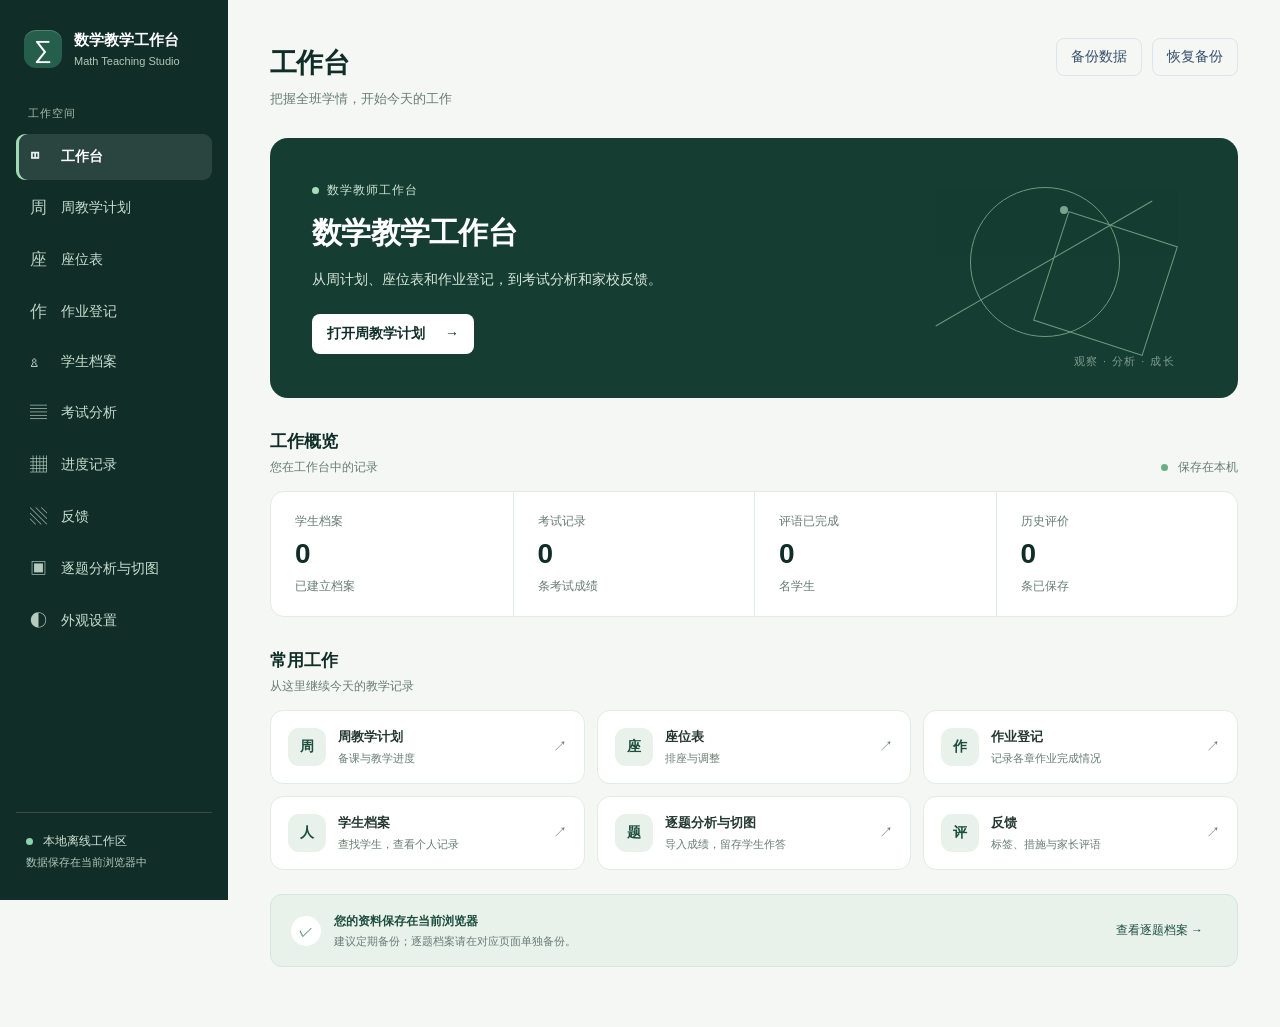
<file: index.html>
<!doctype html>
<html lang="zh-CN">
<head>
  <meta charset="utf-8">
  <meta name="viewport" content="width=device-width,initial-scale=1">
  <title>数学教学工作台 · Math Teaching Studio</title>
  <link rel="stylesheet" href="style.css?v=feedback-draft-1">
  <link rel="stylesheet" href="appearance.css">
  <link rel="stylesheet" href="answer-review.css?v=3">
  <link rel="stylesheet" href="student-category.css">
  <link rel="stylesheet" href="teaching.css">
  <link rel="stylesheet" href="progress.css">
</head>
<body>
  <aside class="sidebar">
    <div class="brand"><span class="brandmark">∑</span><div><b>数学教学工作台</b><small>Math Teaching Studio</small></div></div>
    <div class="navlabel">工作空间</div>
    <nav id="nav" aria-label="工作空间"></nav>
    <div class="sidefoot"><span class="status-dot"></span> 本地离线工作区<small>数据保存在当前浏览器中</small></div>
  </aside>
  <main>
    <header>
      <div><h1 id="title"></h1><p id="subtitle"></p></div>
      <div class="head-actions"><button class="ghost" id="backup">备份数据</button><button class="ghost" id="restore">恢复备份</button></div>
    </header>
    <div id="content"></div>
    <section id="teaching-module" class="teaching-module" aria-labelledby="title" hidden>
      <div class="teaching-tools">
        <p>教学记录可在本页单独备份。</p>
        <button type="button" class="ghost smallbtn" id="teaching-sync" disabled>同步学生档案名单</button>
      </div>
      <div id="teaching-frame-slot"></div>
    </section>
  </main>
  <div id="toast" role="status"></div>
  <input id="file" type="file" hidden>
  <script src="jszip.min.js"></script>
  <script src="pdf-worker-local.js"></script>
  <script src="pdf-local.js"></script>
  <script src="core.js"></script>
  <script src="excel.js"></script>
  <script src="app.js"></script>
  <script src="feedback-writing.js?v=feedback-draft-1"></script>
  <script src="feedback-exam.js?v=qualitative-1"></script>
  <script src="feedback-draft.js?v=qualitative-1"></script>
  <script src="platform.js?v=feedback-draft-1"></script>
  <script src="score-studio.js?v=feedback-classes-1"></script>
  <script src="appearance.js"></script>
  <script src="unified.js?v=feedback-draft-1"></script>
  <script src="tag-tools.js?v=feedback-draft-1"></script>
  <script src="observation-presets.js"></script>
  <script src="student-material.js"></script>
  <script src="three-class-ranking.js"></script>
  <script src="question-import.js"></script>
  <script src="ig3-alice.js"></script>
  <script src="class-analysis.js?v=admin-filter-1"></script>
  <script src="question-editor.js"></script>
  <script src="quick-mark.js"></script>
  <script src="ig1-month.js?v=ig1-midterm-1"></script>
  <script src="matrix-sort.js?v=ig1-midterm-1"></script>
  <script src="batch-mark-core.js"></script>
  <script src="batch-mark.js?v=admin-filter-1"></script>
  <script src="question-review.js?v=2"></script>
  <script src="student-category.js"></script>
  <script src="exam-category.js"></script>
  <script src="teaching.js"></script>
  <script src="progress-contacts.js"></script>
  <script src="progress-questions.js"></script>
  <script src="progress-profile.js"></script>
  <script src="progress.js"></script>
</body>
</html>
</file>
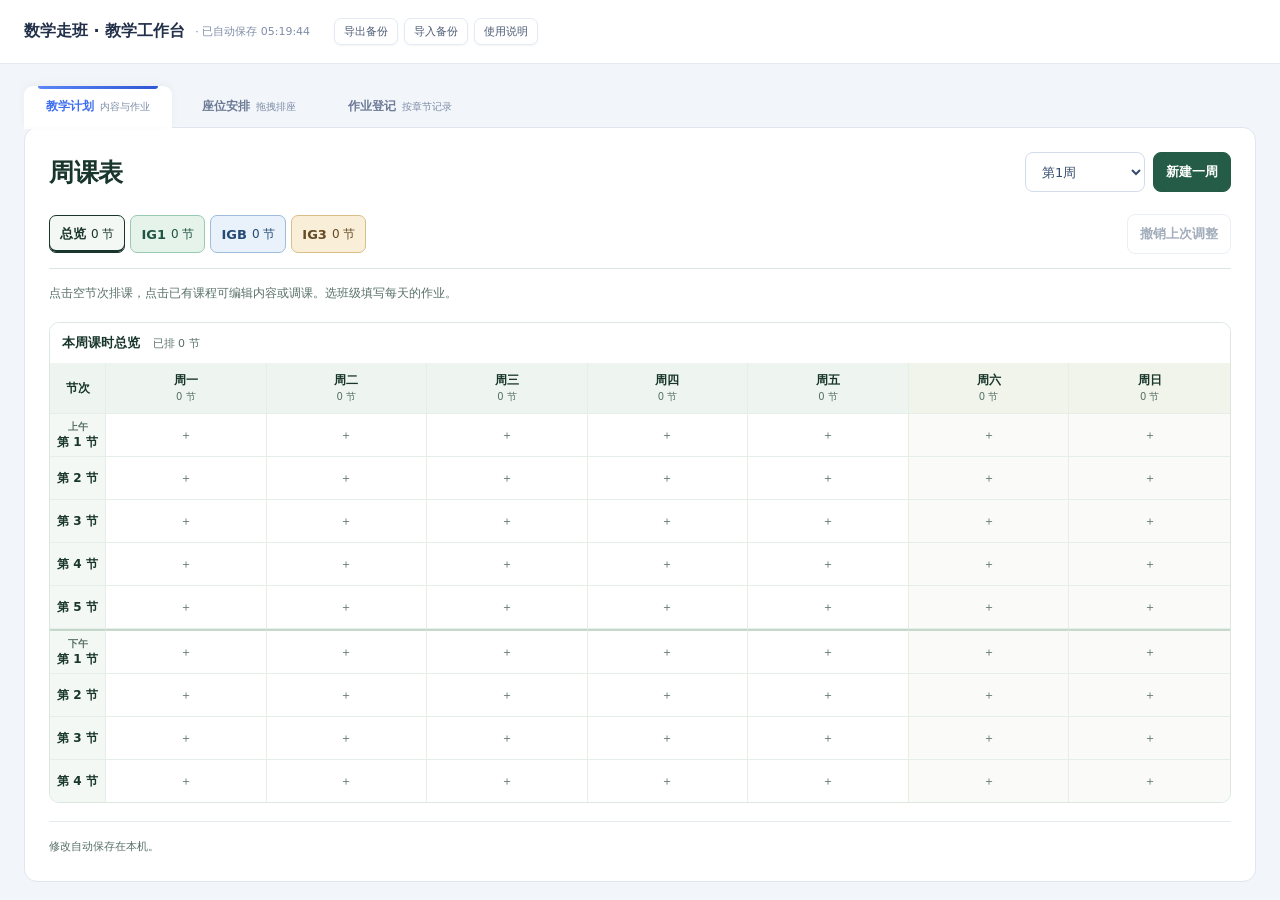
<file: teaching-workspace.html>
<!DOCTYPE html>
<html lang="zh-CN">
<head>
<meta charset="UTF-8">
<meta name="viewport" content="width=device-width, initial-scale=1.0">
<title>数学走班教学工作台 · IGB / IG1 / IG3</title>
<style>

  :root{
    --bg:#eef1f8; --bg2:#e9eef9;
    --card:#ffffff;
    --line:#e4e9f3; --line-soft:#eef1f7; --line-strong:#d3dcec;
    --txt:#22304a; --muted:#7e8da8; --faint:#aab6c9;
    --pri:#3e6df0; --pri-d:#2c51cf; --pri-bg:#eaf1ff; --pri-bd:#cdddfe;
    --green:#0f9d5c; --green-bg:#e5f7ee; --green-bd:#bce8d1;
    --red:#e0454f; --red-bg:#fdecee; --red-bd:#f6c7cb;
    --orange:#d5850a; --orange-bg:#fcf2dd; --orange-bd:#f1d8a0;
    --gray:#67758f; --gray-bg:#eef1f6; --gray-bd:#d8deea;
    --hi-bg:#fde9d5; --hi-bd:#f6c9a0; --hi-tx:#b2590f;
    --lo-bg:#dceafc; --lo-bd:#b3d1f5; --lo-tx:#2e6fc0;
    --shadow-sm:0 1px 2px rgba(24,39,74,.05);
    --shadow-md:0 2px 6px rgba(24,39,74,.05), 0 14px 30px -20px rgba(24,39,74,.22);
    --radius:14px;
  }
  *{box-sizing:border-box; margin:0; padding:0;}
  html,body{height:100%;}
  body{
    font-family:"Microsoft YaHei","PingFang SC",system-ui,-apple-system,sans-serif;
    background:linear-gradient(180deg,var(--bg) 0%,var(--bg2) 70%, #e4eaf6 100%);
    background-attachment:fixed;
    color:var(--txt); font-size:14px; -webkit-font-smoothing:antialiased;
  }
  button{font-family:inherit; cursor:pointer; border:none; background:none; color:inherit;}
  input{font-family:inherit;}
  ::-webkit-scrollbar{height:11px; width:11px;}
  ::-webkit-scrollbar-thumb{background:#c6cfdf; border-radius:8px; border:3px solid transparent; background-clip:content-box;}
  ::-webkit-scrollbar-thumb:hover{background:#aeb9cf; border:3px solid transparent; background-clip:content-box;}
  ::-webkit-scrollbar-track{background:transparent;}

  /* ---------- 顶栏 ---------- */
  header.topbar{
    background:rgba(255,255,255,.86); backdrop-filter:blur(8px);
    border-bottom:1px solid var(--line);
    padding:0 18px; height:58px; display:flex; align-items:center; gap:20px;
    position:sticky; top:0; z-index:50;
  }
  .brand{font-size:15px; font-weight:800; letter-spacing:.3px; white-space:nowrap;
    display:flex; align-items:center; gap:9px; color:#22304a;}
  .brand .logo{
    width:27px; height:27px; border-radius:8px; flex:none;
    background:linear-gradient(135deg,#5b86f6,#2e56d6); color:#fff;
    display:inline-flex; align-items:center; justify-content:center;
    font-size:14px; font-weight:800; box-shadow:0 3px 8px -2px rgba(46,86,214,.55);
  }
  .brand small{color:var(--muted); font-weight:400; font-size:11px; margin-left:4px; letter-spacing:0;}
  .class-nav{display:flex; gap:8px; flex:1;}
  .cls-btn{
    border:1px solid var(--line); background:#fff; border-radius:10px; padding:6px 15px;
    font-size:13px; font-weight:600; color:#46536b; display:inline-flex; align-items:center; gap:8px;
    box-shadow:var(--shadow-sm); transition:.16s;
  }
  .cls-btn:hover{border-color:#b9ccfa; color:var(--pri); transform:translateY(-1px);}
  .cls-btn.on{
    background:linear-gradient(135deg,#4a76f2,#2e56d6); color:#fff; border-color:transparent;
    box-shadow:0 5px 14px -4px rgba(46,86,214,.55);
  }
  .cls-btn .n{font-size:11px; font-weight:600; opacity:.8;
    background:rgba(120,140,180,.14); padding:1px 7px; border-radius:20px;}
  .cls-btn.on .n{background:rgba(255,255,255,.22);}
  .top-acts{display:flex; gap:8px; align-items:center;}
  .mini-btn{
    border:1px solid var(--line); background:#fff; padding:6px 12px; border-radius:9px;
    font-size:12px; color:#4b5a73; box-shadow:var(--shadow-sm); transition:.15s;
  }
  .mini-btn:hover{border-color:var(--pri); color:var(--pri); transform:translateY(-1px);}
  .save-dot{font-size:11px; color:var(--muted); white-space:nowrap;}

  /* ---------- 视图切换 ---------- */
  .view-bar{max-width:1380px; margin:0 auto; padding:16px 18px 0; display:flex; gap:6px;}
  .view-tab{
    padding:9px 20px; border-radius:12px 12px 0 0; font-size:14px; font-weight:700;
    color:#6b7a95; display:inline-flex; align-items:center; gap:7px;
    background:transparent; transition:.15s; position:relative;
  }
  .view-tab:hover{background:rgba(255,255,255,.7); color:var(--pri);}
  .view-tab small{font-weight:400; color:var(--muted); font-size:11px;}
  .view-tab.on{background:#fff; color:var(--pri);
    box-shadow:0 -2px 8px rgba(24,39,74,.04), 0 2px 0 0 #fff;}
  .view-tab.on::before{content:""; position:absolute; top:0; left:14px; right:14px; height:3px;
    border-radius:0 0 4px 4px; background:linear-gradient(90deg,#5b86f6,#2e56d6);}

  /* ---------- 主体 ---------- */
  main{max-width:1380px; margin:0 auto; padding:0 18px 40px;}
  .page-card{background:var(--card); border-radius:var(--radius);
    box-shadow:var(--shadow-md); margin-top:0; overflow:hidden;
    border:1px solid rgba(255,255,255,.7);}

  /* ================= 座位 ================= */
  .seat-wrap{display:flex; gap:16px; padding:16px; align-items:flex-start;}
  .pool-col{width:252px; flex:none; background:linear-gradient(180deg,#fafcff,#f5f8fe);
    border:1px solid var(--line); border-radius:14px; padding:13px;
    position:sticky; top:72px; box-shadow:var(--shadow-sm);}
  .pool-title{font-weight:800; margin-bottom:2px; font-size:14px;
    display:flex; justify-content:space-between; align-items:baseline;}
  .pool-title span{color:var(--muted); font-size:11px; font-weight:500;}
  .pool-sub{font-size:12px; color:var(--muted); margin-bottom:9px; line-height:1.5;}
  .add-row{display:flex; gap:6px; margin-bottom:10px;}
  .add-row input{
    flex:1; border:1px solid var(--line); border-radius:9px; padding:6px 9px; font-size:12px;
    min-width:0; background:#fff; transition:.15s; outline:none;
  }
  .add-row input:focus{border-color:var(--pri); box-shadow:0 0 0 3px rgba(62,109,240,.12);}
  .add-row button{border-radius:9px; padding:5px 12px; background:var(--pri-bg);
    color:var(--pri); border:1px solid var(--pri-bd); font-size:12px; font-weight:700; transition:.15s;}
  .add-row button:hover{background:#dbe8ff;}
  .pool-list{display:flex; flex-direction:column; gap:5px; max-height:56vh; overflow:auto; padding-right:2px;}
  .chip{
    display:flex; align-items:center; gap:7px; padding:5px 9px; border-radius:10px; background:#fff;
    border:1px solid var(--line); cursor:grab; user-select:none; font-size:13px;
    transition:.15s; box-shadow:var(--shadow-sm);
  }
  .chip:hover{border-color:#b9ccfa; transform:translateY(-1px); box-shadow:var(--shadow-md);}
  .chip:active{cursor:grabbing;}
  .chip.sel{border-color:var(--pri); background:var(--pri-bg); box-shadow:0 0 0 3px rgba(62,109,240,.16);}
  .chip.dragging{opacity:.45;}
  .pool-chip .nm{flex:1; min-width:0; overflow:hidden; text-overflow:ellipsis; white-space:nowrap; font-weight:600;}
  .pool-chip .rm{color:#b9c3d4; font-size:12px; padding:0 3px; visibility:hidden; border-radius:6px;}
  .pool-chip:hover .rm{visibility:visible;}
  .pool-chip .rm:hover{color:var(--red); background:var(--red-bg);}
  .chip .tag{
    font-size:10px; color:#5b6b88; background:#eef2f8; border-radius:6px;
    padding:0 5px; line-height:16px; flex:none; font-weight:600;
  }
  .pool-tools{margin-top:10px; display:flex; flex-direction:column; gap:6px;}
  .pool-tools button{
    border:1px solid var(--line); border-radius:9px; padding:7px; font-size:12px; font-weight:600;
    background:#fff; color:#4b5a73; transition:.15s;
  }
  .pool-tools button:hover{border-color:var(--pri); color:var(--pri); background:var(--pri-bg);}
  .pool-hint{font-size:11px; color:#a3b0c5; margin-top:9px; line-height:1.7;}
  .pool-target{border:1.5px dashed #c9d5ea; border-radius:10px; min-height:48px; display:none;}
  .pool-target.over{background:#f4f8ff; border-color:var(--pri);}

  .stage-col{flex:1; min-width:0;}
  .stage-toolbar{
    display:flex; align-items:center; gap:16px; flex-wrap:wrap; padding:11px 16px;
    background:linear-gradient(180deg,#fbfdff,#f4f7fd); border-bottom:1px solid var(--line);
  }
  .stage-toolbar .grp{display:flex; align-items:center; gap:7px; font-size:12px; color:#5a6a86; font-weight:600;}
  .num-ctl{display:inline-flex; align-items:center; border:1px solid var(--line);
    border-radius:9px; overflow:hidden; background:#fff; box-shadow:var(--shadow-sm);}
  .num-ctl button{width:25px; height:25px; line-height:1; font-size:15px; color:#5a6a86; transition:.12s;}
  .num-ctl button:hover{background:var(--pri-bg); color:var(--pri);}
  .num-ctl b{min-width:32px; text-align:center; font-size:13px;}
  .toolbar-note{font-size:12px; color:#8fa0b8;}
  .chk{display:flex; align-items:center; gap:6px; cursor:pointer; user-select:none; font-size:13px; color:#46536b;}
  .chk input{accent-color:var(--pri); width:15px; height:15px; cursor:pointer;}
  .chk.locked-tip{color:var(--pri); font-weight:600;}

  .stage-body{background:
      radial-gradient(1000px 300px at 50% -80px, rgba(62,109,240,.06), transparent),
      linear-gradient(180deg,#fbfdff, #f2f6fc);
    padding:20px 18px; border-radius:0 0 var(--radius) var(--radius);}
  .lectern{
    width:340px; max-width:80%; margin:0 auto 22px; text-align:center; font-size:12px; color:#7c8ba7;
    border:1px solid var(--pri-bd); background:linear-gradient(180deg,#eef4ff,#e6eefd);
    border-radius:12px; padding:7px; letter-spacing:12px; font-weight:700;
    box-shadow:inset 0 1px 0 #fff, var(--shadow-sm);
  }
  .seat-grid{display:flex; flex-direction:column; gap:12px; align-items:center;}
  .seat-row{display:flex; gap:12px; justify-content:center;}
  .seat{
    width:100px; height:74px; border-radius:13px; background:#fff;
    border:1.5px solid #dbe3f0; box-shadow:var(--shadow-sm);
    display:flex; align-items:center; justify-content:center; cursor:pointer; position:relative;
    transition:transform .13s, box-shadow .13s, border-color .13s;
  }
  .seat:hover{transform:translateY(-2px); border-color:var(--pri);
    box-shadow:0 8px 18px -10px rgba(62,109,240,.45);}
  .seat .av{width:26px; height:26px; font-size:12px;}
  .seat .seat-inner{font-size:13px; font-weight:600; color:#33425c; text-align:center;
    padding:3px 4px; line-height:1.3; max-width:100%; display:flex; flex-direction:column;
    align-items:center; gap:2px;}
  .seat .snm{font-size:13px; font-weight:700; line-height:1.15;}
  .seat .seat-tag{font-size:9px; color:#8fa0b8; font-weight:500; line-height:1.1;}
  .seat:hover{border-color:#a9c0f5;}
  .seat.empty{border-style:dashed; border-color:#cdd8ea; background:rgba(255,255,255,.5);}
  .seat.empty .seat-inner{color:#aeb9cc; font-weight:400;}
/* 座位整块可拖动；点选后再点目标座位也可换座。 */
.seat[draggable="true"]{cursor:grab;user-select:none}
.seat[draggable="true"]:active{cursor:grabbing}
.seat.sel{outline:3px solid #4268ed;outline-offset:3px;box-shadow:0 0 0 6px #4268ed26}
.seat.dragging{opacity:.45}
  .seat.dropover{border-color:var(--pri); background:var(--pri-bg); transform:scale(1.04);}
  .seat .del{
    position:absolute; top:-7px; right:-7px; width:18px; height:18px; line-height:16px; text-align:center;
    background:#fff; border:1px solid var(--line-strong); border-radius:50%; color:#9aa8bf;
    font-size:11px; opacity:0; transition:.12s; box-shadow:var(--shadow-sm);
  }
  .seat:hover .del{opacity:1;}
  .seat .del:hover{background:var(--red); border-color:var(--red); color:#fff;}
  .seat-num{position:absolute; left:6px; top:4px; font-size:9px; color:#b7c2d6; font-weight:600;}
  .empty-seat-dots{display:flex; gap:3px;}
  .empty-seat-dots i{width:5px;height:5px;border-radius:50%;background:#cfd8e8;}

  /* ---------- 成绩徽章 / 成绩锁 / 班级图例 ---------- */
  .scb{
    display:inline-flex; align-items:center; font-size:10px; font-weight:800; line-height:15px;
    padding:0 5px; border-radius:8px; flex:none; vertical-align:1px; letter-spacing:.3px;
  }
  .pool-chip .scb{margin-left:auto;}
  .score-toggle{
    border:1px solid var(--orange-bd); background:var(--orange-bg); color:var(--orange);
    border-radius:9px; padding:5px 11px; font-size:12px; font-weight:700; white-space:nowrap;
    transition:.15s; box-shadow:var(--shadow-sm);
  }
  .score-toggle:hover{transform:translateY(-1px); filter:brightness(.97);}
  .score-toggle.on{
    border-color:var(--green-bd); background:var(--green-bg); color:var(--green);
  }
  .cls-legend{
    display:flex; align-items:center; justify-content:center; gap:7px; flex-wrap:wrap;
    margin-top:16px; padding-top:12px; border-top:1px dashed var(--line);
  }
  .cls-legend .lg-t{font-size:11px; color:#8fa0b8; font-weight:700;}
  .cls-legend .lg-chip{
    font-size:11px; font-weight:800; border-radius:14px; padding:1px 9px; line-height:18px;
  }
  .cls-legend .lg-note{font-size:11px; color:#a3b0c5; margin-left:6px;}

  /* ---------- 头像 ---------- */
  .av{
    width:22px; height:22px; border-radius:50%; flex:none; color:#fff;
    display:inline-flex; align-items:center; justify-content:center;
    font-size:11px; font-weight:700; line-height:1; letter-spacing:0;
    box-shadow:inset 0 -1px 0 rgba(0,0,0,.14);
  }

  /* ================= 作业 ================= */
  .hw-wrap{padding:16px;}
  .hw-toolbar{display:flex; gap:14px; align-items:center; flex-wrap:wrap; margin-bottom:10px;}
  .palette{
    display:flex; gap:5px; align-items:center; flex-wrap:wrap;
    background:#f4f7fc; border:1px solid var(--line); padding:6px 8px; border-radius:12px;
  }
  .palette .lbl{font-size:12px; color:#7d8ca6; font-weight:600; margin-right:3px;}
  .p-btn{
    border:1px solid transparent; background:#fff; border-radius:8px; padding:5px 9px;
    font-size:12px; display:inline-flex; align-items:center; gap:5px; color:#46536b;
    box-shadow:var(--shadow-sm); transition:.12s; font-weight:600;
  }
  .p-btn b{font-size:13px; line-height:1;}
  .p-btn:hover{transform:translateY(-1px);}
  .p-btn.on{box-shadow:0 0 0 2px #fff, 0 0 0 4px rgba(62,109,240,.35); border-color:var(--pri); color:var(--pri);}
  .p-div{width:1px; height:22px; background:var(--line); margin:0 5px;}
  .p-btn.done b{color:var(--green);}
  .p-btn.miss b{color:var(--red);}
  .p-btn.late b{color:var(--orange);}
  .p-btn.leave b{color:var(--gray);}
  .p-btn.hi b{color:var(--hi-tx);}
  .p-btn.lo b{color:var(--lo-tx);}
  .hw-btn{
    border:1px solid var(--pri-bd); color:var(--pri); background:var(--pri-bg);
    border-radius:9px; padding:6px 13px; font-size:12px; font-weight:700; white-space:nowrap;
    transition:.15s; display:inline-flex; align-items:center; gap:5px;
  }
  .hw-btn:hover{background:#dce9ff; transform:translateY(-1px); box-shadow:var(--shadow-sm);}
  .hw-hint{font-size:12px; color:#97a5bb; line-height:1.6; margin-bottom:10px;}

  /* ---------- 概览条 ---------- */
  .ov{
    display:flex; flex-wrap:wrap; align-items:center; gap:8px 20px;
    background:linear-gradient(180deg,#ffffff,#f8fafd);
    border:1px solid var(--line); border-radius:13px; padding:11px 14px; margin-bottom:12px;
    box-shadow:var(--shadow-sm);
  }
  .ov-hd{display:flex; align-items:center; gap:9px; flex:none;}
  .ov-tag{
    font-size:11px; font-weight:700; color:var(--pri); background:var(--pri-bg);
    border:1px solid var(--pri-bd); padding:2px 8px; border-radius:20px; letter-spacing:.5px;
  }
  .ov-week{font-size:15px; font-weight:800; color:#22304a;}
  .ov-idle{color:#a3b0c5; font-size:13px; flex:1;}
  .ov-g{display:flex; flex-direction:column; gap:3px; min-width:170px; flex:1 1 170px;}
  .ov-gt{display:flex; justify-content:space-between; font-size:12px; color:#7e8da8; font-weight:600;}
  .ov-gt b{font-size:14px; color:#22304a;}
  .ov-pct{color:var(--pri);}
  .bar{height:7px; border-radius:5px; background:rgba(70,83,107,.09); overflow:hidden;}
  .bar i{display:block; height:100%; width:0; border-radius:5px;
    background:linear-gradient(90deg,#7ba3f8,#3e6df0); transition:width .4s;}
  .bar i.ok{background:linear-gradient(90deg,#3dd68c,#0f9d5c);}
  .bar i.mid{background:linear-gradient(90deg,#ffd166,#ef9f1f);}
  .bar i.low{background:linear-gradient(90deg,#ff8f97,#e0454f);}
  .ov-st{display:flex; gap:6px; flex-wrap:wrap; flex:none;}
  .ov-k{font-size:12px; font-weight:700; padding:3px 9px; border-radius:20px; line-height:1.5;}
  .ov-k b{font-size:12px;}
  .ov-k.d{background:var(--green-bg); color:var(--green); border:1px solid var(--green-bd);}
  .ov-k.x{background:var(--red-bg); color:var(--red); border:1px solid var(--red-bd);}
  .ov-k.p{background:var(--orange-bg); color:var(--orange); border:1px solid var(--orange-bd);}
  .ov-k.l{background:var(--gray-bg); color:var(--gray); border:1px solid var(--gray-bd);}
  .ov-need{display:flex; align-items:flex-start; gap:7px; flex:1 1 240px; min-width:0;}
  .ov-nt{font-size:11px; color:#b2590f; background:#fdece2; border:1px solid #f6cdb4;
    padding:2px 7px; border-radius:20px; font-weight:700; flex:none; margin-top:2px;}
  .ov-chips{display:flex; gap:5px; flex-wrap:wrap; min-width:0;}
  .stu-chip{
    font-size:12px; font-weight:700; border-radius:20px; padding:2px 10px; line-height:20px;
    display:inline-flex; align-items:center; gap:4px; transition:.12s; border:1px solid transparent;
  }
  .stu-chip.miss{background:#fff; color:var(--red); border-color:var(--red-bd);}
  .stu-chip.late{background:#fff; color:var(--orange); border-color:var(--orange-bd);}
  .stu-chip:hover{transform:translateY(-1px); box-shadow:var(--shadow-sm); background:#fff;}
  .stu-chip.miss:hover{border-color:var(--red);}
  .stu-chip.late:hover{border-color:var(--orange);}
  .ov-all{font-size:13px; font-weight:700; color:var(--green); background:var(--green-bg);
    border:1px solid var(--green-bd); padding:5px 13px; border-radius:20px; flex:none;}
  .ov-acts{display:flex; gap:6px; flex:none; margin-left:auto;}
  .ov-btn{
    border:1px solid var(--line); background:#fff; border-radius:9px; padding:6px 12px;
    font-size:12px; font-weight:700; color:#5a6a86; transition:.15s; white-space:nowrap;
    box-shadow:var(--shadow-sm);
  }
  .ov-btn:hover{border-color:var(--pri); color:var(--pri);}
  .ov-btn.pri{background:linear-gradient(135deg,#4a76f2,#2e56d6); color:#fff; border-color:transparent;}
  .ov-btn.pri:hover{box-shadow:0 5px 12px -3px rgba(46,86,214,.5);}

  /* ---------- 作业表格 ---------- */
  .tbl-box{overflow:auto; border:1px solid var(--line); border-radius:13px;
    max-height:66vh; background:#fff; box-shadow:var(--shadow-sm);}
  table.hw{border-collapse:separate; border-spacing:0; min-width:100%;}
  table.hw th, table.hw td{border-bottom:1px solid var(--line-soft); border-right:1px solid var(--line-soft);}
  table.hw tbody tr:last-child td{border-bottom:none;}
  table.hw thead th{position:sticky; top:0; z-index:5; font-weight:700; font-size:12px; color:#46536b;
    background:linear-gradient(180deg,#f8fafe,#eef2fa); border-bottom:1px solid var(--line);}
  .th-stu{position:sticky; left:0; z-index:10; background:linear-gradient(180deg,#f8fafe,#eef2fa) !important;
    text-align:center; font-size:13px; min-width:74px;}
  th.week{min-width:112px; text-align:center; padding:8px 5px 6px; position:relative;}
  th.week .wl{display:inline-block; max-width:84px; overflow:hidden; text-overflow:ellipsis;
    white-space:nowrap; font-size:13px; font-weight:800;}
  th.week .menu{
    position:absolute; right:4px; top:5px; width:19px; height:19px; line-height:16px;
    border-radius:6px; color:#9aa8bf; font-size:13px; opacity:0; transition:.12s;
  }
  th.week:hover .menu{opacity:1;}
  th.week .menu:hover{background:#e0e8f8; color:var(--pri);}
  th.week .cnt{font-weight:500; font-size:10px; color:#8fa0b8; margin-top:3px; line-height:1.4;
    display:block; letter-spacing:.2px;}
  th.week .wkbar{display:block; height:5px; border-radius:3px; margin:5px 6px 0;
    background:rgba(70,83,107,.09); overflow:hidden;}
  th.week .wkbar i{display:block; height:100%; width:0; border-radius:3px;
    background:linear-gradient(90deg,#7ba3f8,#3e6df0);}
  th.week .wkbar i.full{background:linear-gradient(90deg,#3dd68c,#0f9d5c);}
  th.week .wkbar i.ok{background:linear-gradient(90deg,#7ba3f8,#3e6df0);}
  th.week .wkbar i.mid{background:linear-gradient(90deg,#ffd166,#ef9f1f);}
  th.week .wkbar i.low{background:linear-gradient(90deg,#ff8f97,#e0454f);}
  th.week.last .wl{color:var(--pri);}
  th.week.last::before{content:""; position:absolute; left:6px; right:6px; top:0; height:3px;
    border-radius:0 0 4px 4px; background:linear-gradient(90deg,#5b86f6,#2e56d6);}
  @keyframes wkflash{0%,50%{background:var(--pri-bg);}100%{background:transparent;}}
  th.week.flash{animation:wkflash 1s ease 1;}
  /* ---- 两级表头：第一行周汇总（固定高，第二行天表头吸顶错开） ---- */
  thead tr:first-child th.week{height:42px; box-sizing:border-box; padding:4px 5px; top:0; z-index:6;}
  thead tr:first-child th.th-stu{top:0; z-index:11; height:42px;}
  thead tr:nth-child(2) th.day{top:42px;}
  th.day{min-width:88px; text-align:center; padding:4px 4px 4px; position:relative;
    background:linear-gradient(180deg,#f6f9ff,#edf2fb);}
  th.day .dl{display:inline-block; font-size:12px; font-weight:800; color:#46536b; cursor:text;}
  th.day .dl:hover{color:var(--pri);}
  th.day .menu{
    position:absolute; right:3px; top:3px; width:17px; height:17px; line-height:15px;
    border-radius:5px; color:#9aa8bf; font-size:12px; opacity:0; transition:.12s;
  }
  th.day:hover .menu{opacity:1;}
  th.day .menu:hover{background:#e0e8f8; color:var(--pri);}
  th.day .dcnt{display:block; font-size:10px; color:#8fa0b8; margin-top:1px; line-height:1.3; font-weight:600;}
  th.day .wkbar{display:block; height:4px; border-radius:3px; margin:3px 6px 1px;
    background:rgba(70,83,107,.09); overflow:hidden;}
  th.day .wkbar i{display:block; height:100%; width:0; border-radius:3px;
    background:linear-gradient(90deg,#7ba3f8,#3e6df0);}
  th.day .wkbar i.full{background:linear-gradient(90deg,#3dd68c,#0f9d5c);}
  th.day .wkbar i.low{background:linear-gradient(90deg,#ff8f97,#e0454f);}
  th.day.last .dl{color:var(--pri);}
  th.day.last::before{content:""; position:absolute; left:5px; right:5px; top:0; height:3px;
    border-radius:0 0 4px 4px; background:linear-gradient(90deg,#5b86f6,#2e56d6);}
  th.day.flash{animation:wkflash 1s ease 1;}
  td.rc{position:relative; height:46px; min-width:82px; cursor:pointer; text-align:center;
    vertical-align:middle; user-select:none; transition:background .1s; font-size:15px;}
  td.rc:hover{background:#f2f6ff; box-shadow:inset 0 0 0 1px rgba(62,109,240,.22);}
  .cell-mark{display:inline-block; min-width:30px; font-size:15px; font-weight:800;
    line-height:24px; border-radius:9px; padding:0 5px; letter-spacing:0;}
  .mark-done{background:var(--green-bg); color:var(--green); border:1px solid var(--green-bd);}
  .mark-miss{background:var(--red-bg); color:var(--red); border:1px solid var(--red-bd);}
  .mark-late{background:var(--orange-bg); color:var(--orange); border:1px solid var(--orange-bd);}
  .mark-leave{background:var(--gray-bg); color:var(--gray); border:1px solid var(--gray-bd);}
  .cell-empty{color:#cfd8e6; font-weight:600;}
  .q-badge{position:absolute; top:3px; right:4px; font-size:9px; line-height:14px;
    padding:0 5px; border-radius:7px; font-weight:800; box-shadow:var(--shadow-sm);}
  .q-hi{background:var(--hi-bg); color:var(--hi-tx); border:1px solid var(--hi-bd);}
  .q-lo{background:var(--lo-bg); color:var(--lo-tx); border:1px solid var(--lo-bd);}
  td.rname{position:sticky; left:0; background:#fff; z-index:4; min-width:188px;
    padding:6px 10px; cursor:default; text-align:left; white-space:nowrap;}
  tr:hover td.rname{background:#f4f7fd;}
  td.rname .nml{display:inline-flex; flex-direction:column; gap:1px; vertical-align:middle;
    margin-left:7px; max-width:calc(100% - 58px); min-width:0;}
  td.rname .nm{font-weight:700; font-size:13px; overflow:hidden; text-overflow:ellipsis; white-space:nowrap;}
  td.rname .meta{display:flex; gap:4px; align-items:center; line-height:1;}
  .rstat{font-size:10px; padding:0 6px; border-radius:5px; line-height:16px; font-weight:800;
    display:inline-block; letter-spacing:.2px;}
  .rstat.x{background:var(--red-bg); color:var(--red);}
  .rstat.p{background:var(--orange-bg); color:var(--orange);}
  .rstat.hi{background:var(--hi-bg); color:var(--hi-tx);}
  .rname .del{visibility:hidden; font-size:11px; color:#b9c3d4; float:right; line-height:24px;
    border-radius:6px; padding:0 4px;}
  tr:hover td.rname .del{visibility:visible;}
  .rname .del:hover{color:var(--red); background:var(--red-bg);}
  tr:hover td{background:#f6f9ff;}
  @keyframes rowflash{0%,45%{background:#fff0c2;}100%{background:transparent;}}
  tr.rowflash td{animation:rowflash 1.8s ease 1;}

  /* 行头部第一格（角） */
  th.corner{position:sticky; left:0; top:0; z-index:15; min-width:74px;
    background:linear-gradient(180deg,#f8fafe,#eef2fa) !important;}

  /* 图例 */
  .legend-row{display:flex; gap:6px 18px; flex-wrap:wrap; margin-top:11px; font-size:12px; color:#5a6a86;}
  .legend-row .lg{display:flex; align-items:center; gap:6px; font-weight:600;}
  .legend-row .cell-mark{min-width:20px; line-height:20px; font-size:12px; padding:0 4px; border-radius:6px;}
  .legend-row .q-badge{position:static; line-height:16px; font-size:10px;}

  /* ---------- 右键菜单 / 下拉 ---------- */
  .menu-pop{
    position:fixed; background:#fff; border:1px solid var(--line); border-radius:12px;
    box-shadow:0 10px 32px rgba(16,30,70,.18); min-width:150px; z-index:200; padding:6px;
    display:none; animation:popin .12s ease;
  }
  @keyframes popin{from{opacity:0; transform:scale(.97) translateY(-2px);} to{opacity:1; transform:none;}}
  .menu-pop .mi{padding:7px 10px; border-radius:8px; font-size:13px; color:#35445d;
    display:flex; justify-content:space-between; gap:14px; align-items:center; transition:.1s; cursor:pointer;}
  .menu-pop .mi:hover{background:#eef4ff; color:var(--pri);}
  .menu-pop .sep{height:1px; background:var(--line-soft); margin:5px 8px;}
  .menu-pop .tt{font-size:11px; color:#8fa0b8; padding:3px 10px 5px; font-weight:700; letter-spacing:.3px;}

  /* ---------- 遮罩帮助 ---------- */
  .mask{position:fixed; inset:0; background:rgba(18,30,60,.46); backdrop-filter:blur(3px);
    z-index:300; display:none; align-items:center; justify-content:center;}
  .mask.show{display:flex;}
  .dialog{background:#fff; border-radius:18px; width:660px; max-width:92vw; max-height:84vh;
    overflow:auto; padding:22px 26px; box-shadow:0 24px 60px -18px rgba(10,20,50,.5); animation:popin .16s ease;}
  .dialog h3{margin-bottom:12px; font-size:17px; display:flex; align-items:center; gap:8px;}
  .dialog .sect{margin:13px 0;}
  .dialog .sect h4{font-size:14px; margin-bottom:5px; color:var(--pri);
    padding-left:9px; border-left:3px solid var(--pri); line-height:1.3;}
  .dialog .sect li{margin-left:19px; line-height:2; font-size:13px; color:#3d4c66;}
  .dialog .kbd{background:#f0f3f9; border:1px solid #dde4ef; border-radius:5px; padding:0 6px;
    font-size:12px; color:#5a6a86;}
  .dialog .close{margin-top:14px; width:100%; background:linear-gradient(135deg,#4a76f2,#2e56d6);
    color:#fff; padding:10px; border-radius:11px; font-weight:700; font-size:14px; transition:.15s;}
  .dialog .close:hover{box-shadow:0 6px 16px -6px rgba(46,86,214,.6); transform:translateY(-1px);}

  #toast{
    position:fixed; left:50%; bottom:28px; transform:translateX(-50%) translateY(16px);
    background:#22304a; color:#fff; padding:9px 20px; border-radius:24px; font-size:13px;
    opacity:0; transition:.22s; z-index:400; pointer-events:none; font-weight:600;
    box-shadow:0 10px 26px -6px rgba(10,25,60,.4); max-width:86vw;
  }
  #toast.show{opacity:1; transform:translateX(-50%) translateY(0);}

  .empty-tip{color:#a3aec4; font-size:12px; text-align:center; padding:28px;}

.chapter-page{background:#fff;border:1px solid #e3e8f2;border-radius:18px;padding:26px 28px;box-shadow:0 6px 30px #28457206}
.chapter-heading{display:flex;align-items:center;justify-content:space-between;gap:22px;margin-bottom:24px;flex-wrap:wrap}
.chapter-heading h2{font-size:22px;letter-spacing:.02em;margin:0 0 7px;color:#233552}
.chapter-heading p{font-size:13px;color:#8491a7;margin:0}
.chapter-add{display:flex;gap:10px;align-items:center;flex-wrap:wrap}
.chapter-input{box-sizing:border-box;border:1px solid #dce3ee;border-radius:10px;background:#fff;padding:11px 13px;font:inherit;font-size:14px;width:290px;max-width:100%;outline:none}
.chapter-primary{border:0;border-radius:10px;background:#4268ed;color:white;padding:12px 17px;font-size:14px;font-weight:700;cursor:pointer;white-space:nowrap}
.chapter-input:focus{border-color:#4268ed;box-shadow:0 0 0 3px #4268ed16}
.chapter-table-scroll{overflow:auto;max-height:calc(100vh - 290px);min-height:240px;border:1px solid #e1e7f0;border-radius:13px}
.chapter-table{border-collapse:separate;border-spacing:0;table-layout:fixed;min-width:100%;width:max-content;text-align:center;color:#34445e}
.chapter-table th,.chapter-table td{padding:0;border-right:1px solid #edf0f6;border-bottom:1px solid #edf0f6;box-sizing:border-box;width:190px;min-width:190px;max-width:190px}
.chapter-table thead th{position:sticky;top:0;background:#f6f8fc;z-index:2;height:65px}
.chapter-table tr>:first-child{position:sticky;left:0;width:210px;min-width:210px;max-width:210px;background:#fff;z-index:1;border-right:1px solid #dfe6f0}
.chapter-table thead th:first-child{z-index:3;background:#f6f8fc}
.chapter-table tbody tr:hover td,.chapter-table tbody tr:hover th{background:#fafbfe}
.chapter-table tbody tr:last-child>*{border-bottom:0}
.chapter-table tr>:last-child{border-right:0}
.chapter-student-head{font-size:14px;text-align:left;padding-left:20px!important}
.chapter-student-head span{font-size:12px;font-weight:400;color:#8b97ab}
.chapter-title{width:100%;padding:14px 16px;min-height:65px;line-height:1.5;border:0;background:transparent;color:#42536e;font-size:14px;font-weight:700;cursor:pointer;overflow-wrap:anywhere}
.chapter-title span{color:#a0abc0;font-weight:400}
.chapter-title:hover{color:#4268ed;background:#edf2ff}
.chapter-student{display:flex;align-items:center;gap:11px;padding:12px 18px;text-align:left;min-height:65px;box-sizing:border-box}
.chapter-student b{font-size:14px;font-weight:650;display:block}
.chapter-student small{display:block;font-size:11px;color:#8794a9;margin-top:3px;font-weight:400}
.grade-cell{display:block;margin:0;width:100%;min-height:65px;border:0;border-radius:0;background:transparent;cursor:pointer;font-size:19px;font-weight:700;color:#c4cddd;transition:background .12s}
.grade-cell:hover{background:#edf2ff;box-shadow:inset 0 0 0 2px #c9d5ff}
.grade-A{color:#118064;background:#eaf7f1}
.grade-B{color:#4265bb;background:#edf3ff}
.grade-C{color:#ad7428;background:#fff5e7}
.grade-cell:focus-visible,.chapter-title:focus-visible,.chapter-primary:focus-visible,.grade-option:focus-visible,.grade-clear:focus-visible{outline:3px solid #819cff;outline-offset:-3px}
.chapter-footer{display:flex;justify-content:space-between;align-items:center;gap:12px;margin-top:16px;font-size:12px;color:#96a0b2}
.chapter-footer button{background:none;border:0;padding:5px;color:#6b7da2;font-size:12px;cursor:pointer}
.chapter-empty{text-align:center;padding:85px 16px 100px;border:1px dashed #dce4f0;border-radius:14px;background:#fcfdff}
.chapter-empty-symbol{font-size:29px;color:#708cd8;font-weight:750;letter-spacing:12px;margin-bottom:20px}
.chapter-empty-symbol span{color:#97adcF}
.chapter-empty h3{font-size:17px;color:#42536e;margin:0 0 10px}
.chapter-empty p{font-size:13px;color:#98a3b6;margin:0;line-height:1.8}
#menuPop.chapter-picker{position:fixed;width:248px;min-width:0;box-sizing:border-box;padding:14px;border:1px solid #dce4f1;border-radius:14px;box-shadow:0 12px 42px #22335228;background:white;z-index:1100}
.grade-context{font-size:12px;font-weight:650;color:#42536e;white-space:nowrap;overflow:hidden;text-overflow:ellipsis;margin-bottom:12px}
.grade-context span{font-weight:400;color:#8b96aa}
.grade-options{display:flex;gap:8px}
.grade-option{flex:1;font-size:23px;font-weight:750;border:2px solid transparent;border-radius:10px;height:52px;cursor:pointer}
.grade-option:hover,.grade-option[aria-pressed=true]{border-color:currentColor}
.grade-clear{width:100%;border:0;border-radius:7px;background:#f6f8fb;color:#8491a7;margin-top:10px;padding:7px;cursor:pointer;font-size:12px}
.chapter-dialog-actions{display:flex;justify-content:flex-end;gap:12px;margin-top:22px}
.chapter-dialog-actions button{padding:10px 18px;border:0;border-radius:9px;cursor:pointer}
#renameChapterInput{width:100%}
@media(max-width:680px){.chapter-page{padding:18px 12px}.chapter-heading{gap:16px}.chapter-add{width:100%;flex-wrap:nowrap;gap:7px}.chapter-add input{width:100%;min-width:0;flex:1}.chapter-primary{padding:12px 10px;font-size:12px}.chapter-table-scroll{max-height:65vh}.chapter-table tr>:first-child{width:145px;min-width:145px;max-width:145px}.chapter-table th,.chapter-table td{width:150px;min-width:150px;max-width:150px}.chapter-student{padding:10px;gap:7px}.chapter-student .av{width:26px;height:26px;font-size:12px}.chapter-heading p{font-size:12px}}


/* 紧凑显示：仅调整样式，保留全部名单、章节、等级与座位数据。 */
header.topbar{height:44px;padding:0 12px;gap:14px}
.brand{font-size:13px;gap:6px}
.brand small{font-size:10px}
.class-nav{gap:6px}
.cls-btn{font-size:12px;padding:4px 11px;border-radius:8px;gap:6px}
.cls-btn .n{font-size:10px;padding:1px 5px}
.top-acts{gap:6px}
.mini-btn{font-size:11px;padding:5px 9px;border-radius:7px}
.view-bar{max-width:none;padding:8px 12px 0;gap:4px}
.view-tab{padding:7px 15px;font-size:12px;gap:6px;border-radius:9px 9px 0 0}
.view-tab small{font-size:10px}
main{max-width:none;padding:0 12px 10px}
.chapter-page{padding:12px 14px;border-radius:12px}
.chapter-heading{gap:12px;margin-bottom:12px}
.chapter-heading h2{font-size:16px;margin-bottom:3px}
.chapter-heading p{font-size:11px;line-height:1.4}
.chapter-add{gap:7px}
.chapter-add .chapter-input{width:240px;padding:7px 10px;font-size:12px;border-radius:8px}
.chapter-add .chapter-primary{padding:8px 12px;font-size:12px;border-radius:8px}
.chapter-table-scroll{max-height:calc(100vh - 181px);max-height:calc(100dvh - 181px);min-height:180px;border-radius:8px}
.chapter-table th,.chapter-table td{width:118px;min-width:118px;max-width:118px}
.chapter-table tr>:first-child{width:158px;min-width:158px;max-width:158px}
.chapter-table thead th{height:42px}
.chapter-student-head{font-size:12px;padding-left:10px!important}
.chapter-student-head span{font-size:10px}
.chapter-title{min-height:42px;padding:5px 7px;font-size:11px;line-height:1.4}
.chapter-student{min-height:32px;padding:4px 9px;gap:6px}
.chapter-student .av{width:19px;height:19px;min-width:19px;font-size:10px;line-height:19px;border-radius:6px}
.chapter-student>div{display:flex;align-items:baseline;gap:5px;min-width:0;flex-wrap:wrap}
.chapter-student b{font-size:12px;line-height:1.3;white-space:nowrap}
.chapter-student small{font-size:10px;line-height:1.3;margin-top:0;white-space:nowrap}
.grade-cell{min-height:32px;padding:3px 0;font-size:14px;line-height:24px}
.chapter-footer{margin-top:7px;font-size:10px;gap:8px}
.chapter-footer button{padding:2px 4px;font-size:10px}
.chapter-empty{padding:45px 12px 55px}
.seat-wrap{gap:10px;padding:10px}
.pool-col{width:216px;padding:10px;border-radius:10px;top:54px}
.pool-title{font-size:12px}
.pool-title span{font-size:10px}
.pool-sub{font-size:11px;margin-bottom:6px}
.pool-list{gap:3px;max-height:calc(100vh - 300px)}
.pool-chip{padding:4px 6px;font-size:12px;gap:5px;border-radius:7px}
.pool-chip .av{width:21px;height:21px;font-size:11px}
.pool-tools{margin-top:7px;gap:4px}
.pool-tools button{font-size:11px;padding:5px}
.pool-hint{font-size:10px;line-height:1.5;margin-top:6px}
.stage-toolbar{gap:10px;padding:7px 10px}
.stage-toolbar .grp,.chk,.score-toggle{font-size:11px}
.toolbar-note{font-size:10px}
.stage-body{padding:10px 12px}
.lectern{width:280px;margin-bottom:12px;padding:4px;font-size:11px;border-radius:8px}
.seat-grid,.seat-row{gap:8px}
.seat{width:92px;height:64px;border-radius:9px}
.seat .av{width:19px;height:19px;font-size:10px}
.seat .seat-inner{font-size:12px;gap:1px;padding:3px}
.seat .snm{font-size:12px}
.cls-legend{gap:5px;margin-top:10px;padding-top:7px}
.cls-legend .lg-chip,.cls-legend .lg-t,.cls-legend .lg-note{font-size:10px}
@media(max-width:760px){
  header.topbar{height:auto;min-height:44px;flex-wrap:wrap;padding:7px 10px;gap:8px}
  .brand small{font-size:9px}
  .view-bar{padding:6px 8px 0}
  main{padding:0 8px 8px}
  .chapter-page{padding:10px}
  .chapter-heading{gap:8px;margin-bottom:10px}
  .chapter-add .chapter-input{width:100%;min-width:0}
  .chapter-table-scroll{max-height:calc(100dvh - 235px);min-height:160px}
  .chapter-table th,.chapter-table td{width:108px;min-width:108px;max-width:108px}
  .chapter-table tr>:first-child{width:148px;min-width:148px;max-width:148px}
  .chapter-student{padding:4px 7px;gap:5px}
  .chapter-student .av{width:18px;height:18px;min-width:18px;font-size:9px}
  .seat-wrap{flex-wrap:wrap}
  .pool-col{width:100%;position:static}
  .pool-list{max-height:180px}
  .stage-col{width:100%;overflow-x:auto}
}


/* 同一行政班相邻显示；分组边界不新增行。 */
.chapter-table .admin-group-start>th,.chapter-table .admin-group-start>td{border-top:2px solid #dbe3ef}
.chapter-student>div{gap:7px}

/* 教学计划：七天可调整的个人课表 */
body{background:#f2f5f9;color:#26364e}
header.topbar{height:auto;min-height:64px;padding:12px 24px;flex-wrap:wrap;background:#fff;backdrop-filter:none;gap:12px 24px}
.brand{font-size:16px;letter-spacing:0}.brand small{font-size:11px}
main,.view-bar{max-width:1640px;padding-left:24px;padding-right:24px}
.view-bar{padding-top:22px;gap:8px}.view-tab{padding:12px 22px}
button:focus-visible,select:focus-visible,input:focus-visible,textarea:focus-visible{outline:3px solid #3867d6;outline-offset:3px}
button:disabled{cursor:not-allowed;opacity:.45;transform:none}
::selection{background:#cfdfff;color:#203a6b}
input,textarea{caret-color:#365fc6}
.plan-page{background:#fff;border:1px solid #e0e6ef;border-radius:0 14px 14px 14px;padding:24px;box-shadow:none}
.plan-heading{display:flex;justify-content:space-between;align-items:center;gap:18px;flex-wrap:wrap;margin-bottom:22px}
.plan-heading h2{font-size:25px;line-height:1.4;letter-spacing:-.5px;color:#243953}.plan-heading p{font-size:13px;line-height:1.6;color:#64748b;margin-top:5px}
.plan-controls{display:flex;align-items:center;gap:8px;flex-wrap:wrap}
.plan-week-select,.plan-btn{font:inherit;font-size:13px;min-height:40px;border:1px solid #d2dceb;border-radius:8px;padding:8px 12px;background:#fff;color:#354c6c}
.plan-week-select{min-width:120px;max-width:230px}.plan-btn{font-weight:600}.plan-btn:hover:not(:disabled){background:#edf3ff;border-color:#9db5e4;color:#2f55ba}
#newPlanWeek{background:#3f64cd;border-color:#3f64cd;color:#fff}#newPlanWeek:hover{background:#3357bd}
.plan-toolbar{display:flex;align-items:center;justify-content:space-between;gap:12px;padding:0 0 14px;border-bottom:1px solid #e6ebf2;flex-wrap:wrap}
.plan-grade-filter{display:flex;flex-wrap:wrap;gap:4px;background:#f0f3f8;padding:4px;border-radius:10px}
.plan-filter{border-radius:7px;padding:9px 14px;font:inherit;font-size:13px;font-weight:700;color:#56647a;min-height:38px}
.plan-filter em{font-style:normal;font-size:12px;font-weight:400;margin-left:4px}.plan-filter.active{background:#fff;color:#3158bd;box-shadow:0 2px 5px rgba(30,55,90,.08)}.plan-filter.g9.active{color:#8d5b21}
.plan-guidance{font-size:12px;color:#627087;line-height:1.75;margin:14px 0 18px}
.plan-grid{display:grid;grid-template-columns:repeat(7,minmax(0,1fr));gap:12px;align-items:stretch}
.plan-day{min-width:0;padding:12px;background:#f7f9fc;border:1px solid #e2e8f0;border-radius:12px;display:flex;flex-direction:column}
.plan-day.weekend{background:#fcfaf6;border-color:#e9e3d9}
.plan-day-head{display:flex;align-items:center;justify-content:space-between;gap:6px;padding-bottom:10px;border-bottom:1px solid #e0e6ef}
.plan-day-name{font-size:16px;font-weight:700;display:flex;align-items:center;gap:6px;white-space:nowrap}.plan-day-name small{font-size:10px;font-weight:500;color:#796a52}
.plan-day-count{font-size:12px;color:#627087;white-space:nowrap;font-variant-numeric:tabular-nums}
.plan-day-actions{display:flex;justify-content:space-between;flex-wrap:wrap;gap:2px;padding:6px 0}
.plan-day-actions button{font:inherit;font-size:11px;min-height:32px;padding:4px 2px;color:#4c6388;border-radius:4px}.plan-day-actions button:hover:not(:disabled){background:#e9eff9;color:#2c54b2}.plan-day-actions .plan-clear{color:#92505c}
.plan-lessons{flex:1;min-width:0}
.plan-lesson{width:100%;display:block;text-align:left;min-width:0;padding:11px;margin:0 0 10px;border:1px solid #d9e3f7;background:#fff;border-radius:9px;transition:background .15s,border-color .15s}
.plan-lesson:hover{background:#eef4ff;border-color:#8fa9e1}.plan-lesson.g9{border-color:#e9dcc7}.plan-lesson.g9:hover{background:#fff8ec;border-color:#cba565}
.plan-lesson-top{display:flex;align-items:center;justify-content:space-between;gap:4px;flex-wrap:wrap;margin-bottom:10px}
.plan-lesson .grade{font-size:12px;line-height:1.5;font-weight:700;color:#3558ab;background:#eaf0fc;padding:2px 7px;border-radius:4px;overflow-wrap:anywhere}
.plan-lesson.g9 .grade{color:#885a20;background:#fcf0db}.plan-lesson.other .grade{color:#526279;background:#edf0f4}
.plan-order{font-size:11px;color:#66758b;white-space:nowrap;font-variant-numeric:tabular-nums}
.plan-line{display:block;font-size:12px;line-height:1.8;color:#465875;overflow-wrap:anywhere;white-space:pre-wrap}
.plan-line b{font-size:11px;font-weight:500;color:#6c788b;margin-right:6px}.plan-line .blank{color:#68778d}
.plan-note{display:block;border-top:1px solid #e8edf4;margin-top:8px;padding-top:7px;font-size:11px;color:#746043;line-height:1.6;overflow-wrap:anywhere;white-space:pre-wrap}
.plan-edit-hint{display:block;color:#546f9b;font-size:10px;margin-top:9px}
.plan-empty{padding:24px 5px 32px;text-align:center;color:#65748a;line-height:1.8;font-size:11px}.plan-empty strong{display:block;font-weight:500;font-size:13px;margin-bottom:6px}.plan-empty span{display:block}
.plan-add{width:100%;min-height:40px;border:1px dashed #aebfd9;border-radius:7px;color:#3e5e97;font:inherit;font-size:12px;background:#fff;margin-top:4px;padding:9px 3px}.plan-add:hover{background:#edf3ff;border-color:#557aca}
.plan-homework{margin-top:16px;padding-top:14px;border-top:1px solid #d6dfec}
.plan-homework h4{font-size:14px;font-weight:700;color:#314763;margin:0 0 4px}
.plan-homework>p{font-size:11px;line-height:1.7;color:#627087;margin-bottom:10px}
.plan-homework-label{display:block;font-size:11px;font-weight:600;color:#3558ab;margin:10px 0 6px}.plan-homework-label.g9{color:#885a20}.plan-homework-label.other{color:#526279}
.plan-homework-input{display:block;width:100%;min-width:0;min-height:92px;resize:vertical;border:1px solid #cbd6e5;border-radius:7px;background:#fff;color:#344864;font:inherit;font-size:12px;line-height:1.8;padding:9px;overflow-wrap:anywhere;transition:border-color .15s}
.plan-homework-input::placeholder{color:#69798e}.plan-homework-input:hover{border-color:#a1b3d1}.plan-homework-input:focus{border-color:#557aca}
.plan-footer{margin-top:18px;padding-top:15px;border-top:1px solid #e6ebf2;display:flex;justify-content:space-between;gap:10px;flex-wrap:wrap;font-size:11px;color:#64748b;line-height:1.8}
.dialog[data-plan-dialog]{width:560px;padding:26px;max-height:90dvh;border-radius:14px;box-shadow:0 18px 60px rgba(20,35,60,.2)}
.plan-form-row{display:grid;grid-template-columns:1fr 1fr;gap:14px}.plan-form-row>div{min-width:0}
.plan-dialog-label{display:block;font-size:12px;font-weight:600;color:#4c5f7b;margin:14px 0 6px}
.plan-dialog-input,.plan-dialog-textarea{width:100%;min-height:40px;border:1px solid #cdd7e6;border-radius:7px;padding:9px 10px;font:inherit;font-size:13px;line-height:1.5;color:#293d59;background:#fff}
.plan-dialog-input:focus,.plan-dialog-textarea:focus{border-color:#5c7bc7}.plan-dialog-textarea{resize:vertical;min-height:72px}.plan-dialog-input::placeholder,.plan-dialog-textarea::placeholder{color:#69788c}
.plan-grade-picks{display:flex;gap:8px;margin:0 0 8px}.plan-grade-picks button{border:1px solid #ccd8ec;border-radius:6px;font-size:12px;padding:7px 18px;background:#f4f7fd;color:#3558ab;min-height:34px}.plan-grade-picks button:hover{background:#e6edfa}
.plan-dialog-actions{display:flex;justify-content:space-between;align-items:center;gap:10px;margin-top:22px;border-top:1px solid #e7edf4;padding-top:16px}.plan-action-group{display:flex;gap:8px}
.plan-cancel,.plan-save,.plan-delete{font:inherit;font-size:13px;min-height:40px;border-radius:7px;padding:9px 14px}.plan-cancel{background:#eef2f7;color:#455873}.plan-save{background:#3f64cd;color:white;font-weight:600}.plan-save:hover:not(:disabled){background:#3153b3}.plan-delete{color:#ab3b4e;padding-left:0}.plan-save.danger{background:#b44354}
.plan-dialog-intro,.plan-form-hint{font-size:12px;line-height:1.8;color:#64748b;margin:10px 0}.plan-operation-preview{margin:18px 0 8px;padding:13px 15px;background:#f2f5fb;border-radius:8px;font-size:13px;color:#405574;line-height:1.8}
@media(max-width:1399px){.plan-grid{grid-template-columns:repeat(4,minmax(0,1fr))}.plan-day{min-height:240px}}
@media(max-width:1000px){.plan-grid{grid-template-columns:repeat(3,minmax(0,1fr))}.brand{width:100%}.class-nav{flex:1}.plan-page{padding:20px}}
@media(max-width:760px){header.topbar{position:static;padding:14px 16px;gap:12px}.brand{flex-wrap:wrap}.top-acts{flex-wrap:wrap}.class-nav{flex-wrap:wrap}main,.view-bar{padding-left:12px;padding-right:12px}.view-bar{gap:0;padding-top:14px}.view-tab{padding:11px 13px;font-size:13px}.view-tab small{display:none}.plan-page{padding:16px}.plan-heading{gap:12px;margin-bottom:16px}.plan-heading h2{font-size:22px}.plan-controls{width:100%}.plan-week-select{flex:1;max-width:none}.plan-grid{grid-template-columns:repeat(2,minmax(0,1fr));gap:10px}.plan-filter{padding:8px 10px}.plan-footer{flex-direction:column}.plan-day-actions button{min-height:40px}.dialog[data-plan-dialog]{padding:20px}.plan-undo{min-height:36px}}
@media(max-width:480px){.plan-grid{grid-template-columns:1fr}.plan-day{min-height:0;padding:14px}.plan-lessons:has(.plan-lesson){display:grid;grid-template-columns:1fr}.plan-day-actions{justify-content:flex-end;gap:18px}.plan-empty{padding:12px 8px 18px}.plan-lesson{padding:13px}.plan-line{font-size:13px}.plan-grade-filter{width:100%;justify-content:space-between}.plan-toolbar{gap:10px}.plan-undo{margin-left:auto}.plan-form-row{gap:10px}.plan-dialog-actions{gap:6px}.plan-cancel,.plan-save,.plan-delete{padding:9px 10px}.brand{font-size:15px}.cls-btn{padding:6px 10px}}
@media(prefers-reduced-motion:reduce){*,*::before,*::after{scroll-behavior:auto!important;transition:none!important;animation:none!important}}

.embedded-teaching{
  --bg:#f6f9f7;--bg2:#f6f9f7;--card:#fff;--line:#dce7e0;
  --line-soft:#e8eee9;--line-strong:#c9d9cf;--txt:#18352b;
  --muted:#577064;--faint:#798d80;--pri:#245c47;--pri-d:#184534;
  --pri-bg:#edf5f0;--pri-bd:#c8ddd0;
}
.embedded-teaching body{background:var(--bg)}
.embedded-teaching .topbar{height:auto;min-height:58px;padding:9px 16px;gap:12px;flex-wrap:wrap;background:#f6f9f7}
.embedded-teaching .brand{display:none}
.embedded-teaching .top-acts{flex-wrap:wrap}
.embedded-teaching .class-nav{min-width:min(100%,300px);flex-wrap:wrap}
.embedded-teaching .cls-btn.on{background:#e4f0e9;color:#184534;border-color:#a5c5b2}
.embedded-teaching .view-bar{display:none}
.embedded-teaching main{padding:14px 16px 16px}
.embedded-teaching .plan-page,.embedded-teaching .chapter-page{background:#fff;border-color:var(--line);margin-top:0}
.embedded-teaching .plan-heading h2,.embedded-teaching .chapter-heading h2,.embedded-teaching .plan-day-name{color:var(--txt)}
.embedded-teaching .plan-btn,.embedded-teaching .plan-add{color:#245c47;border-color:#bed5c8}
.embedded-teaching .plan-btn:hover:not(:disabled),.embedded-teaching .plan-add:hover{background:#e8f2ec}
.embedded-teaching .chapter-primary,.embedded-teaching .plan-save:not(.danger){background:#245c47;color:#fff}
.embedded-teaching .chapter-primary:hover,.embedded-teaching .plan-save:not(.danger):hover{background:#184534}
.embedded-teaching :is(button,input,select,textarea):focus-visible{outline:2px solid #307252;outline-offset:3px}

/* Weekly teaching plan */
.class-nav[hidden] { display: none; }
.plan-page {
  --plan-ink: #18362b;
  --plan-muted: #587067;
  --plan-line: #dbe7df;
  --plan-subtle: #f4f8f5;
  min-width: 0;
  border-radius: 13px;
  color: var(--plan-ink);
}
.plan-page .ig1 {
  --plan-group-ink: #205443;
  --plan-group-bg: #e5f3eb;
  --plan-group-line: #9ac9b2;
}
.plan-page .igb {
  --plan-group-ink: #244b75;
  --plan-group-bg: #e9f1fb;
  --plan-group-line: #9ebbdc;
}
.plan-page .ig3 {
  --plan-group-ink: #654b23;
  --plan-group-bg: #f9efd9;
  --plan-group-line: #d9be87;
}
.plan-page .pending {
  --plan-group-ink: #505e57;
  --plan-group-bg: #eef2ef;
  --plan-group-line: #c5d0c9;
}
.plan-page .plan-heading h2,
.plan-page .plan-day-name { color: var(--plan-ink); }
.plan-page .plan-heading p,
.plan-page .plan-guidance,
.plan-page .plan-day-count,
.plan-page .plan-footer { color: var(--plan-muted); }
.plan-page #newPlanWeek {
  background: #245c47;
  border-color: #245c47;
  color: white;
}
.plan-page #newPlanWeek:hover { background: #184534; }
.plan-page .plan-toolbar { border-color: var(--plan-line); }
.plan-page .plan-grade-filter {
  display: flex;
  align-items: stretch;
  gap: 5px;
  padding: 0;
  background: transparent;
}
.plan-page .plan-filter {
  display: inline-flex;
  justify-content: center;
  align-items: center;
  gap: 5px;
  padding: 6px 10px;
  font-weight: 700;
  color: var(--plan-group-ink, var(--plan-ink));
  background-color: var(--plan-group-bg, #fff);
  border: 1px solid var(--plan-group-line, var(--plan-line));
}
.plan-page .plan-filter em { margin: 0; white-space: nowrap; }
.plan-page .plan-filter:hover { border-color: currentColor; }
.plan-page .plan-filter.active {
  color: var(--plan-group-ink, var(--plan-ink));
  background-color: var(--plan-group-bg, var(--plan-subtle));
  border-color: currentColor;
  box-shadow: inset 0 -2px currentColor;
}
.plan-page .plan-timetable-wrap {
  max-width: 100%;
  overflow-x: auto;
  overscroll-behavior-inline: contain;
  border: 1px solid var(--plan-line);
  border-radius: 10px;
  background: #fff;
}
.plan-page .plan-timetable {
  table-layout: fixed;
  width: 100%;
  min-width: 438px;
  border-spacing: 0;
  color: var(--plan-ink);
  font-size: 12px;
}
.plan-page .plan-timetable .plan-period-col { width: 56px; }
.plan-page .plan-timetable caption {
  padding: 11px 12px;
  background: #fff;
  text-align: left;
  font-size: 13px;
  font-weight: 700;
}
.plan-page .plan-timetable caption span {
  margin-inline-start: 8px;
  color: var(--plan-muted);
  font-size: 11px;
  font-weight: 500;
}
.plan-page .plan-timetable th,
.plan-page .plan-timetable td {
  padding: 3px;
  border-right: 1px solid #e6eee8;
  border-bottom: 1px solid #e6eee8;
  text-align: center;
  vertical-align: middle;
}
.plan-page .plan-timetable :is(th,td):last-child { border-right: 0; }
.plan-page .plan-timetable tbody tr:last-child > * { border-bottom: 0; }
.plan-page .plan-timetable thead th {
  padding: 9px 3px;
  white-space: nowrap;
  background: #eef5f0;
  font-weight: 700;
}
.plan-page .plan-timetable thead th small {
  display: block;
  line-height: 1.5;
  font-size: 10px;
  font-weight: 500;
  color: var(--plan-muted);
}
.plan-page .plan-timetable th:first-child {
  position: sticky;
  left: 0;
  z-index: 1;
}
.plan-page .plan-timetable .plan-period {
  padding-inline: 2px;
  background: var(--plan-subtle);
  font-weight: 600;
}
.plan-page .plan-timetable .plan-session {
  display: block;
  padding-top: 1px;
  color: var(--plan-muted);
  font-size: 10px;
}
.plan-page .plan-period-number { white-space: nowrap; }
.plan-page .plan-pm-start > * { border-top: 2px solid #c6d8cc; }
.plan-page .plan-timetable tr > :nth-child(n + 7) { background-color: #fafbf8; }
.plan-page .plan-timetable thead tr > :nth-child(n + 7) { background-color: #f0f4ea; }
.plan-page .plan-slot {
  display: grid;
  width: 100%;
  min-width: 0;
  min-height: 36px;
  align-content: center;
  justify-items: center;
  gap: 1px;
  padding: 4px 2px;
  font: inherit;
  line-height: 1.2;
  border: 1px solid transparent;
  border-radius: 6px;
  color: var(--plan-muted);
}
.plan-page .plan-slot:focus-visible { outline-offset: -2px; }
.plan-page .plan-slot-empty:hover {
  color: var(--plan-ink);
  background: #edf5ef;
  border-color: #a7c9b4;
}
.plan-page .plan-slot-filled {
  color: var(--plan-group-ink, var(--plan-ink));
  background: var(--plan-group-bg, var(--plan-subtle));
  border-color: var(--plan-group-line, var(--plan-line));
}
.plan-page .plan-slot-filled:hover { border-color: currentColor; }
.plan-page .plan-slot-group { font-weight: 750; }
.plan-page .plan-slot-title {
  display: block;
  max-width: 100%;
  overflow: hidden;
  text-overflow: ellipsis;
  white-space: nowrap;
  font-size: 10px;
}
.plan-page .plan-pending-panel {
  margin-top: 14px;
  border: 1px solid var(--plan-line);
  border-radius: 10px;
  background: var(--plan-subtle);
}
.plan-page .plan-pending-panel > summary {
  min-height: 38px;
  padding: 9px 12px;
  cursor: pointer;
  color: var(--plan-ink);
  font-size: 13px;
  font-weight: 700;
}
.plan-page .plan-pending-panel > :not(summary) { margin-inline: 12px; }
.plan-page .plan-pending-panel > p {
  margin-bottom: 12px;
  color: var(--plan-muted);
  font-size: 12px;
}
.plan-page .plan-pending-panel summary > span {
  color: var(--plan-muted);
  margin-inline-start: 6px;
  font-weight: 500;
}
.plan-page .plan-pending-grid {
  display: grid;
  grid-template-columns: repeat(auto-fit, minmax(min(100%, 178px), 1fr));
  gap: 10px;
  padding-bottom: 12px;
}
.plan-page .plan-pending-day {
  min-width: 0;
  padding: 10px;
  border: 1px solid var(--plan-line);
  border-radius: 8px;
  background: #fff;
}
.plan-page .plan-pending-day h3 { margin: 0 0 6px; font-size: 13px; }
.plan-page .plan-pending-hw { color: var(--plan-muted); overflow-wrap: anywhere; }
.plan-page .plan-pending-hw p,
.dialog[data-plan-dialog] #planAssignHomework .plan-operation-preview { white-space: pre-wrap; }
.dialog[data-plan-dialog] .plan-hw-groups {
  display: flex;
  flex-wrap: wrap;
  gap: 8px 18px;
  border: 1px solid #dce7e0;
  border-radius: 8px;
  padding: 8px 12px;
}
.dialog[data-plan-dialog] .plan-hw-groups input { accent-color: #245c47; }
.plan-page .plan-grid {
  grid-template-columns: repeat(auto-fit, minmax(min(100%, 230px), 1fr));
}
.plan-page .plan-day { min-height: 0; border-color: var(--plan-line); background: #f8faf8; }
.plan-page .plan-day.weekend { background: #fafbf6; }
.plan-page .plan-lesson {
  border-color: var(--plan-group-line, var(--plan-line));
}
.plan-page .plan-lesson:hover {
  border-color: var(--plan-group-ink, var(--plan-muted));
  background: var(--plan-group-bg, var(--plan-subtle));
}
.plan-page .plan-lesson .grade {
  color: var(--plan-group-ink, var(--plan-ink));
  background: var(--plan-group-bg, var(--plan-subtle));
}
.plan-page .plan-homework h4,
.plan-page .plan-homework-label { color: var(--plan-ink); }
.plan-page .plan-homework-input {
  min-height: 74px;
  color: var(--plan-ink);
  border-color: var(--plan-line);
}
.plan-page .plan-homework-input:focus { border-color: #559475; }
@media (max-width: 620px) {
  .plan-page { padding: 13px; }
  .plan-page .plan-filter { padding-inline: 7px; min-height: 35px; }
  .plan-page .plan-timetable .plan-period-col { width: 61px; }
}
</style>
</head>
<body>

<header class="topbar">
  <div class="brand">数学走班 · 教学工作台<small id="saveInfo"></small></div>
  <div class="class-nav" id="classNav"></div>
  <div class="top-acts">
    <button class="mini-btn" id="btnExport">导出备份</button>
    <button class="mini-btn" id="btnImport">导入备份</button>
    <button class="mini-btn" id="btnHelp">使用说明</button>
    <input type="file" id="fileImport" accept=".json,application/json" style="display:none">
  </div>
</header>

<div class="view-bar" id="viewBar"></div>
<main id="main"></main>

<div id="toast"></div>
<div class="menu-pop" id="menuPop"></div>

<div class="mask" id="mask">
  <div class="dialog" id="dialogBox"></div>
</div>

<script>
'use strict';
/* =========================================================
   数学走班教学工作台
   数据说明：
   - classes[ID].students : [{id,name,tag,note}]
   - classes[ID].seat     : {rows, cols, locked, grid: string[][]}
   - classes[ID].hw       : {weeks:[{id,label}], marks:{weekId:{stuId:{s:'',q:''}}}}
   s: done/miss/late/leave ; q: high/low
   ========================================================= */

const TEACHING_CLASSES = Object.freeze({ IGB: '初三', IG1: '初一', IG3: '初三' });
const TEACHING_VIEWS = new Set(['plan','seat','hw']);
const embeddedTeaching = window.parent !== window;
const requestedTeachingView = new URLSearchParams(location.search).get('view');
document.documentElement.classList.toggle('embedded-teaching', embeddedTeaching);

/* ---------- 行政班配色 ----------
   IGB1=绿 IGB2=红 IGB3=蓝（用户指定）；IG1.x 用可区分色板 */
const CLASS_COLORS = {
  '3.1': {c:'#2161b0', bg:'#e3effc', bd:'#a9c9ef', tx:'#235a9c'},
  '3.2': {c:'#0f9d5c', bg:'#e5f7ee', bd:'#8fd6b2', tx:'#0a7a47'},
  '3.3': {c:'#b16a0b', bg:'#fff2d8', bd:'#efd29a', tx:'#875300'},
  'IGB1': {c:'#0f9d5c', bg:'#e5f7ee', bd:'#8fd6b2', tx:'#0a7a47'},
  'IGB2': {c:'#e0454f', bg:'#fdecee', bd:'#f2aeb4', tx:'#b7333c'},
  'IGB3': {c:'#2e6fc0', bg:'#e3effc', bd:'#a9c9ef', tx:'#235a9c'},
  'IG1.1': {c:'#7c5cd6', bg:'#f0ebfc', bd:'#c9b8ef', tx:'#5f45ab'},
  'IG1.2': {c:'#d5850a', bg:'#fcf2dd', bd:'#f0d49a', tx:'#a86a05'},
  'IG1.3': {c:'#0e9aa7', bg:'#e0f6f8', bd:'#9ed8de', tx:'#0a7a85'},
  'IG1.4': {c:'#5b6b88', bg:'#edf0f6', bd:'#c3ccdd', tx:'#47546e'},
  'IG1.5': {c:'#d5399b', bg:'#fce9f4', bd:'#efaeda', tx:'#ab2c7c'},
  'IG1.6': {c:'#8a6d3b', bg:'#f7f0e4', bd:'#ddc9a6', tx:'#6e5630'}
};
function classColor(tag){
  return Object.hasOwn(CLASS_COLORS,tag) ? CLASS_COLORS[tag] : null;
}
/* 成绩徽章（受全局成绩锁控制；分数分色：≥70绿 50-69橙 <50红 缺考灰） */
function scoreBadge(st){
  if(!S || S.ui.scoreShown===false) return '';
  if(st.score===undefined || st.score===null || String(st.score).trim()==='') return '';
  const v = String(st.score).trim();
  const n = parseFloat(v);
  let col='#8794a8', bg='#eef1f6';
  if(!isNaN(n)){
    if(n>=70){ col='#0a7a47'; bg='#e5f7ee'; }
    else if(n>=50){ col='#b26a08'; bg='#fcf2dd'; }
    else { col='#b7333c'; bg='#fdecee'; }
  }
  return '<span class="scb" style="color:'+col+';background:'+bg+'" title="分班考试成绩">'+escapeHtml(v)+'</span>';
}

/* ---------- 符号表 ---------- */
const MAIN = {
  done : {sym:'✓', label:'已交'},
  miss : {sym:'✗', label:'未交'},
  late : {sym:'补', label:'需补交'},
  leave: {sym:'假', label:'请假'}
};
const MAIN_ORDER = ['','done','miss','late','leave'];

/* ---------- 存储 ---------- */
const LS_KEY = 'math_walk_workbench_2026';
let storeOK = true;
function loadLS(){
  try{ const raw = localStorage.getItem(LS_KEY); return raw ? prepareTeachingBackup(JSON.parse(raw)) : null; }
  catch(e){ storeOK=false; return null; }
}
function saveLS(){
  if(!storeOK) return;
  try{ localStorage.setItem(LS_KEY, JSON.stringify(S)); }
  catch(e){ storeOK=false; showToast('浏览器存储不可用，请用「导出备份」保管数据'); }
}

/* ---------- 生成初始数据 ---------- */
function makeDays(weekId){
  return [
    {id: weekId+'d1', label:'周一'}, {id: weekId+'d2', label:'周二'},
    {id: weekId+'d3', label:'周三'}, {id: weekId+'d4', label:'周四'},
    {id: weekId+'d5', label:'周五'}
  ];
}
function buildClass(id){
  const cols = 5;
  return {
    id, label:id, level:TEACHING_CLASSES[id],
    students:[], seq:0,
    seat:{ rows:1, cols, locked:false, grid:[Array(cols).fill('')] },
    hw:{ weeks:[{id:'w1', label:'第1周', days:makeDays('w1')}], marks:{} }
  };
}
function seedData(){
  const s = { version:2, ui:{ active:'IGB', view:'plan', scoreShown:false }, classes:{} };
  for (const id of Object.keys(TEACHING_CLASSES)) s.classes[id] = buildClass(id);
  return s;
}

/* ---------- 教学计划：全站独立数据，不修改 classes ---------- */
const PLAN_DAY_LABELS = ['周一','周二','周三','周四','周五','周六','周日'];
const PLAN_GROUPS = ['IG1','IGB','IG3'];
const PLAN_PERIODS = Array.from({length:9},(_,index) => {
  const morning = index < 5;
  const number = morning ? index + 1 : index - 4;
  const session = morning ? '上午' : '下午';
  return {number,session,label:`${session}第 ${number} 节`};
});

function planGroup(lesson) {
  if (PLAN_GROUPS.includes(lesson.group) || lesson.group === 'pending') return lesson.group;
  const grade = String(lesson.grade || '');
  const code = grade.match(/(?:^|\b)(IG1|IGB|IG3)(?![A-Z0-9])/i);
  return code ? code[1].toUpperCase() : grade.includes('初一') ? 'IG1' : 'pending';
}

function planSlotLabel(slot) {
  return PLAN_PERIODS[slot - 1]?.label || '待定节次';
}

function planLessonName(lesson) {
  return lesson.group === 'pending' ? `${lesson.grade || '旧计划'} · 待分班` : lesson.group;
}

function emptyPlanHomework() {
  return {IG1:'', IGB:'', IG3:'', g9:'', other:''};
}

function mergePlanHomework(original, addition) {
  if (!addition || original.trim() === addition.trim()) return original;
  return original ? original + '\n' + addition : addition;
}

function ensurePlanDayHomework(day) {
  const homework = emptyPlanHomework(), previous = day.homework;
  if (typeof previous === 'string') homework.other = previous;
  else if (previous && typeof previous === 'object') {
    for (const key of Object.keys(homework)) homework[key] = String(previous[key] ?? '');
    homework.IG1 = mergePlanHomework(homework.IG1,String(previous.g7 ?? ''));
  }
  const migrated = new Set();
  for (const lesson of day.lessons) {
    if (!lesson.homework) continue;
    const key = lesson.group !== 'pending' ? lesson.group : lesson.grade.includes('初三') ? 'g9' : 'other';
    const text = String(lesson.homework);
    const assignment = key + '\0' + text.trim();
    if (!migrated.has(assignment)) homework[key] = mergePlanHomework(homework[key],text);
    migrated.add(assignment);
    delete lesson.homework;
  }
  day.homework = homework;
  return homework;
}

function normalizePlanDay(day, index) {
  day.label = PLAN_DAY_LABELS[index];
  const used = new Set();
  day.lessons = (Array.isArray(day.lessons) ? day.lessons : []).map(lesson => {
    const slot = Number(lesson.slot);
    const group = planGroup(lesson);
    const available = Number.isInteger(slot) && slot >= 1 && slot <= PLAN_PERIODS.length && !used.has(slot);
    if (available && group !== 'pending') used.add(slot);
    return {...lesson, grade:String(lesson.grade || ''), group, slot:available && group !== 'pending' ? slot : null,
      content:String(lesson.content ?? ''), note:String(lesson.note ?? '')};
  });
  ensurePlanDayHomework(day);
  return day;
}

function makePlanWeek(number) {
  return {id:'plan_w'+number,label:'第'+number+'周',
    days:PLAN_DAY_LABELS.map(label => ({label,lessons:[],homework:emptyPlanHomework()}))};
}

function normalizePlan(s) {
  s.plan ??= {weekSeq:1,activeWeekId:'plan_w1',weeks:[makePlanWeek(1)]};
  const plan = s.plan;
  if (!Array.isArray(plan.weeks) || !plan.weeks.length) plan.weeks = [makePlanWeek(1)];
  plan.weekSeq = Math.max(Number(plan.weekSeq)||0,plan.weeks.length);
  plan.weeks.forEach((week,index) => {
    week.id ||= 'plan_w'+(index+1);
    week.label = String(week.label || ('第'+(index+1)+'周'));
    week.days = PLAN_DAY_LABELS.map((_,i) => normalizePlanDay(week.days?.[i] || {},i));
  });
  for (const change of plan.history || []) {
    if (Array.isArray(change.days) && change.days.length === PLAN_DAY_LABELS.length) change.days.forEach(normalizePlanDay);
  }
  if (!plan.weeks.some(week => week.id === plan.activeWeekId)) plan.activeWeekId = plan.weeks[0].id;
}

function activePlanWeek() {
  return S.plan.weeks.find(week => week.id === S.plan.activeWeekId) || S.plan.weeks[0];
}

function createPlanWeek(plan, mode='schedule') {
  const source = plan.weeks.find(week => week.id === plan.activeWeekId) || plan.weeks[0];
  let number = Number(plan.weekSeq) || plan.weeks.length;
  do { number++; } while (plan.weeks.some(week => week.id === 'plan_w'+number));
  plan.weekSeq = number;
  const week = makePlanWeek(number);
  if (mode === 'full' && source) week.days = structuredClone(source.days);
  if (mode === 'schedule' && source) {
    source.days.forEach((day,index) => {
      week.days[index].lessons = day.lessons.map(({grade,group,slot}) => ({grade,group,slot,content:'',note:''}));
    });
  }
  plan.weeks.push(week);
  plan.activeWeekId = week.id;
  return week;
}

function currentPlanFilter() {
  return PLAN_GROUPS.includes(S.ui.planGroupFilter) ? S.ui.planGroupFilter : 'all';
}

function rememberPlanChange(label) {
  const week = activePlanWeek();
  if (!Array.isArray(S.plan.history)) S.plan.history = [];
  S.plan.history.push({weekId:week.id,label,days:structuredClone(week.days)});
  S.plan.history = S.plan.history.slice(-20);
}

function lastPlanChangeIndex() {
  const history = S.plan.history || [];
  return history.findLastIndex(change => change.weekId === S.plan.activeWeekId && change.days?.length === 7);
}

function restorePlanChange() {
  const index = lastPlanChangeIndex();
  if (index < 0) return false;
  const [change] = S.plan.history.splice(index,1);
  activePlanWeek().days = structuredClone(change.days);
  return true;
}

function planGroupClass(group) {
  return group === 'all' ? 'all' : group.toLowerCase();
}

function planOverview(week, counts) {
  const rows = PLAN_PERIODS.map((period,index) => {
    const slot = index + 1;
    const starts = index === 0 || index === 5;
    const cells = week.days.map((day,dayIndex) => {
      const lessonIndex = day.lessons.findIndex(lesson => lesson.slot === slot);
      if (lessonIndex < 0) return `<td><button type="button" class="plan-slot plan-slot-empty" data-plan-edit="${dayIndex}" data-plan-lesson="-1" data-plan-slot="${slot}" aria-label="安排${day.label}${period.label}">＋</button></td>`;
      const lesson = day.lessons[lessonIndex];
      const title = lesson.content || '填写教学内容';
      return `<td><button type="button" class="plan-slot plan-slot-filled ${planGroupClass(lesson.group)}" data-plan-edit="${dayIndex}" data-plan-lesson="${lessonIndex}" aria-label="编辑${day.label}${period.label} ${lesson.group}" title="${escapeHtml(title)}"><strong class="plan-slot-group">${lesson.group}</strong><span class="plan-slot-title">${escapeHtml(title)}</span></button></td>`;
    }).join('');
    return `<tr${starts ? ` class="${index === 0 ? 'plan-am-start' : 'plan-pm-start'}"` : ''}><th class="plan-period" scope="row" aria-label="${period.label}">${starts ? `<span class="plan-session">${period.session}</span>` : ''}<span class="plan-period-number">第 ${period.number} 节</span></th>${cells}</tr>`;
  }).join('');
  const days = week.days.map(day => `<th scope="col">${day.label}<small>${day.lessons.filter(lesson => lesson.slot).length} 节</small></th>`).join('');
  return `<p class="plan-guidance">点击空节次排课，点击已有课程可编辑内容或调课。选班级填写每天的作业。</p>
    <div class="plan-timetable-wrap" tabindex="0" aria-label="七天课表，可横向滚动">
      <table class="plan-timetable"><caption>本周课时总览 <span>已排 ${counts.all} 节${counts.pending ? ` · 待安排 ${counts.pending} 节` : ''}</span></caption>
        <colgroup><col class="plan-period-col"><col span="7"></colgroup>
        <thead><tr><th scope="col">节次</th>${days}</tr></thead><tbody>${rows}</tbody></table>
    </div>${planPending(week)}`;
}

function planCourseButton(day,index,lesson) {
  const label = planSlotLabel(lesson.slot);
  return `<button type="button" class="plan-lesson ${planGroupClass(lesson.group)}" data-plan-edit="${day}" data-plan-lesson="${index}" aria-label="编辑${PLAN_DAY_LABELS[day]}${label} ${escapeHtml(planLessonName(lesson))}">
    <span class="plan-lesson-top"><span class="grade">${escapeHtml(planLessonName(lesson))}</span><span class="plan-order">${label}</span></span>
    <span class="plan-line">${lesson.content ? escapeHtml(lesson.content) : '<span class="blank">填写教学内容</span>'}</span>
    ${lesson.note ? `<span class="plan-note">${escapeHtml(lesson.note)}</span>` : ''}
  </button>`;
}

function planPending(week) {
  let count = 0, homeworkCount = 0;
  const days = week.days.map((day,dayIndex) => {
    const lessons = day.lessons.map((lesson,index) => {
      if (lesson.slot) return '';
      count++;
      return planCourseButton(dayIndex,index,lesson);
    }).join('');
    const homework = [['g9','初三作业 · 待分班'],['other','其他旧作业 · 待分班']].map(([key,label]) => {
      if (!day.homework[key]) return '';
      homeworkCount++;
      return `<div class="plan-pending-hw"><strong>${label}</strong><p>${escapeHtml(day.homework[key])}</p><button class="plan-btn" type="button" data-plan-place-hw="${dayIndex}" data-plan-old-hw="${key}">分配作业</button></div>`;
    }).join('');
    return lessons || homework ? `<section class="plan-pending-day"><h3>${day.label}</h3>${lessons}${homework}</section>` : '';
  }).join('');
  return count || homeworkCount ? `<details class="plan-pending-panel" open>
    <summary>待安排的旧计划 <span>${count ? `${count} 节课` : ''}${count && homeworkCount ? ' · ' : ''}${homeworkCount ? `${homeworkCount} 份作业` : ''}</span></summary>
    <p>旧计划里的课程已保留。点击课程补选节次；标为「待分班」的初三记录还需选定班级。</p>
    <div class="plan-pending-grid">${days}</div>
  </details>` : '';
}

function planClassDetail(week, group) {
  return `<p class="plan-guidance">点击课程填写节次和教学内容。当天作业按班级保存。</p><div class="plan-grid">
    ${week.days.map((day,dayIndex) => {
      const courses = day.lessons.map((lesson,index) => ({lesson,index})).filter(item => item.lesson.group === group)
        .sort((a,b) => (a.lesson.slot || 10) - (b.lesson.slot || 10));
      const pending = courses.filter(({lesson}) => !lesson.slot).length;
      const homeworkId = `planHw-${dayIndex}-${group}`;
      return `<section class="plan-day${dayIndex >= 5 ? ' weekend' : ''}" aria-label="${day.label} ${group} 计划">
        <div class="plan-day-head"><h3 class="plan-day-name">${day.label}</h3><span class="plan-day-count">${courses.length - pending} 节${pending ? ` · ${pending} 节待排` : ''}</span></div>
        ${courses.length ? `<div class="plan-day-actions"><button type="button" data-plan-transfer="${dayIndex}">调课 / 复制</button><button type="button" class="plan-clear" data-plan-clear="${dayIndex}">清空当天课程</button></div>` : ''}
        <div class="plan-lessons">${courses.map(({lesson,index}) => planCourseButton(dayIndex,index,lesson)).join('') || '<p class="plan-empty">当天暂无课程</p>'}</div>
        <button type="button" class="plan-add" data-plan-edit="${dayIndex}" data-plan-lesson="-1" aria-label="为${group}添加${day.label}课程">＋ 添加一节课</button>
        <div class="plan-homework"><label class="plan-homework-label ${planGroupClass(group)}" for="${homeworkId}">当天作业</label>
          <textarea id="${homeworkId}" class="plan-homework-input" rows="3" data-plan-homework="${dayIndex}" aria-label="${day.label} ${group} 当天作业" placeholder="填写要布置的作业…">${escapeHtml(day.homework[group])}</textarea>
        </div>
      </section>`;
    }).join('')}
  </div>`;
}

function renderPlan() {
  const week = activePlanWeek(), filter = currentPlanFilter(), undoIndex = lastPlanChangeIndex();
  const counts = {all:0, IG1:0, IGB:0, IG3:0, pending:0};
  for (const day of week.days) for (const lesson of day.lessons) {
    if (!lesson.slot) {
      counts.pending++;
      continue;
    }
    counts[lesson.group]++;
    counts.all++;
  }
  const filters = ['all', ...PLAN_GROUPS].map(group =>
    `<button type="button" class="plan-filter ${planGroupClass(group)}${filter === group ? ' active' : ''}" aria-pressed="${filter === group}" data-plan-filter="${group}">${group === 'all' ? '总览' : group}<em>${counts[group]} 节</em></button>`
  ).join('');
  document.getElementById('main').innerHTML = `<div class="plan-page">
    <div class="plan-heading"><h2>${filter === 'all' ? '周课表' : `${filter} 教学计划`}</h2>
      <div class="plan-controls"><select id="planWeekSelect" class="plan-week-select" aria-label="选择教学周">
        ${S.plan.weeks.map(item => `<option value="${escapeHtml(item.id)}"${item.id === week.id ? ' selected' : ''}>${escapeHtml(item.label)}</option>`).join('')}
      </select><button type="button" class="plan-btn" id="newPlanWeek">新建一周</button></div>
    </div>
    <div class="plan-toolbar">
      <div class="plan-grade-filter" role="group" aria-label="选择总览或教学班">${filters}</div>
      <button type="button" id="undoPlan" class="plan-btn plan-undo" ${undoIndex < 0 ? 'disabled' : ''} title="${undoIndex < 0 ? '本周暂无可撤销的调整' : escapeHtml(S.plan.history[undoIndex].label)}">撤销上次调整</button>
    </div>
    ${filter === 'all' ? planOverview(week,counts) : planClassDetail(week,filter)}
    <p class="plan-footer">修改自动保存在本机。</p>
  </div>`;
  bindPlan();
}

let planDialogOpener = null;
function openPlanDialog(title,body) {
  planDialogOpener = document.activeElement;
  const box = document.getElementById('dialogBox');
  box.setAttribute('role','dialog');
  box.setAttribute('aria-modal','true');
  box.setAttribute('aria-labelledby','planDialogTitle');
  box.dataset.planDialog = 'true';
  box.innerHTML = `<h3 id="planDialogTitle">${escapeHtml(title)}</h3>${body}`;
  document.getElementById('mask').classList.add('show');
  box.querySelector('input,select,textarea,button')?.focus();
  box.querySelectorAll('[data-plan-cancel]').forEach(button => button.onclick = closePlanDialog);
}

function closePlanDialog() {
  document.getElementById('mask').classList.remove('show');
  const box = document.getElementById('dialogBox');
  delete box.dataset.planDialog;
  ['role','aria-modal','aria-labelledby'].forEach(attribute => box.removeAttribute(attribute));
  if (planDialogOpener?.isConnected) planDialogOpener.focus();
}

function finishPlanChange(message) {
  closePlanDialog();
  renderPlan();
  saveAndFlash();
  showToast(message);
  document.getElementById('undoPlan').focus({preventScroll:true});
}

function planDialogActions(label, extra = '', danger = false) {
  return `<div class="plan-dialog-actions">${extra || '<span></span>'}<div class="plan-action-group">
    <button type="button" class="plan-cancel" data-plan-cancel>取消</button>
    <button type="submit" class="plan-save${danger ? ' danger' : ''}">${label}</button>
  </div></div>`;
}

function planDayOptions(current, exclude=-1) {
  return PLAN_DAY_LABELS.map((name,index) =>
    index === exclude ? '' : `<option value="${index}"${index === current ? ' selected' : ''}>${name}</option>`
  ).join('');
}

function planGroupOptions(current) {
  return PLAN_GROUPS.map(group =>
    `<option value="${group}"${group === current ? ' selected' : ''}>${group} · ${TEACHING_CLASSES[group]}</option>`
  ).join('');
}

function editPlanLesson(dayIndex,lessonIndex,initialSlot) {
  const week = activePlanWeek(), filter = currentPlanFilter(), isNew = lessonIndex < 0;
  const original = isNew ? {} : week.days[dayIndex].lessons[lessonIndex];
  const preferredGroup = original.group || (filter === 'all' ? '' : filter);
  const preferredSlot = original.slot || initialSlot || '';
  const extra = isNew ? '' : '<button type="button" class="plan-delete" id="deletePlanLesson">删除本节课</button>';
  openPlanDialog(isNew ? '安排课程' : '编辑课程',`<form id="planLessonForm">
    <label class="plan-dialog-label" for="planGroup">教学班</label><select class="plan-dialog-input" id="planGroup" required>
      <option value=""${PLAN_GROUPS.includes(preferredGroup) ? '' : ' selected'} disabled>请选择班级</option>${planGroupOptions(preferredGroup)}
    </select>
    <div class="plan-form-row"><div><label class="plan-dialog-label" for="planDay">上课星期</label>
      <select class="plan-dialog-input" id="planDay">${planDayOptions(dayIndex)}</select></div>
      <div><label class="plan-dialog-label" for="planSlot">上课节次</label><select class="plan-dialog-input" id="planSlot" required></select></div></div>
    <label class="plan-dialog-label" for="planContent">教学内容</label><textarea class="plan-dialog-textarea" id="planContent" placeholder="例如：有理数加法法则">${escapeHtml(original.content || '')}</textarea>
    <label class="plan-dialog-label" for="planNote">备注</label><input class="plan-dialog-input" id="planNote" value="${escapeHtml(original.note || '')}" placeholder="可留空">
    ${planDialogActions(isNew ? '添加课程' : '保存调整',extra)}
  </form>`);
  const daySelect = document.getElementById('planDay'), slotSelect = document.getElementById('planSlot');
  function showSlots(preferred) {
    const occupied = new Map(week.days[Number(daySelect.value)].lessons.filter(lesson => lesson !== original && lesson.slot).map(lesson => [lesson.slot,lesson.group]));
    const selected = preferred && !occupied.has(Number(preferred)) ? Number(preferred) : '';
    slotSelect.innerHTML = `<option value=""${selected ? '' : ' selected'} disabled>请选择节次</option>` + PLAN_PERIODS.map((period,index) => {
      const slot = index + 1;
      const owner = occupied.get(slot);
      return `<option value="${slot}"${slot === selected ? ' selected' : ''}${owner ? ' disabled' : ''}>${period.label}${owner ? `（${owner} 已安排）` : ''}</option>`;
    }).join('');
  }
  showSlots(preferredSlot);
  daySelect.onchange = () => showSlots(slotSelect.value || preferredSlot);
  document.getElementById('planLessonForm').onsubmit = event => {
    event.preventDefault();
    const group = document.getElementById('planGroup').value;
    const day = Number(daySelect.value), slot = Number(slotSelect.value);
    if (!PLAN_GROUPS.includes(group) || !PLAN_PERIODS[slot - 1] ||
      week.days[day].lessons.some(lesson => lesson !== original && lesson.slot === slot)) return;
    const lesson = {...original,grade:TEACHING_CLASSES[group],group,slot,
      content:document.getElementById('planContent').value.trim(),
      note:document.getElementById('planNote').value.trim()};
    rememberPlanChange(isNew ? '添加课程' : '修改课程');
    if (!isNew) week.days[dayIndex].lessons.splice(lessonIndex,1);
    week.days[day].lessons.push(lesson);
    if (filter !== 'all' && filter !== group) S.ui.planGroupFilter = group;
    finishPlanChange(`已保存${PLAN_DAY_LABELS[day]}${planSlotLabel(slot)}`);
  };
  const remove = document.getElementById('deletePlanLesson');
  if (remove) remove.onclick = () => {
    rememberPlanChange('删除课程');
    week.days[dayIndex].lessons.splice(lessonIndex,1);
    finishPlanChange('已删除本节课，可撤销');
  };
}

function clearPlanDayDialog(dayIndex) {
  const day = activePlanWeek().days[dayIndex], group = currentPlanFilter();
  if (group === 'all') return;
  const count = day.lessons.filter(lesson => lesson.group === group).length;
  openPlanDialog('清空当天课程',`<form id="planClearForm">
    <p class="plan-dialog-intro">将清空${day.label} ${group} 的 ${count} 节课。当天作业保留。</p>
    ${planDialogActions('确认清空','',true)}
  </form>`);
  document.getElementById('planClearForm').onsubmit = event => {
    event.preventDefault();
    rememberPlanChange('清空'+day.label);
    day.lessons = day.lessons.filter(lesson => lesson.group !== group);
    finishPlanChange('已清空课程，可撤销');
  };
}

function transferPlanDayDialog(dayIndex) {
  const week = activePlanWeek(), group = currentPlanFilter();
  const source = week.days[dayIndex], lessons = source.lessons.filter(lesson => lesson.group === group);
  if (!lessons.length) return;
  openPlanDialog('调课 / 复制',`<form id="planTransferForm">
    <p class="plan-dialog-intro">${source.label} ${group} 共 ${lessons.length} 节。课程沿用原节次，当天作业留在原日。</p>
    <label class="plan-dialog-label" for="planTransferMode">操作</label>
    <select id="planTransferMode" class="plan-dialog-input"><option value="move">调课</option><option value="copy">复制课程</option></select>
    <label class="plan-dialog-label" for="planTarget">目标星期</label>
    <select id="planTarget" class="plan-dialog-input">${planDayOptions((dayIndex+1)%7,dayIndex)}</select>
    <p id="planTransferPreview" class="plan-operation-preview" aria-live="polite"></p>
    ${planDialogActions('确认调整')}
  </form>`);
  const form = document.getElementById('planTransferForm'), target = document.getElementById('planTarget');
  const mode = document.getElementById('planTransferMode');
  function preview() {
    const day = week.days[Number(target.value)];
    const conflicts = lessons.filter(lesson => lesson.slot && day.lessons.some(item => item.slot === lesson.slot));
    document.getElementById('planTransferPreview').textContent = conflicts.length
      ? `${day.label}的${conflicts.map(lesson => planSlotLabel(lesson.slot)).join('、')}已有课程，请另选日期或单独调整冲突的课程。`
      : `可${mode.value === 'move' ? '移动' : '复制'}到${day.label}。`;
    form.querySelector('[type="submit"]').disabled = conflicts.length > 0;
    return !conflicts.length;
  }
  target.onchange = mode.onchange = preview;
  preview();
  form.onsubmit = event => {
    event.preventDefault();
    if (!preview()) return;
    rememberPlanChange(mode.value === 'move' ? '整天调课' : '复制课程');
    const day = week.days[Number(target.value)];
    day.lessons.push(...structuredClone(lessons));
    if (mode.value === 'move') source.lessons = source.lessons.filter(lesson => lesson.group !== group);
    finishPlanChange(`已${mode.value === 'move' ? '调课' : '复制'}至${day.label}`);
  };
}

function assignPlanHomework(dayIndex,key) {
  const day = activePlanWeek().days[dayIndex];
  if (!['g9','other'].includes(key) || !day.homework[key]) return;
  openPlanDialog(`${day.label} · 分配作业`,`<form id="planAssignHomework">
    <p class="plan-dialog-intro">旧作业会追加到所选班级当天的作业后。</p>
    <div class="plan-operation-preview">${escapeHtml(day.homework[key])}</div>
    <fieldset class="plan-hw-groups"><legend>分配给</legend>
      ${(key === 'g9' ? ['IGB','IG3'] : PLAN_GROUPS).map(group => `<label><input name="groups" value="${group}" type="checkbox"> ${group}</label>`).join('')}
    </fieldset>
    ${planDialogActions('分配作业')}
  </form>`);
  const form = document.getElementById('planAssignHomework');
  const groups = () => [...form.querySelectorAll('input:checked')].map(input => input.value);
  const submit = form.querySelector('[type="submit"]');
  submit.disabled = true;
  form.onchange = () => {submit.disabled = !groups().length;};
  form.onsubmit = event => {
    event.preventDefault();
    const selected = groups();
    if (!selected.length) return;
    rememberPlanChange('分配旧作业');
    for (const group of selected) day.homework[group] = mergePlanHomework(day.homework[group],day.homework[key]);
    day.homework[key] = '';
    finishPlanChange('已分配作业，可撤销');
  };
}

function newPlanWeekDialog() {
  openPlanDialog('新建一周',`<form id="planNewWeekForm">
    <label class="plan-dialog-label" for="planNewMode">新周安排</label>
    <select id="planNewMode" class="plan-dialog-input">
      <option value="schedule">沿用本周课表（仅班级与节次）</option>
      <option value="full">复制本周完整计划</option>
      <option value="blank">创建空白周</option>
    </select>${planDialogActions('创建一周')}
  </form>`);
  document.getElementById('planNewWeekForm').onsubmit = event => {
    event.preventDefault();
    const week = createPlanWeek(S.plan,document.getElementById('planNewMode').value);
    closePlanDialog();
    renderPlan();
    saveAndFlash();
    showToast('已创建'+week.label);
    document.getElementById('planWeekSelect').focus();
  };
}

function bindPlan() {
  const main = document.getElementById('main');
  const week = activePlanWeek(), group = currentPlanFilter();
  main.querySelectorAll('[data-plan-homework]').forEach(input => {
    const day = week.days[Number(input.dataset.planHomework)];
    let editing = false;
    input.onblur = () => {editing = false;};
    input.oninput = () => {
      if (day.homework[group] === input.value) return;
      if (!editing) {rememberPlanChange(`修改${day.label}当天作业`);editing = true;}
      day.homework[group] = input.value;
      saveAndFlash();
      document.getElementById('undoPlan').disabled = false;
    };
  });
  main.querySelectorAll('[data-plan-filter]').forEach(button => button.onclick = () => {
    S.ui.planGroupFilter = button.dataset.planFilter;
    renderPlan();saveAndFlash();
    main.querySelector(`[data-plan-filter="${S.ui.planGroupFilter}"]`).focus();
  });
  document.getElementById('planWeekSelect').onchange = function () {
    S.plan.activeWeekId = this.value;
    renderPlan();saveAndFlash();
    document.getElementById('planWeekSelect').focus();
  };
  document.getElementById('newPlanWeek').onclick = newPlanWeekDialog;
  document.getElementById('undoPlan').onclick = () => {
    if (!restorePlanChange()) return;
    renderPlan();saveAndFlash();showToast('已撤销本周上次调整');
    document.getElementById('planWeekSelect').focus();
  };
  main.querySelectorAll('[data-plan-edit]').forEach(button => button.onclick = () =>
    editPlanLesson(Number(button.dataset.planEdit),Number(button.dataset.planLesson),Number(button.dataset.planSlot)));
  main.querySelectorAll('[data-plan-clear]').forEach(button => button.onclick = () => clearPlanDayDialog(Number(button.dataset.planClear)));
  main.querySelectorAll('[data-plan-transfer]').forEach(button => button.onclick = () => transferPlanDayDialog(Number(button.dataset.planTransfer)));
  main.querySelectorAll('[data-plan-place-hw]').forEach(button => button.onclick = () =>
    assignPlanHomework(Number(button.dataset.planPlaceHw),button.dataset.planOldHw));
}

let S = loadLS() || seedData();
normalize(S);
if (TEACHING_VIEWS.has(requestedTeachingView)) S.ui.view = requestedTeachingView;

function backupRecord(value){
  return value !== null && typeof value === 'object' && !Array.isArray(value);
}

function backupKey(value){
  return typeof value === 'string' && /^[-_a-zA-Z0-9]{1,100}$/.test(value) && !Object.hasOwn(Object.prototype,value);
}

function validateDays(days){
  if (days == null) return;
  if (!Array.isArray(days) || days.length > 7) throw new Error('教学周日期格式无效');
  days.forEach(day=>{
    if (!backupRecord(day) || (day.lessons != null && (!Array.isArray(day.lessons) || !day.lessons.every(backupRecord)))) {
      throw new Error('教学计划课程格式无效');
    }
  });
}

function prepareTeachingBackup(data, view = requestedTeachingView){
  if (!backupRecord(data) || !backupRecord(data.classes) || !Object.keys(data.classes).length || (data.version != null && ![1,2].includes(data.version))) {
    throw new Error('请选择数学走班工作台的 JSON 备份');
  }
  const next = JSON.parse(JSON.stringify(data));
  for (const [id,c] of Object.entries(next.classes)) {
    if (!Object.hasOwn(TEACHING_CLASSES,id) || !backupRecord(c) || !Array.isArray(c.students)) {
      throw new Error('班级或学生名单格式无效');
    }
    if (c.students.some(st=>!backupRecord(st) || !backupKey(st.id) || typeof st.name !== 'string' || !st.name.trim()) || new Set(c.students.map(st=>st.id)).size !== c.students.length) {
      throw new Error('学生姓名或编号无效，或存在重复编号');
    }
    const seat = c.seat;
    if (seat != null && (!backupRecord(seat) || ['rows','cols'].some(key=>seat[key]!=null&&(!Number.isInteger(seat[key])||seat[key]<0||seat[key]>100)) || (seat.grid != null && (!Array.isArray(seat.grid) || !seat.grid.every(row=>Array.isArray(row)&&row.every(cell=>cell===''||backupKey(cell))))))) {
      throw new Error('座位表格式无效');
    }
    const hw = c.hw;
    if (hw != null && (!backupRecord(hw) || (hw.weeks != null && (!Array.isArray(hw.weeks) || !hw.weeks.every(week=>backupRecord(week)&&backupKey(week.id)&&(week.days==null||(Array.isArray(week.days)&&week.days.every(day=>backupRecord(day)&&backupKey(day.id))))))) || (hw.marks != null && !backupRecord(hw.marks)))) {
      throw new Error('按天作业记录格式无效');
    }
    const chapter = c.chapterHW;
    if (chapter != null && (!backupRecord(chapter) || (chapter.chapters != null && (!Array.isArray(chapter.chapters) || !chapter.chapters.every(ch=>backupRecord(ch)&&backupKey(ch.id)))) || (chapter.marks != null && (!backupRecord(chapter.marks) || !Object.values(chapter.marks).every(marks=>backupRecord(marks)&&Object.values(marks).every(grade=>['A','B','C',''].includes(grade))))))) {
      throw new Error('章节作业或等级格式无效');
    }
    c.id = id;
  }
  if (next.plan != null) {
    if (!backupRecord(next.plan) || (next.plan.weeks!=null&&(!Array.isArray(next.plan.weeks)||!next.plan.weeks.every(backupRecord))) || (next.plan.history!=null&&(!Array.isArray(next.plan.history)||!next.plan.history.every(backupRecord)))) {
      throw new Error('教学计划格式无效');
    }
    for (const week of next.plan.weeks || []) validateDays(week.days);
    for (const change of next.plan.history || []) {
      validateDays(change.days);
      change.days?.forEach((day,i)=>{day.label=PLAN_DAY_LABELS[i];day.lessons=day.lessons||[];});
    }
  }
  next.ui = backupRecord(next.ui) ? next.ui : {};
  if (TEACHING_VIEWS.has(view)) next.ui.view = view;
  delete next._paint;
  delete next._sel;
  normalize(next);
  return next;
}

function normalize(s){
  for (const id of Object.keys(TEACHING_CLASSES)) if (!s.classes[id]) s.classes[id] = buildClass(id);
  s.version = 2;
  s.ui = s.ui || {};
  if (!TEACHING_VIEWS.has(s.ui.view)) s.ui.view = 'plan';
  if(s.ui.scoreShown===undefined) s.ui.scoreShown = false; // 成绩默认锁定隐藏
  if(!Object.hasOwn(s.classes,s.ui.active)) s.ui.active = Object.keys(s.classes)[0];
  Object.keys(s.classes).forEach(function(k){
    const c = s.classes[k];
    c.students = c.students || [];
    c.label = c.label || k;
    c.level = c.level || TEACHING_CLASSES[k];
    c.seq = Number.isSafeInteger(c.seq) && c.seq >= 0 ? c.seq : c.students.length;
    c.students.forEach(function(st){ if(st.score===undefined) st.score=''; });

    c.seat = c.seat || {};
    c.seat.locked = !!c.seat.locked;
    c.seat.rows = Math.max(1, c.seat.rows||1);
    c.seat.cols = Math.max(1, c.seat.cols||5);
    c.hw = c.hw || {};
    c.hw.weeks = (c.hw.weeks && c.hw.weeks.length)? c.hw.weeks : [{id:'w1',label:'第1周'}];
    c.hw.marks = c.hw.marks || {};
    /* ---- v1 → v2：每周展开为“周一~周五”5天；旧的周级记录迁移到周一 ---- */
    c.hw.weeks.forEach(function(w){
      if(!w.days || !w.days.length){
        w.days = makeDays(w.id);
        if(c.hw.marks[w.id]){
          c.hw.marks[w.days[0].id] = c.hw.marks[w.id];
          delete c.hw.marks[w.id];
        }
      }
      /* ---- 补齐缺失的默认天（周一~周五，d1~d5 模式）----
         旧数据每周只有周一~周四，这里自动补上周五；用户手动新增的天（w<id>x<数字>）不受影响 */
      ['周一','周二','周三','周四','周五'].forEach(function(lbl, i){
        const did = w.id + 'd' + (i+1);
        if(!w.days.some(function(d){ return d.id===did; })){
          w.days.push({id:did, label:lbl});
        }
      });
      w.days.forEach(function(d){ if(!c.hw.marks[d.id]) c.hw.marks[d.id] = {}; });
    });
    normalizeChapterHW(c);
    // 座位网格补齐
    const g = c.seat.grid || [];
    const grid = [];
    for(let r=0;r<c.seat.rows;r++){
      const row = [];
      for(let col=0;col<c.seat.cols;col++){
        const v = (g[r] && g[r][col] !== undefined) ? g[r][col] : '';
        row.push(v);
      }
      grid.push(row);
    }
    c.seat.grid = grid;
  });
  normalizePlan(s);
}

/* ---------- 全局工具 ---------- */
function cls(){ return S.classes[S.ui.active]; }
function uid(clsObj, name){
  let id;
  do { id = clsObj.id + '_s' + (++clsObj.seq); }
  while (clsObj.students.some(st=>st.id===id) || clsObj.seat.grid.some(row=>row.includes(id)));
  return id;
}

let workbenchRoster = {};

function isTeachingStudentArchived(c, student) {
  if (!student) return false;
  const group = Object.keys(S.classes).find(key => S.classes[key] === c);
  const roster = workbenchRoster[group] || [];
  const names = roster.filter(entry => entry.name === student.name.trim());
  const numbers = student.schoolId ? names.filter(entry => entry.schoolId === String(student.schoolId)) : [];
  if (numbers.length === 1) return numbers[0].archived === true;
  return names.length === 1 && c.students.filter(entry => entry.name.trim() === student.name.trim()).length === 1 && names[0].archived === true;
}

function teachingVisibleStudents(c) {
  return c.students.filter(student => !isTeachingStudentArchived(c, student));
}

function seatOccupant(c, id) {
  const student = id && c.students.find(student => student.id === id);
  return student && !isTeachingStudentArchived(c, student) ? student : null;
}

function syncTeachingRoster(roster, mergeExisting = false){
  const result = {added:0, matched:0, ambiguous:0};
  if (!backupRecord(roster)) return result;
  for (const id of Object.keys(TEACHING_CLASSES)) {
    const c = S.classes[id];
    if (!Array.isArray(roster[id]) || (!mergeExisting && c.students.length)) continue;
    const wasEmpty = c.students.length === 0;
    for (const entry of roster[id]) {
      if (!backupRecord(entry) || entry.archived === true || typeof entry.name !== 'string' || !entry.name.trim()) continue;
      const name = entry.name.trim();
      const tag = typeof entry.tag === 'string' ? entry.tag.trim() : '';
      const schoolId = typeof entry.schoolId === 'string' ? entry.schoolId.trim() : '';
      const byNumber = schoolId ? c.students.filter(st=>String(st.schoolId||'')===schoolId) : [];
      const byName = c.students.filter(st=>st.name.trim()===name);
      const matches = byNumber.length ? byNumber : byName;
      if (matches.length > 1 || (matches.length === 1 && schoolId && matches[0].schoolId && String(matches[0].schoolId)!==schoolId)) {
        result.ambiguous++;
        continue;
      }
      if (matches.length === 1) {
        const st = matches[0];
        if (schoolId && !st.schoolId) st.schoolId = schoolId;
        if (tag && !st.tag) st.tag = tag;
        result.matched++;
        continue;
      }
      c.students.push({id:uid(c),name,tag,schoolId,score:'',note:''});
      result.added++;
    }
    if (wasEmpty && !c.seat.locked && !c.seat.grid.some(row=>row.some(Boolean))) {
      const rows = Math.ceil(c.students.length / c.seat.cols);
      if (rows > c.seat.rows) resizeGrid(c,rows,c.seat.cols);
    }
  }
  return result;
}
function nameOf(clsObj, id){
  const st = clsObj.students.find(function(x){ return x.id === id; });
  return st ? st.name : '';
}
function seatKey(r,c){ return r + '_' + c; }
function poolOf(clsObj){ // 未入座学生
  const used = {};
  clsObj.seat.grid.forEach(function(row){ row.forEach(function(v){ if(v) used[v]=1; }); });
  return teachingVisibleStudents(clsObj).filter(function(st){ return !used[st.id]; });
}
var toastTimer = null;

function showToast(t){
  const el = document.getElementById('toast');
  if(!el) return;
  el.textContent = t;
  el.classList.add('show');
  clearTimeout(toastTimer);
  toastTimer = setTimeout(function(){ el.classList.remove('show'); }, 1800);
}
function saveAndFlash(){
  S.updatedAt = Date.now();
  saveLS();
  const el = document.getElementById('saveInfo');
  if(el){
    const d = new Date();
    const hh = ('0'+d.getHours()).slice(-2), mm=('0'+d.getMinutes()).slice(-2), ss=('0'+d.getSeconds()).slice(-2);
    el.textContent = (storeOK? '· 已自动保存 ' : '· 存储不可用(需导出备份) ') + hh+':'+mm+':'+ss;
  }
}
/* ---------- 学生头像 ---------- */
const AV_COLORS = ['#4c6ef5','#0ca678','#f08c00','#e64980','#6741d9','#0b7285','#c92a2a','#2f9e44','#e8590c','#5f3dc4'];
function avColor(name){
  let h = 0; const s = String(name==null?'?':name);
  for(let i=0;i<s.length;i++) h = (h*31 + s.charCodeAt(i)) >>> 0;
  return AV_COLORS[h % AV_COLORS.length];
}
function avatar(name){
  const s = String(name==null?'?':name).trim();
  const c0 = s.charAt(0) || '?';
  return '<span class="av" style="background:'+avColor(name)+'">'+escapeHtml(c0)+'</span>';
}

function escapeHtml(t){
  return String(t==null?'':t)
    .replace(/&/g,'&amp;').replace(/</g,'&lt;').replace(/>/g,'&gt;')
    .replace(/"/g,'&quot;').replace(/'/g,'&#39;');
}

/* ---------- 顶栏 / 视图按钮 ---------- */
function renderTop(){
  const nav = document.getElementById('classNav');
  nav.hidden = S.ui.view === 'plan';
  let html = '';
  Object.keys(S.classes).forEach(function(k){
    const c = S.classes[k];
    const n = teachingVisibleStudents(c).length;
    const on = S.ui.active === k ? 'on' : '';
    html += '<button class="cls-btn '+on+'" data-act="switchClass" data-id="'+k+'">'+escapeHtml(c.label)+' · '+escapeHtml(c.level)+'<span class="n">'+n+'人</span></button>';
  });
  nav.innerHTML = html;

  const vb = document.getElementById('viewBar');
  const c = cls();
  vb.innerHTML = '';
  [['plan','教学计划','内容与作业'],['seat','座位安排','拖拽排座'],['hw','作业登记','按章节记录']].forEach(function(v){
    const on = S.ui.view === v[0] ? 'on' : '';
    vb.innerHTML += '<button class="view-tab '+on+'" data-act="switchView" data-view="'+v[0]+'">'+v[1]+'<small>'+v[2]+'</small></button>';
  });
  saveAndFlash();
}

/* =========================================================
   座位视图
   ========================================================= */
function renderSeat(){
  const c = cls();
  const seat = c.seat;
  const pool = poolOf(c);
  const students = teachingVisibleStudents(c);
  const seated = students.length - pool.length;
  const sel = S._sel; // {stuId, from: seatKey|null}

  let poolHtml = '<div class="pool-col">';
  poolHtml += '<div class="pool-title">学生池 <span>未入座 '+pool.length+' 人 · 已入座 '+seated+' 人</span></div>';
  poolHtml += '<div class="pool-sub">点选学生后点目标座位，可移动或互换；也可拖动座位</div>';
  poolHtml += '<div class="add-row"><input id="addName" placeholder="姓名（可带班级，如：张三 IG1.2）" maxlength="40"><button id="addStu">添加</button></div>';
  if(pool.length===0){
    const emptyTip = students.length ? '全部学生都已入座' : '尚无学生。可在上方添加学生，或导入旧工作台备份。';
    poolHtml += '<div class="empty-tip">'+emptyTip+'</div>';
  } else {
    poolHtml += '<div class="pool-list" id="poolList">';
    pool.forEach(function(st){
      const clsSel = (sel && sel.stuId===st.id) ? ' sel' : '';
      const cc = classColor(st.tag);
      const tagHtml = st.tag? '<span class="tag"'+(cc?(' style="background:'+cc.bg+';color:'+cc.tx+';border:1px solid '+cc.bd+'"'):'')+'>'+escapeHtml(st.tag)+'</span>' : '';
      poolHtml += '<div class="chip pool-chip '+clsSel+'" draggable="true" data-id="'+st.id+'" data-src="">'+avatar(st.name)+'<span class="nm">'+escapeHtml(st.name)+'</span>'+tagHtml+scoreBadge(st)
        +'<span class="rm" data-del="'+st.id+'" title="移出本班名单">✕</span></div>';
    });
    poolHtml += '</div>';
  }
  poolHtml += '<div class="pool-tools">';
  poolHtml += '<button data-act="autoFill">按名单顺序排座（仅填空位）</button>';
  poolHtml += '<button data-act="clearSeats">清空全部座位</button>';
  poolHtml += '<button data-act="printSeat">打印当前座位表</button>';
  poolHtml += '</div>';
  poolHtml += '<div class="pool-hint">提示：拖动整个座位，或先点学生、再点目标座位；再次点选可取消。锁定后不可移动。</div>';
  poolHtml += '</div>';

  let stageHtml = '<div class="stage-col"><div class="stage-toolbar">';
  stageHtml += '<div class="grp">行 <span class="num-ctl"><button data-act="rowMinus">−</button><b id="rowVal">'+seat.rows+'</b><button data-act="rowPlus">＋</button></span></div>';
  stageHtml += '<div class="grp">列 <span class="num-ctl"><button data-act="colMinus">−</button><b id="colVal">'+seat.cols+'</b><button data-act="colPlus">＋</button></span></div>';
  stageHtml += '<label class="chk"><input type="checkbox" id="lockSeat" '+(seat.locked?'checked':'')+' > 锁定座位（防误动）</label>';
  stageHtml += '<button class="score-toggle'+(S.ui.scoreShown?' on':'')+'" data-act="toggleScore">'+(S.ui.scoreShown?'🔓 成绩显示中':'🔒 成绩已锁定')+'</button>';
  stageHtml += '<span class="toolbar-note">座位颜色=行政班 · 分数分色（≥70绿 / 50-69橙 / &lt;50红）</span>';
  stageHtml += '</div>';

  stageHtml += '<div class="stage-body"><div class="lectern">讲 台</div><div class="seat-grid" id="seatGrid">';
  for(let r=0;r<seat.rows;r++){
    stageHtml += '<div class="seat-row" data-r="'+r+'">';
    for(let col=0;col<seat.cols;col++){
      const id = seat.grid[r][col];
      const key = seatKey(r,col);
      const st = seatOccupant(c,id);
      if(st){
        const nm = st? st.name : '?';
        const cc = st? classColor(st.tag) : null;
        const seatStyle = cc? ' style="border-color:'+cc.bd+';background:'+cc.bg+'"' : '';
        const tg = (st && st.tag)? '<span class="seat-tag"'+(cc?(' style="color:'+cc.tx+'"'):'')+'>'+escapeHtml(st.tag)+'</span>' : '';
        const scb = st? scoreBadge(st) : '';
        const clsSel = (sel && sel.stuId===id)? ' sel' : '';
        stageHtml += '<div class="seat '+clsSel+'" draggable="true" data-id="'+id+'" data-src="'+key+'" data-key="'+key+'" data-r="'+r+'" data-c="'+col+'"'+seatStyle+'>'
          +'<span class="seat-num">'+(r+1)+'-'+(col+1)+'</span>'
          +'<span class="seat-inner">'+avatar(nm)+'<span class="snm">'+escapeHtml(nm)+(scb?' '+scb:'')+'</span>'+tg+'</span>'
          +'<span class="del" data-unseat="'+id+'" title="撤回学生池">✕</span>'
          +'</div>';
      } else {
        stageHtml += '<div class="seat empty" data-key="'+key+'" data-r="'+r+'" data-c="'+col+'">'
          +'<span class="seat-num">'+(r+1)+'-'+(col+1)+'</span><span class="empty-seat-dots"><i></i><i></i><i></i></span></div>';
      }
    }
    stageHtml += '</div>';
  }
  stageHtml += '</div>';

  /* 班级颜色图例 */
  const seen = {};
  students.forEach(function(st){ if(st.tag) seen[st.tag]=1; });
  const tags = Object.keys(seen);
  if(tags.length){
    stageHtml += '<div class="cls-legend"><span class="lg-t">行政班</span>';
    tags.forEach(function(t){
      const cc = classColor(t);
      stageHtml += '<span class="lg-chip"'+(cc?(' style="background:'+cc.bg+';color:'+cc.tx+';border:1px solid '+cc.bd+'"'):'')+'>'+escapeHtml(t)+'</span>';
    });
    stageHtml += '<span class="lg-note">'+(S.ui.scoreShown?'成绩已显示（点 🔒 按钮隐藏，投屏时请锁定）':'成绩已锁定（点 🔒 按钮显示）')+'</span></div>';
  }
  stageHtml += '</div>';

  document.getElementById('main').innerHTML = '<div class="page-card"><div class="seat-wrap">' + poolHtml + stageHtml + '</div></div>';
  bindSeat();
}

function findSeatOf(c, stuId){
  for(let r=0;r<c.seat.rows;r++){
    for(let col=0;col<c.seat.cols;col++){
      if(c.seat.grid[r][col]===stuId) return {r:r, c:col};
    }
  }
  return null;
}

function doMove(stuId, srcKey, tr, tc){
  const c = cls();
  const g = c.seat.grid;
  const cur = findSeatOf(c, stuId);
  // 重复点自己所在座位
  if(cur && cur.r===tr && cur.c===tc) return;
  const targetId = seatOccupant(c,g[tr][tc])?.id;
  if(cur){
    // 从座位移动
    if(targetId){
      // 互换
      g[tr][tc] = stuId;
      g[cur.r][cur.c] = targetId;
    } else {
      g[cur.r][cur.c] = '';
      g[tr][tc] = stuId;
    }
  } else {
    // 从学生池放入
    if(targetId){
      // 原座位者自然回池（grid 覆盖），无需额外处理
    }
    g[tr][tc] = stuId;
  }
}

function bindSeat(){
  const c = cls();
  const seat = c.seat;
  const main = document.getElementById('main');

  /* 点击学生池学生 → 选中 */
  document.getElementById('poolList') && document.getElementById('poolList').querySelectorAll('.chip').forEach(function(ch){
    ch.addEventListener('click', function(ev){
      if(seat.locked) return;
      const id = ch.getAttribute('data-id');
      if(ev.target.getAttribute('data-del') !== null) return; // 交给删除处理
      S._sel = (S._sel && S._sel.stuId===id) ? null : { stuId:id, from:null };
      renderSeat();
    });
  });

  /* 池内删除学生（名单管理） */
  main.querySelectorAll('[data-del]').forEach(function(el){
    el.addEventListener('click', function(ev){
      ev.stopPropagation();
      const id = el.getAttribute('data-del');
      const st = c.students.find(function(x){return x.id===id;});
      if(!st) return;
      if(!confirm('确定把「'+st.name+'」从本班名单移除？\n其座位与作业记录会一并删除。' )) return;
      removeStudent(id);
      showToast('已移除 ' + st.name);
      renderAll();
    });
  });

  /* 拖动：座位格里的学生（data-src 非空 = 座位来源） */
  main.querySelectorAll('[draggable="true"]').forEach(function(d){
    d.addEventListener('dragstart', function(ev){
      if(seat.locked){ ev.preventDefault(); return; }
      const id = d.getAttribute('data-id');
      const src = d.getAttribute('data-src') || null;
      ev.dataTransfer.setData('text/plain', id);
      ev.dataTransfer.setData('text/src', src||'');
      d.classList.add('dragging');
      S._sel = null;
    });
    d.addEventListener('dragend', function(){ d.classList.remove('dragging'); });
  });

  /* 座位目标 */
  main.querySelectorAll('.seat').forEach(function(cell){
    cell.addEventListener('dragover', function(ev){
      if(seat.locked) return;
      ev.preventDefault();
      cell.classList.add('dropover');
    });
    cell.addEventListener('dragleave', function(){ cell.classList.remove('dropover'); });
    cell.addEventListener('drop', function(ev){
      ev.preventDefault();
      cell.classList.remove('dropover');
      if(seat.locked) return;
      const id = ev.dataTransfer.getData('text/plain');
      const src = ev.dataTransfer.getData('text/src') || '';
      const r = +cell.getAttribute('data-r'), col = +cell.getAttribute('data-c');
      doMove(id, src||null, r, col);
      renderSeat();
      saveAndFlash();
    });
    /* 点击座位 */
    cell.addEventListener('click', function(ev){
      if(seat.locked) return;
      if(ev.target.getAttribute('data-unseat')!==null) return;
      const r = +cell.getAttribute('data-r'), col = +cell.getAttribute('data-c');
      const id = seat.grid[r][col];
      if(!S._sel){
        if(id){ S._sel = {stuId:id, from:seatKey(r,col)}; renderSeat(); }
        return;
      }
      if(S._sel.stuId===id){ S._sel=null; renderSeat(); return; }
      doMove(S._sel.stuId, S._sel.from, r, col);
      S._sel = null;
      renderSeat();
      saveAndFlash();
    });
    /* 点座位上的撤座 */
    const un = cell.querySelector('[data-unseat]');
    if(un) un.addEventListener('click', function(ev){
      ev.stopPropagation();
      const id = un.getAttribute('data-unseat');
      const pos = findSeatOf(c, id);
      if(pos){ c.seat.grid[pos.r][pos.c]=''; }
      S._sel = null;
      renderSeat();
      saveAndFlash();
    });
  });

  /* 学生池作为拖放目标（把学生拖回池） */
  const poolWrap = document.querySelector('.pool-col');
  if(poolWrap){
    poolWrap.addEventListener('dragover', function(ev){
      if(seat.locked) return;
      if(Array.from(ev.dataTransfer.types || []).includes('text/plain')){ ev.preventDefault(); poolWrap.classList.add('over'); }
    });
    poolWrap.addEventListener('dragleave', function(){ poolWrap.classList.remove('over'); });
    poolWrap.addEventListener('drop', function(ev){
      ev.preventDefault();
      poolWrap.classList.remove('over');
      if(seat.locked) return;
      const id = ev.dataTransfer.getData('text/plain');
      const pos = findSeatOf(c, id);
      if(pos){ c.seat.grid[pos.r][pos.c]=''; }
      S._sel = null;
      renderSeat();
      saveAndFlash();
    });
  }
}

function removeStudent(id){
  const c = cls();
  const pos = findSeatOf(c, id);
  if(pos) c.seat.grid[pos.r][pos.c] = '';
  c.students = c.students.filter(function(x){ return x.id!==id; });
  // 清作业
  Object.keys(c.hw.marks).forEach(function(key){delete c.hw.marks[key][id];});
  Object.keys(c.chapterHW.marks).forEach(function(key){delete c.chapterHW.marks[key][id];});
}

function addStudent(name){
  name = (name||'').trim();
  if(!name) return;
  let stuName = name, tag = '';
  const sp = name.split(/[\s　]+/);
  if(sp.length>=2){
    stuName = sp[0];
    tag = sp.slice(1).join('');
  }
  const c = cls();
  const st = { id: uid(c, stuName), name: stuName, tag: tag, note:'' };
  c.students.push(st);
}

/* =========================================================
   作业登记视图
   ========================================================= */
/* 章节作业：独立保存，旧版按天记录继续保留在 hw 中。 */
function normalizeChapterHW(c){
  if(!c.chapterHW) c.chapterHW = {chapters:[], marks:{}, seq:0};
  const hw = c.chapterHW;
  hw.chapters = Array.isArray(hw.chapters) ? hw.chapters : [];
  hw.marks = hw.marks || {};
  hw.seq = Number(hw.seq) || 0;
  hw.chapters.forEach(function(ch){ if(!hw.marks[ch.id]) hw.marks[ch.id] = {}; });
}
function addChapter(c, label){
  label = String(label || '').trim().slice(0,80);
  if(!label) return null;
  const hw = c.chapterHW;
  let id;
  do { id = c.id + '_chapter_' + (++hw.seq); } while(hw.chapters.some(function(ch){ return ch.id===id; }));
  const chapter = {id:id, label:label};
  hw.chapters.push(chapter);
  hw.marks[id] = {};
  return chapter;
}
function setChapterGrade(c, chapterId, studentId, grade){
  if(!['A','B','C',''].includes(grade)) throw new Error('无效等级');
  if(!c.chapterHW.chapters.some(function(ch){ return ch.id===chapterId; }) ||
     !c.students.some(function(st){ return st.id===studentId; })) throw new Error('章节或学生不存在');
  if(grade) c.chapterHW.marks[chapterId][studentId] = grade;
  else delete c.chapterHW.marks[chapterId][studentId];
}
function closeGradePicker(restoreFocus){
  const pop = document.getElementById('menuPop');
  if(!pop) return;
  const source = pop._source;
  pop.style.display='none'; pop.innerHTML=''; pop._source=null;
  if(source) source.setAttribute('aria-expanded','false');
  if(restoreFocus && source && source.isConnected) source.focus();
}
function openGradePicker(button){
  closeGradePicker();
  const c = cls();
  const chId = button.dataset.chapter, sid = button.dataset.student;
  const ch = c.chapterHW.chapters.find(function(x){return x.id===chId;});
  const student = c.students.find(function(x){return x.id===sid;});
  const value = c.chapterHW.marks[chId][sid] || '';
  const pop = document.getElementById('menuPop');
  pop.className='menu-pop chapter-picker';
  pop.setAttribute('role','dialog');
  pop.setAttribute('aria-label',student.name+'的作业等级');
  pop.innerHTML='<div class="grade-context">'+escapeHtml(student.name)+' <span>· '+escapeHtml(ch.label)+'</span></div>'
    +'<div class="grade-options">'+['A','B','C'].map(function(g){
      return '<button type="button" class="grade-option grade-'+g+'" data-grade="'+g+'" aria-pressed="'+(value===g)+'">'+g+'</button>';
    }).join('')+'</div><button type="button" class="grade-clear" data-grade="">清空</button>';
  pop._source=button;
  button.setAttribute('aria-expanded','true');
  pop.style.display='block';
  const rect=button.getBoundingClientRect();
  pop.style.left=Math.max(8,Math.min(rect.left+(rect.width-248)/2,window.innerWidth-256))+'px';
  pop.style.top=Math.max(8,Math.min(rect.bottom+6,window.innerHeight-pop.offsetHeight-8))+'px';
  pop.querySelectorAll('[data-grade]').forEach(function(option){
    option.addEventListener('click',function(){
      const grade=option.dataset.grade;
      setChapterGrade(c,chId,sid,grade);
      button.className='grade-cell'+(grade?' grade-'+grade:'');
      button.textContent=grade || '—';
      button.setAttribute('aria-label',student.name+'，'+ch.label+'，'+(grade||'未登记')+'，选择等级');
      closeGradePicker(true); saveAndFlash();
    });
  });
  pop.querySelector('[data-grade="'+value+'"]').focus();
}
function renameChapter(chapterId){
  const c=cls(), ch=c.chapterHW.chapters.find(function(x){return x.id===chapterId;});
  if(!ch) return;
  const box=document.getElementById('dialogBox'), mask=document.getElementById('mask');
  box.innerHTML='<h3>修改章节 / 作业名称</h3><form id="renameChapterForm"><input class="chapter-input" id="renameChapterInput" maxlength="80" required aria-label="章节名称" value="'+escapeHtml(ch.label)+'"><div class="chapter-dialog-actions"><button type="button" id="cancelChapterRename">取消</button><button type="submit" class="chapter-primary">保存</button></div></form>';
  mask.classList.add('show');
  const input=document.getElementById('renameChapterInput'); input.focus(); input.select();
  document.getElementById('cancelChapterRename').onclick=function(){mask.classList.remove('show');};
  document.getElementById('renameChapterForm').onsubmit=function(e){
    e.preventDefault(); const value=input.value.trim();
    if(!value){input.focus();return;}
    ch.label=value; mask.classList.remove('show');renderHW();saveAndFlash();
  };
}
/* 仅对显示副本分组，不修改学生数组、编号、登记记录或座位。 */
function groupedHomeworkStudents(c){
  return teachingVisibleStudents(c).map(function(st,index){return {student:st,index:index};})
    .sort(function(a,b){
      const at=String(a.student.tag||'').trim(), bt=String(b.student.tag||'').trim();
      if(at===bt) return a.index-b.index;
      if(!at) return 1;
      if(!bt) return -1;
      return at.localeCompare(bt,'zh-CN',{numeric:true}) || a.index-b.index;
    }).map(function(entry){return entry.student;});
}
function homeworkNameColor(st){
  const tag=String(st.tag||'').trim();
  const colors={IGB1:'#235a9c',IGB2:'#0a7a47',IGB3:'#946c00'};
  const existing=classColor(tag);
  return colors[tag] || (existing?existing.tx:'#34445e');
}

function renderHW(){
  closeGradePicker();
  const c=cls(), hw=c.chapterHW;
  let html='<div class="chapter-page"><div class="chapter-heading"><div><h2>章节作业</h2><p>自定义章节或作业名称 · 点击格子选择 A / B / C</p></div>'
    +'<form id="addChapterForm" class="chapter-add"><input class="chapter-input" id="chapterName" aria-label="新章节或作业名称" placeholder="如：第一章 · 有理数加法" maxlength="80" required><button type="submit" class="chapter-primary">＋ 添加章节</button></form></div>';
  if(!hw.chapters.length){
    html+='<div class="chapter-empty"><div class="chapter-empty-symbol">A <span>B</span> C</div><h3>从第一份章节作业开始</h3><p>在上方填写章节或作业名称，添加后即可逐人登记等级。</p></div>';
  }else{
    html+='<div class="chapter-table-scroll"><table class="chapter-table"><thead><tr><th scope="col" class="chapter-student-head">学生 <span> / '+teachingVisibleStudents(c).length+' 人</span></th>';
    hw.chapters.forEach(function(ch){
      html+='<th scope="col"><button type="button" class="chapter-title" data-rename-chapter="'+escapeHtml(ch.id)+'" title="点击修改名称">'+escapeHtml(ch.label)+'<span aria-hidden="true"> ✎</span></button></th>';
    });
    html+='</tr></thead><tbody>';
    let previousTag=null;
    groupedHomeworkStudents(c).forEach(function(st){
      const tag=String(st.tag||'').trim();
      const groupStart=previousTag!==null && previousTag!==tag;
      previousTag=tag;
      html+='<tr'+(groupStart?' class="admin-group-start"':'')+'><th scope="row"><div class="chapter-student"><div><b style="color:'+homeworkNameColor(st)+'">'+escapeHtml(st.name)+'</b><small style="color:'+homeworkNameColor(st)+'">'+escapeHtml(st.tag)+'</small></div></div></th>';
      hw.chapters.forEach(function(ch){
        const grade=hw.marks[ch.id][st.id]||'';
        html+='<td><button type="button" class="grade-cell'+(grade?' grade-'+grade:'')+'" data-chapter="'+escapeHtml(ch.id)+'" data-student="'+escapeHtml(st.id)+'" aria-haspopup="dialog" aria-expanded="false" aria-label="'+escapeHtml(st.name+'，'+ch.label+'，'+(grade||'未登记')+'，选择等级')+'">'+(grade||'—')+'</button></td>';
      });
      html+='</tr>';
    });
    html+='</tbody></table></div><div class="chapter-footer"><span>'+hw.chapters.length+' 项章节作业 · 点击表头可修改名称</span><button type="button" data-act="exportCSV">导出本班表格</button></div>';
  }
  html+='</div>';
  document.getElementById('main').innerHTML=html;
  document.getElementById('addChapterForm').onsubmit=function(e){
    e.preventDefault(); const input=document.getElementById('chapterName');
    const ch=addChapter(c,input.value);
    if(!ch){input.focus();return;}
    renderHW();saveAndFlash();
    const scroll=document.querySelector('.chapter-table-scroll');
    if(scroll) scroll.scrollLeft=scroll.scrollWidth;
    document.getElementById('chapterName').focus();
  };
  document.querySelectorAll('[data-rename-chapter]').forEach(function(button){button.onclick=function(){renameChapter(button.dataset.renameChapter);};});
  document.querySelectorAll('.grade-cell').forEach(function(button){button.onclick=function(){openGradePicker(button);};});
  const scroll=document.querySelector('.chapter-table-scroll');
  if(scroll) scroll.addEventListener('scroll',function(){closeGradePicker();});
}


/* =========================================================
   打印 / 备份 / 帮助
   ========================================================= */
function printSeat(){
  const c = cls();
  const seat = c.seat;
  let tbl = '<table style="border-collapse:collapse;margin:0 auto;text-align:center;">';
  seat.grid.forEach(function(row){
    tbl += '<tr>';
    row.forEach(function(id){
      const st = seatOccupant(c,id);
      if(st){
        tbl += '<td style="border:1.5px solid #333;width:120px;height:64px;font-size:14px;">' + escapeHtml(st?st.name:'') + (st&&st.tag?'<br><span style="font-size:11px;color:#666">'+escapeHtml(st.tag)+'</span>':'') + '</td>';
      } else {
        tbl += '<td style="width:120px;height:64px;border:1px dashed #999;color:#999;font-size:11px;">空座</td>';
      }
    });
    tbl += '</tr>';
  });
  tbl += '</table>';
  const win = window.open('', '_blank');
  if(!win){ showToast('浏览器拦截了打印窗口，请允许弹窗'); return; }
  const now = new Date();
  win.document.write('<html><head><meta charset="utf-8"><title>座位表 '+escapeHtml(c.label)+'</title><style>body{font-family:"Microsoft YaHei";padding:30px;}h2{text-align:center;}p{text-align:center;color:#444;margin:4px 0 18px;}</style></head><body>'
    +'<h2>'+escapeHtml(c.label)+' · 数学走班座位表</h2>'
    +'<p>'+escapeHtml(c.level)+'　·　打印时间 '+now.toLocaleDateString('zh-CN')+'</p>'
    +'<p style="width:340px;margin:0 auto 24px;border:1.5px solid #333;border-radius:8px;padding:6px;letter-spacing:10px;">讲　台</p>'
    + tbl
    +'<p style="margin-top:24px;color:#777;font-size:12px;">合计 '+teachingVisibleStudents(c).length+' 人 · 空座 '+((seat.rows*seat.cols)-teachingVisibleStudents(c).length+poolOf(c).length)+' 位</p>'
    +'</body></html>');
  win.document.close();
  win.focus();
  setTimeout(function(){ win.print(); }, 300);
}

function exportJSON(){
  const blob = new Blob([JSON.stringify(S,null,1)], {type:'application/json'});
  const a = document.createElement('a');
  const d = new Date();
  const ds = d.getFullYear()+'-'+('0'+(d.getMonth()+1)).slice(-2)+'-'+('0'+d.getDate()).slice(-2);
  a.href = URL.createObjectURL(blob);
  a.download = '数学走班工作台备份_'+ds+'.json';
  document.body.appendChild(a);
  a.click();
  setTimeout(function(){ document.body.removeChild(a); URL.revokeObjectURL(a.href); }, 200);
  showToast('备份已导出');
}
function importJSON(file){
  const reader = new FileReader();
  reader.onload = function(){
    try{
      const data = prepareTeachingBackup(JSON.parse(reader.result), S.ui.view);
      const hasRecords = Object.values(S.classes).some(c=>c.students.length||c.chapterHW.chapters.length)
        || S.plan.weeks.length>1 || S.plan.history?.length
        || S.plan.weeks.some(week=>week.days.some(day=>Object.values(day.homework).some(Boolean)||day.lessons.length));
      if (hasRecords && !confirm('导入备份将替换教学计划、座位和作业记录。继续导入？')) return;
      try { localStorage.setItem(LS_KEY,JSON.stringify(data)); }
      catch(e){ throw new Error('浏览器无法保存，请检查本地存储空间'); }
      S = data;
      storeOK = true;
      renderAll();
      showToast('备份导入成功');
    }catch(e){
      alert('无法导入备份：' + e.message);
    }
  };
  reader.readAsText(file);
}

function exportCSV(){
  const c=cls(), hw=c.chapterHW;
  const rows=[['学生','行政班'].concat(hw.chapters.map(function(ch){return ch.label;}))];
  teachingVisibleStudents(c).forEach(function(st){rows.push([st.name,st.tag||''].concat(hw.chapters.map(function(ch){return hw.marks[ch.id][st.id]||'';})));});
  const csv=rows.map(function(row){return row.map(function(v){v=String(v);if(/^[=+@-]/.test(v))v="'"+v;return '"'+v.replace(/"/g,'""')+'"';}).join(',');}).join('\n');
  const blob=new Blob(['\ufeff'+csv],{type:'text/csv;charset=utf-8'});
  const a=document.createElement('a');a.href=URL.createObjectURL(blob);a.download=c.label+'_章节作业.csv';
  document.body.appendChild(a);a.click();setTimeout(function(){a.remove();URL.revokeObjectURL(a.href);},200);
  showToast('已导出 '+c.label+' 章节作业');
}

function showHelp(){
  const box=document.getElementById('dialogBox');
  box.innerHTML='<h3>使用说明</h3><div class="sect"><h4>教学计划</h4><p>总览按周一至周日展示每天的节次，上午五节、下午四节。点击空节次可排课，已排课程可编辑教学内容、备注或调课。</p><p>点 IG1、IGB 或 IG3 查看本班每天的课程，填写当天的作业。作业随日期和班级保存，调课和复制课程不会移动当天作业。</p><p>旧课表可在“待安排的旧计划”核对、补选班级和节次。需要更改时可撤销。新建一周可沿用课表、复制完整计划或创建空白周。</p></div><div class="sect"><h4>座位安排</h4><p>点选学生后点击座位，或直接拖动入座、互换。拖回学生池可撤座；锁定后可防误动。各班独立保存。</p></div><div class="sect"><h4>章节作业</h4><p>输入自定义章节或作业名称，点击“添加章节”。点击表头可修改名称。</p><p>点击学生对应的格子，选择 A、B、C；选“清空”恢复未登记。所有操作自动保存。</p></div><div class="sect"><h4>数据备份</h4><p>顶栏可导出、导入教学工作台完整备份。旧版按天记录保留在备份的 hw 数据中，新章节等级独立保存，不自动换算。</p></div><button id="closeHelp" class="chapter-primary">知道了</button>';
  document.getElementById('mask').classList.add('show');
  document.getElementById('closeHelp').onclick=function(){document.getElementById('mask').classList.remove('show');};
}

/* =========================================================
   入口 & 全局事件
   ========================================================= */
function renderAll(){
  closeGradePicker();
  S.ui.active = S.ui.active || Object.keys(S.classes)[0];
  renderTop();
  if(S.ui.view==='plan') renderPlan();
  else if(S.ui.view==='hw') renderHW();
  else renderSeat();
}

function sendTeachingMessage(message){
  if (embeddedTeaching) window.parent.postMessage(message, location.protocol==='file:' ? '*' : location.origin);
}

function selectTeachingView(view, notifyParent){
  if (!TEACHING_VIEWS.has(view)) return;
  if (S.ui.view !== view) closePlanDialog();
  S._paint = null;
  S.ui.view = view;
  renderAll();
  if (notifyParent) sendTeachingMessage({type:'math-teaching:route',view});
}

window.addEventListener('message', event=>{
  const expectedOrigin = location.protocol==='file:' ? 'null' : location.origin;
  if (!embeddedTeaching || event.source!==window.parent || event.origin!==expectedOrigin || !backupRecord(event.data)) return;
  const {type,view,roster} = event.data;
  if (type==='math-teaching:set-view' && TEACHING_VIEWS.has(view)) {
    if (backupRecord(roster)) workbenchRoster = roster;
    syncTeachingRoster(roster);
    selectTeachingView(view,false);
  } else if (type==='math-teaching:sync-roster' && backupRecord(roster)) {
    workbenchRoster = roster;
    const result = syncTeachingRoster(roster,true);
    renderAll();
    sendTeachingMessage({type:'math-teaching:roster-synced',...result});
  }
});

document.addEventListener('click', function(ev){
  const t = ev.target.closest('[data-act]');
  if(!t) return;
  const act = t.getAttribute('data-act');
  if(act==='switchClass'){ S.ui.active = t.getAttribute('data-id'); S._sel=null; renderAll(); }
  else if(act==='switchView') selectTeachingView(t.getAttribute('data-view'),true);
  else if(act==='autoFill'){
    const c = cls();
    const pool = poolOf(c);
    let p = 0;
    for(let r=0;r<c.seat.rows;r++){
      for(let col=0;col<c.seat.cols;col++){
        if(!seatOccupant(c,c.seat.grid[r][col]) && p<pool.length){ c.seat.grid[r][col]=pool[p++].id; }
      }
    }
    renderSeat(); saveAndFlash(); showToast('已按名单顺序占位，可继续拖拽调整');
  }
  else if(act==='clearSeats'){
    if(confirm('清空当前班级全部座位（学生回到学生池）？')){
      const c = cls();
      c.seat.grid.forEach(function(row){ row.forEach(function(id,i){ if(seatOccupant(c,id)) row[i]=''; }); });
      S._sel = null;
      renderSeat(); saveAndFlash();
    }
  }
  else if(act==='printSeat'){ printSeat(); }
  else if(act==='rowPlus'||act==='rowMinus'||act==='colPlus'||act==='colMinus'){
    const c = cls();
    let dr=0, dc=0;
    if(act==='rowPlus') dr=1; else if(act==='rowMinus') dr=-1;
    if(act==='colPlus') dc=1; else if(act==='colMinus') dc=-1;
    resizeGrid(c, c.seat.rows+dr, c.seat.cols+dc);
    renderSeat(); saveAndFlash();
  }
  else if(act==='toggleScore'){
    S.ui.scoreShown = !S.ui.scoreShown;
    renderAll(); saveLS();
    showToast(S.ui.scoreShown? '成绩已显示——投屏时注意隐私' : '成绩已锁定隐藏');
  }
  else if(act==='exportCSV'){ exportCSV(); }
  else if(act==='hwBackToSeat') selectTeachingView('seat',true);
});

/* 行/列增减 */
function resizeGrid(c, rows, cols){
  rows = Math.max(1, Math.min(12, rows));
  cols = Math.max(1, Math.min(12, cols));
  const ng = [];
  for(let r=0;r<rows;r++){
    const row=[];
    for(let col=0;col<cols;col++){
      const v = (c.seat.grid[r] && c.seat.grid[r][col]!==undefined) ? c.seat.grid[r][col] : '';
      row.push(v);
    }
    ng.push(row);
  }
  c.seat.rows = rows; c.seat.cols = cols; c.seat.grid = ng;
}

/* 顶栏动作绑定 */
document.getElementById('btnExport').addEventListener('click', exportJSON);
document.getElementById('btnImport').addEventListener('click', function(){ document.getElementById('fileImport').click(); });
document.getElementById('fileImport').addEventListener('change', function(){
  if(this.files && this.files[0]) importJSON(this.files[0]);
  this.value='';
});
document.getElementById('btnHelp').addEventListener('click', showHelp);

/* main 事件委托：座位页添加学生 */
document.getElementById('main').addEventListener('keydown', function(ev){
  if(ev.key==='Enter' && ev.target && ev.target.id==='addName'){
    const btn = document.getElementById('addStu');
    if(btn) btn.click();
  }
});
document.getElementById('main').addEventListener('click', function(ev){
  const t = ev.target;
  if(t && t.id==='addStu'){
    const inp = document.getElementById('addName');
    const name = inp? inp.value : '';
    if(name.trim()){ addStudent(name); renderSeat(); saveAndFlash(); showToast('已添加 ' + name.trim().split(/[\s　]+/)[0]); }
  }
});
/* main 事件委托：锁定座位开关（checkbox change） */
document.getElementById('main').addEventListener('change', function(ev){
  if(ev.target && ev.target.id==='lockSeat'){
    const c = cls();
    c.seat.locked = ev.target.checked;
    S._sel = null;
    renderSeat();
    saveAndFlash();
    showToast(c.seat.locked? '座位已锁定，解锁后可继续调整':'座位已解锁');
  }
});
/* main 事件委托：作业页行内 ✕ 移除名单 */
document.getElementById('main').addEventListener('click', function(ev){
  const t = ev.target.closest('[data-delstu]');
  if(!t) return;
  const c = cls();
  const id = t.getAttribute('data-delstu');
  const st = c.students.find(function(x){ return x.id===id; });
  if(!st) return;
  if(confirm('确定把「'+st.name+'」从本班名单移除？其座位与作业记录一并删除。')){
    removeStudent(id);
    renderAll();
    showToast('已移除 ' + st.name);
  }
});

/* 遮罩点击关闭帮助 */
document.getElementById('mask').addEventListener('click', function(ev){
  if(ev.target && ev.target.id==='mask'){if(document.getElementById('dialogBox').dataset.planDialog)closePlanDialog();else this.classList.remove('show');}
});

/* 章节等级：点击外部、滚动窗口或 Escape 关闭选择器。 */
document.addEventListener('click',function(e){
  if(!e.target.closest('#menuPop') && !e.target.closest('.grade-cell')) closeGradePicker();
});
window.addEventListener('resize',function(){closeGradePicker();});
window.addEventListener('scroll',function(){closeGradePicker();});
document.addEventListener('keydown',function(e){
  if(e.key!=='Escape') return;
  closeGradePicker(true);
  document.getElementById('mask').classList.remove('show');
  if(S._sel){S._sel=null;if(S.ui.view==='seat')renderSeat();}
});

document.addEventListener('keydown',function(e){
  const box=document.getElementById('dialogBox'),mask=document.getElementById('mask');
  if(!box.dataset.planDialog)return;
  if(e.key==='Escape'){closePlanDialog();return;}
  if(e.key!=='Tab'||!mask.classList.contains('show'))return;
  const items=Array.from(box.querySelectorAll('button:not(:disabled),input,textarea,select')).filter(el=>el.getClientRects().length);
  if(!items.length)return;
  const first=items[0],last=items[items.length-1];
  if(e.shiftKey&&document.activeElement===first){e.preventDefault();last.focus();}
  else if(!e.shiftKey&&document.activeElement===last){e.preventDefault();first.focus();}
});
/* 启动 */
renderAll();
saveAndFlash();
</script>
</body>
</html>
</file>
<file: style.css>
:root{font-family:'Microsoft YaHei','Segoe UI',sans-serif;color:#24354a;background:#f4f7fb;font-size:14px}*{box-sizing:border-box}body{margin:0;display:flex;min-height:100vh}button,input,select,textarea{font:inherit}button{cursor:pointer}button:focus-visible,input:focus-visible,textarea:focus-visible,select:focus-visible{outline:3px solid #9fc6fb;outline-offset:2px}.sidebar{width:228px;background:#112941;color:#d1deeb;display:flex;flex-direction:column;padding:28px 16px;position:fixed;inset:0 auto 0 0}.brand{display:flex;gap:12px;align-items:center;padding:0 8px 36px}.brandmark{background:#4b91dd;color:white;border-radius:12px;width:38px;height:38px;display:grid;place-items:center;font-size:25px}.brand b{display:block;color:white;font-size:15px}.brand small,.sidefoot small{display:block;color:#96adbf;margin-top:5px;font-size:11px}.navlabel{font-size:11px;color:#7893a9;margin:0 12px 10px;letter-spacing:.1em}nav button{display:flex;align-items:center;width:100%;border:0;background:transparent;color:#bacbda;text-align:left;padding:13px 14px;border-radius:9px;margin:3px 0}nav button span{width:31px;font-size:17px}nav button.active{background:#254968;color:#fff;font-weight:bold}.sidefoot{margin-top:auto;border-top:1px solid #345069;padding:20px 10px 0;font-size:12px}.status-dot{display:inline-block;background:#65c8a5;width:7px;height:7px;border-radius:50%;margin-right:7px}main{margin-left:228px;width:calc(100% - 228px);padding:35px 42px 60px;max-width:1800px}header{display:flex;justify-content:space-between;align-items:flex-start;margin-bottom:28px}h1{font-size:26px;margin:7px 0 7px;letter-spacing:.02em}h2{font-size:17px;margin:0}h3{font-size:14px;margin:0}.eyebrow{font-size:10px;letter-spacing:.16em;color:#8193a6;font-weight:bold}header p,.muted{color:#8291a1;margin:0;font-size:13px;line-height:1.7}.head-actions,.row{display:flex;gap:10px;align-items:center;flex-wrap:wrap}button,.btn{border:1px solid #dce5ef;border-radius:8px;background:#fff;color:#37506a;padding:9px 14px}.primary{background:#347ac2;color:white;border-color:#347ac2}.danger{color:#b54a4a}.ghost{background:transparent}.layout{display:grid;grid-template-columns:280px minmax(0,1fr);gap:18px}.panel{background:white;border:1px solid #e4ebf3;border-radius:12px;padding:20px;box-shadow:0 4px 18px rgba(31,59,90,.035);margin-bottom:18px}.panel-head{display:flex;align-items:center;justify-content:space-between;gap:12px;margin-bottom:18px}.panel-head p{margin:4px 0 0}.metrics{display:grid;grid-template-columns:repeat(4,1fr);gap:16px}.metric{padding:20px}.metric b{font-size:28px;display:block;margin:10px 0 3px;color:#193b5c}.metric small{color:#8b9aab}.grid2{display:grid;grid-template-columns:1fr 1fr;gap:18px}.intro{background:#eaf3fc;border:1px solid #d5e9fb;padding:22px;border-radius:12px;margin-bottom:18px}.intro h2{color:#254e74;margin-bottom:8px}.intro p{color:#66829c;margin:0;line-height:1.8}.formgrid{display:grid;grid-template-columns:repeat(3,minmax(0,1fr));gap:12px}.field{display:flex;flex-direction:column;gap:6px;color:#5e7184;font-size:12px}input,select,textarea{width:100%;border:1px solid #dce5ee;border-radius:7px;padding:9px 10px;background:#fff;color:#2d4053}textarea{resize:vertical;line-height:1.8;min-height:110px}.search{margin-bottom:12px}.student-list{max-height:570px;overflow:auto}.student{display:flex;justify-content:space-between;align-items:center;padding:12px;border-radius:8px;cursor:pointer}.student:hover,.student.selected{background:#edf5fd}.student b{font-size:13px}.student small{display:block;color:#95a4b3;margin-top:4px}.avatar{display:grid;place-items:center;width:34px;height:34px;background:#e1effc;color:#447db1;border-radius:50%;margin-right:10px}.student-name{display:flex;align-items:center}.empty{text-align:center;padding:48px 15px;color:#94a3b2;line-height:1.8}.chips{display:flex;flex-wrap:wrap;gap:8px;margin:12px 0 20px}.chip{border:1px solid #dbe6f0;background:#f9fbfd;color:#61778c;border-radius:7px;padding:7px 10px}.chip.on{color:#2269aa;background:#e8f3fe;border-color:#95c5f2}.selected-chips .chip{cursor:grab}.section-title{font-weight:bold;color:#526b81;font-size:13px}.divider{border:0;border-top:1px solid #edf1f5;margin:20px 0}table{border-collapse:collapse;width:100%;font-size:13px}th,td{text-align:left;padding:11px 9px;border-bottom:1px solid #edf1f5}th{color:#8798aa;font-weight:normal;background:#f8fafc}.scroll{overflow:auto}.tag{display:inline-block;padding:4px 8px;background:#e9f5ef;color:#459073;border-radius:5px;font-size:11px}.feedback-card{border:1px solid #e5edf4;border-radius:10px;padding:17px;margin-bottom:14px}.feedback-card .controls{display:flex;gap:10px;align-items:end;margin:14px 0}.controls .field{width:120px}.feedback-card textarea{min-height:125px}.count{text-align:right;color:#99a7b4;font-size:11px}.hint{font-size:12px;color:#8c9bab;line-height:1.7}.summary{background:#f7fafe;border-radius:8px;padding:15px;line-height:1.9;white-space:pre-wrap}.toolbar{display:flex;gap:8px;flex-wrap:wrap}.chart{height:160px;width:100%}.alert{padding:10px 12px;border-radius:7px;background:#fff7e6;color:#9a6b20;font-size:12px;margin:10px 0}.checkline{display:flex;align-items:flex-start;gap:9px;padding:10px 0;border-bottom:1px solid #eef2f6}.checkline input{width:auto;margin-top:4px}.grow{flex:1}.smallbtn{padding:5px 8px;font-size:12px}.modalback{position:fixed;inset:0;background:#122a41a8;display:grid;place-items:center;padding:20px;z-index:10}.modal{background:white;border-radius:12px;padding:24px;width:min(850px,100%);max-height:85vh;overflow:auto}.modal .toolbar{justify-content:flex-end;margin-top:18px}#toast{position:fixed;right:24px;bottom:24px;background:#183b57;color:white;padding:12px 18px;border-radius:8px;opacity:0;pointer-events:none;transition:.2s;z-index:20}#toast.show{opacity:1}@media(max-width:850px){.sidebar{position:static;width:100%;padding:14px}.brand{padding:0 0 10px}.navlabel,.sidefoot{display:none}nav{display:flex;overflow:auto}nav button{white-space:nowrap;width:auto}body{display:block}main{margin:0;width:100%;padding:24px 16px}.layout,.grid2{grid-template-columns:1fr}.metrics{grid-template-columns:1fr 1fr}.formgrid{grid-template-columns:1fr 1fr}header{gap:15px;flex-wrap:wrap}}
.pf-library{background:#f8fafd;border-radius:8px;padding:14px}.pf-library .chips{max-height:215px;overflow:auto}.pf-note-head{margin:18px 0 8px;justify-content:space-between}.pf-manage-row{margin:8px 0}.pf-layout>.panel{align-self:start}.pf-top button:disabled{opacity:.5;cursor:not-allowed}.sidebar nav{overflow:auto}

/* Grouped daily feedback tags */
.pf-daily-library {
  min-inline-size: 0;
  background: var(--workspace, #f8fafd);
  border: 1px solid var(--edge, #e4ebf3);
}

.pf-category-tabs {
  display: flex;
  flex-wrap: wrap;
  gap: 6px;
  margin-block: 10px;
}

.pf-category-tabs .pf-category-tab {
  display: inline-flex;
  align-items: center;
  min-block-size: 34px;
  max-inline-size: 100%;
  padding: 5px 10px;
  border: 1px solid var(--edge, #e4ebf3);
  border-radius: 8px;
  background: var(--paper, #fff);
  color: var(--text, #24354a);
  font-size: 13px;
  line-height: 1.35;
  overflow-wrap: anywhere;
  cursor: pointer;
}

.pf-category-tabs .pf-category-tab:hover,
.pf-add-tag-row button:hover,
.pf-selected-tag button:hover {
  border-color: var(--brand-focus, #9fc6fb);
  color: var(--brand-ink, #254e74);
}

.pf-category-tabs .pf-category-tab[aria-pressed="true"],
.pf-category-tab:has(input:checked) {
  border-color: var(--brand-focus, #9fc6fb);
  color: var(--brand-ink, #254e74);
  background: var(--brand-soft, #e8f3fe);
  font-weight: 700;
}

.pf-category-tab input {
  inline-size: auto;
  margin: 0 4px 0 0;
  accent-color: var(--brand, #347ac2);
}

.pf-daily-library .pf-daily-choices {
  display: grid;
  grid-template-columns: repeat(auto-fill, minmax(min(100%, 15rem), 1fr));
  align-items: stretch;
  gap: 6px;
  max-height: min(19rem, 52vh);
  overflow: auto;
  padding: 4px;
  margin: 0 -4px;
}

.pf-daily-choices > .hint {
  grid-column: 1 / -1;
  color: var(--text, #24354a);
}

.pf-choice {
  display: flex;
  gap: 8px;
  align-items: flex-start;
  min-inline-size: 0;
  min-block-size: 36px;
  padding: 7px 9px;
  border: 1px solid var(--edge, #e4ebf3);
  border-radius: 7px;
  background: var(--paper, #fff);
  color: var(--text, #24354a);
  cursor: pointer;
}

.pf-choice:hover,
.pf-choice:focus-within {
  border-color: var(--brand-focus, #9fc6fb);
}

.pf-choice input[type="checkbox"] {
  flex: none;
  inline-size: 1rem;
  block-size: 1rem;
  margin: 2px 0 0;
  padding: 0;
  accent-color: var(--brand, #347ac2);
}

.pf-choice span {
  min-inline-size: 0;
  line-height: 1.45;
  overflow-wrap: anywhere;
}

.pf-choice input:checked + span {
  font-weight: 700;
  color: var(--brand-ink, #254e74);
}

.pf-choice:has(input:checked) {
  border-color: var(--brand-focus, #9fc6fb);
  background: var(--brand-soft, #e8f3fe);
}

.pf-selected-tags {
  display: flex;
  flex-wrap: wrap;
  align-items: center;
  gap: 8px;
  margin-block: 10px 14px;
}

.pf-selected-tag {
  display: inline-flex;
  align-items: center;
  gap: 5px;
  max-inline-size: 100%;
  min-inline-size: 0;
  padding: 3px 4px;
  border: 1px solid var(--brand-line, #d5e9fb);
  border-radius: 8px;
  color: var(--brand-ink, #254e74);
  background: var(--brand-soft, #e8f3fe);
  font-size: 13px;
  overflow-wrap: anywhere;
}

.pf-selected-tag button,
.pf-drag-handle {
  flex: none;
  min-block-size: 30px;
  min-inline-size: 30px;
  padding: 3px 6px;
  line-height: 1;
}

.pf-drag-handle {
  display: inline-grid;
  place-items: center;
  cursor: grab;
  user-select: none;
}

.pf-drag-handle:active {
  cursor: grabbing;
}

.pf-reorder-actions {
  display: inline-flex;
  align-items: center;
  gap: 3px;
  flex: none;
}

.pf-selected-tag.pf-dragging {
  opacity: .55;
}

.pf-selected-tag.pf-drop-target {
  border-color: var(--brand, #347ac2);
  outline: 2px dashed var(--brand, #347ac2);
  outline-offset: 2px;
}

.pf-add-tag-row {
  display: flex;
  flex-wrap: wrap;
  align-items: end;
  gap: 8px;
  margin-block-start: 12px;
}

.pf-add-tag-row input.grow {
  flex: 1 1 13rem;
  min-inline-size: min(100%, 11rem);
}

.pf-tag-category-field {
  flex: 0 1 10rem;
  min-inline-size: min(100%, 8rem);
  max-inline-size: 100%;
}

@media (max-width: 500px) {
  .pf-daily-library {
    padding: 10px;
  }

  .pf-category-tabs .pf-category-tab {
    min-block-size: 40px;
  }

  .pf-choice {
    min-block-size: 40px;
  }

  .pf-add-tag-row input.grow {
    flex-basis: 100%;
  }

  .pf-tag-category-field {
    flex-grow: 1;
  }

  .pf-selected-tag button {
    min-block-size: 34px;
    min-inline-size: 34px;
  }
}

/* Feedback drafts */
.pf-draft-part {
  min-inline-size: 0;
  margin-block-start: 16px;
  padding-block-start: 14px;
  border-block-start: 1px solid var(--edge, #e4ebf3);
}

.pf-draft-part .section-title {
  color: var(--text, #24354a);
  font-size: 14px;
}

textarea.pf-draft-editor {
  display: block;
  min-block-size: 5.25rem;
  line-height: 1.55;
  resize: vertical;
}

.pf-draft-toolbar,
.pf-draft-actions {
  display: flex;
  flex-wrap: wrap;
  align-items: center;
  gap: 6px 8px;
  min-inline-size: 0;
}

.pf-draft-toolbar {
  margin-block-end: 8px;
}

.pf-draft-toolbar button,
.pf-draft-actions button {
  min-block-size: 32px;
  padding: 5px 9px;
}

.pf-draft-toolbar .hint,
.pf-draft-actions .hint,
.pf-exam-controls .hint {
  min-inline-size: 0;
  margin: 0;
  color: var(--brand-ink, #254e74);
  overflow-wrap: anywhere;
}

.pf-exam-controls {
  display: flex;
  flex-wrap: wrap;
  align-items: end;
  gap: 6px 12px;
  margin-block: 8px 12px;
}

.pf-exam-controls .field {
  flex: 1 1 14rem;
  min-inline-size: 0;
  max-inline-size: 100%;
}

.pf-exam-controls .hint {
  flex: 1 1 12rem;
}

@media (max-width: 500px) {
  .pf-exam-controls .field,
  .pf-exam-controls .hint {
    flex-basis: 100%;
  }

  .pf-draft-toolbar button,
  .pf-draft-actions button {
    min-block-size: 38px;
  }
}
.ss-canvas-wrap{max-height:60vh;overflow:auto;background:#edf2f7;border:1px solid #dae4ed;border-radius:8px;margin:14px 0}.ss-canvas-wrap canvas{display:block;max-width:100%;height:auto;margin:auto;touch-action:none;cursor:crosshair;background:#fff}.ss-crop{max-width:100%;height:auto;display:block;border:1px solid #dce5ee;border-radius:6px;margin:8px 0 20px}button:disabled{opacity:.5;cursor:not-allowed}
</file>
<file: appearance.css>
/* Calm, low-contrast workspace surfaces; colors are grouped by appearance. */
:root{--brand:#255f4b;--brand-deep:#163d32;--brand-dark:#102e27;--brand-soft:#e8f2eb;--brand-line:#d6e6dc;--brand-ink:#1e4e3e;--brand-focus:#91bea7;--workspace:#f4f7f4;--paper:#fff;--text:#253832;--muted:#687c73;--edge:#e2ebe5}
:root[data-appearance="blue"]{--brand:#347ac2;--brand-deep:#193d5c;--brand-dark:#112941;--brand-soft:#eaf3fc;--brand-line:#d5e9fb;--brand-ink:#254e74;--brand-focus:#9fc6fb;--workspace:#f4f7fb;--text:#24354a;--muted:#718397;--edge:#e4ebf3}
body{background:var(--workspace);color:var(--text);font-family:"Segoe UI","Microsoft YaHei UI","Microsoft YaHei",sans-serif}
.sidebar{background:var(--brand-dark);color:#d7e8df;padding:30px 16px}.brand{padding-bottom:38px}.brandmark{background:var(--brand);box-shadow:inset 0 1px 0 #ffffff33;color:#fff}.brand small,.sidefoot small{color:#b1c8ba}.navlabel{color:#a5bdad}.sidefoot{border-color:#ffffff26;color:#d0e3d8}.status-dot{background:#8bd5aa}
nav button{color:#c7ddd0;transition:background-color .18s ease,color .18s ease,transform .16s cubic-bezier(.2,.8,.2,1)}nav button:hover{background:#ffffff10;color:#fff}nav button.active{background:#ffffff1c;color:white;box-shadow:inset 3px 0 0 #9fd9b5}nav button span{opacity:.9}
main{padding-top:38px}header h1{color:var(--brand-dark);font-size:27px;font-weight:700;letter-spacing:-.02em}.eyebrow{color:var(--muted)}header p,.muted{color:var(--muted)}
.panel{border-color:var(--edge);box-shadow:0 5px 20px #1b48340a}.primary{background:var(--brand);border-color:var(--brand);color:white}.primary:hover{background:var(--brand-deep);border-color:var(--brand-deep)}.intro{background:var(--brand-soft);border-color:var(--brand-line)}.intro h2{color:var(--brand-ink)}.student:hover,.student.selected{background:var(--brand-soft)}.avatar{background:var(--brand-soft);color:var(--brand-ink)}.chip.on{color:var(--brand-ink);background:var(--brand-soft);border-color:var(--brand-focus)}.summary{background:color-mix(in srgb,var(--brand-soft) 45%,white)}.tag{background:var(--brand-soft);color:var(--brand-ink)}input:focus-visible,textarea:focus-visible,select:focus-visible,button:focus-visible{outline:3px solid var(--brand-focus);outline-offset:2px}::selection{background:var(--brand-line);color:var(--brand-dark)}input,textarea{caret-color:var(--brand)}
button{transition:transform .17s cubic-bezier(.2,.8,.2,1),box-shadow .17s ease,background-color .17s ease,border-color .17s ease,color .17s ease}button:not(:disabled):hover{border-color:var(--brand-focus);box-shadow:0 4px 12px #1b483415}button:not(:disabled):active{transform:scale(.975);box-shadow:0 1px 3px #1b48341a}.student{transition:background-color .18s ease,transform .18s ease}.student:active{transform:scale(.99)}
.modalback{animation:workspace-overlay .16s ease-out both}.modal{transform-origin:center center;animation:workspace-dialog .30s cubic-bezier(.2,.8,.2,1) both;box-shadow:0 22px 65px #102e2738}.modalback .modal button:active{transform:scale(.975)}@keyframes workspace-overlay{from{opacity:0}to{opacity:1}}@keyframes workspace-dialog{0%{opacity:0;transform:translateY(8px) scale(.96)}72%{opacity:1;transform:translateY(0) scale(1.012)}100%{opacity:1;transform:translateY(0) scale(1)}}
.home-welcome{position:relative;overflow:hidden;min-height:260px;background:var(--brand-deep);border-radius:18px;display:flex;align-items:center;justify-content:space-between;padding:36px 42px;color:#fff}.home-welcome-content{position:relative;z-index:1;max-width:580px}.home-kicker{display:flex;align-items:center;gap:8px;color:#c9e3d1;font-size:12px;letter-spacing:.08em}.home-kicker span{width:7px;height:7px;border-radius:50%;background:#a6dfb5}.home-welcome h2{font-size:30px;line-height:1.35;letter-spacing:-.025em;margin:14px 0;color:#fff}.home-welcome p{max-width:450px;color:#d5e7db;line-height:1.8;margin:0 0 22px}.home-primary{background:#fff;color:var(--brand-dark);font-weight:700;border:0;padding:11px 15px}.home-primary span{margin-left:16px}.home-geometry{position:absolute;right:5%;top:0;width:30%;height:100%;opacity:.55}.geometry-circle{position:absolute;right:24%;top:19%;width:150px;height:150px;border:1px solid #b7e6c1;border-radius:50%}.geometry-square{position:absolute;right:9%;top:34%;width:115px;height:115px;border:1px solid #b7e6c1;transform:rotate(18deg)}.geometry-line{position:absolute;right:7%;top:48%;width:250px;border-top:1px solid #b7e6c1;transform:rotate(-30deg)}.geometry-dot{position:absolute;right:42%;top:26%;width:8px;height:8px;border-radius:50%;background:#d1f5d8}.geometry-caption{position:absolute;right:5%;bottom:29px;color:#d3ebd9;font-size:11px;letter-spacing:.13em}
.home-section{margin-top:32px}.home-section-heading{display:flex;justify-content:space-between;align-items:end;margin-bottom:15px}.home-section-heading h2{font-size:17px;color:var(--brand-dark)}.home-section-heading p{margin:6px 0 0;color:var(--muted);font-size:12px}.home-local{font-size:12px;color:var(--muted)}.home-local i{display:inline-block;width:7px;height:7px;border-radius:50%;background:#6baf84;margin-right:7px}.home-stats{display:grid;grid-template-columns:repeat(4,1fr);background:#fff;border:1px solid var(--edge);border-radius:14px}.home-stat{padding:21px 24px;display:flex;flex-direction:column;gap:6px}.home-stat+.home-stat{border-left:1px solid var(--edge)}.home-stat span,.home-stat small{font-size:12px;color:var(--muted)}.home-stat strong{font-size:28px;color:var(--brand-dark);line-height:1.3;font-variant-numeric:tabular-nums}.home-actions{display:grid;grid-template-columns:repeat(3,1fr);gap:12px}.home-action{display:flex;text-align:left;gap:12px;align-items:center;padding:17px;border:1px solid var(--edge);border-radius:13px;background:#fff;min-width:0}.home-action-icon{display:grid;place-items:center;background:var(--brand-soft);color:var(--brand-ink);width:38px;height:38px;border-radius:11px;flex:none;font-weight:bold}.home-action strong,.home-action small{display:block}.home-action strong{color:var(--text);font-size:13px}.home-action small{color:var(--muted);font-size:11px;margin-top:5px}.home-action b{margin-left:auto;color:var(--muted);font-weight:normal}.home-reminder{display:flex;align-items:center;gap:13px;margin-top:24px;padding:17px 20px;background:var(--brand-soft);border:1px solid var(--brand-line);border-radius:12px}.home-reminder-icon{display:grid;place-items:center;width:30px;height:30px;border-radius:50%;background:#fff;color:var(--brand)}.home-reminder strong{font-size:12px;color:var(--brand-ink)}.home-reminder p{margin:4px 0 0;color:var(--muted);font-size:11px}.home-reminder button{margin-left:auto;background:transparent;border:0;color:var(--brand-ink);font-size:12px;white-space:nowrap}
.appearance-header h2{color:var(--brand-dark);font-size:19px}.appearance-header p,.appearance-note{color:var(--muted);font-size:13px;line-height:1.8}.appearance-options{display:grid;grid-template-columns:repeat(2,minmax(0,1fr));gap:16px;margin:22px 0}.appearance-option{display:flex;flex-direction:column;text-align:left;align-items:stretch;padding:12px;border-radius:14px;border:1px solid var(--edge);background:#fff}.appearance-option.chosen{border:2px solid var(--brand);padding:11px}.appearance-preview{height:126px;border-radius:9px;display:flex;align-items:end;gap:8px;padding:20px;background:#e7f0e8;border-left:50px solid #153f32}.appearance-preview i{height:48px;flex:1;background:white;border-radius:6px}.appearance-preview i:nth-child(2){height:66px}.appearance-preview i:nth-child(3){height:56px}.blue-preview{background:#eaf3fc;border-color:#112941}.appearance-copy{padding:16px 4px 4px}.appearance-copy strong,.appearance-copy small{display:block}.appearance-copy strong{color:var(--text);font-size:14px}.appearance-copy small{color:var(--muted);margin-top:6px}.appearance-check{padding:8px 4px 2px;color:var(--brand);font-size:12px;font-weight:600}
@media(max-width:850px){.sidebar{padding:14px 16px}.brand{padding-bottom:10px}main{padding:26px 16px 50px}.home-welcome{padding:28px;min-height:230px}.home-welcome h2{font-size:26px}.home-geometry{opacity:.2;right:-10%;width:55%}.home-stats{grid-template-columns:repeat(2,1fr)}.home-stat:nth-child(3){border-left:0;border-top:1px solid var(--edge)}.home-stat:nth-child(4){border-top:1px solid var(--edge)}.home-actions{grid-template-columns:1fr}.home-reminder{align-items:flex-start;flex-wrap:wrap}.home-reminder button{margin-left:43px}.appearance-options{grid-template-columns:1fr}}
@media(min-width:650px) and (max-width:850px){body{display:flex}.sidebar{position:fixed;inset:0 auto 0 0;width:174px;padding:24px 10px;display:flex}.sidebar nav{display:block;overflow:auto}.sidebar nav button{width:100%;white-space:nowrap;padding:11px 9px}.sidebar nav button span{width:26px}.brand{padding:0 3px 25px}.brand b{font-size:13px}.brandmark{width:34px;height:34px}.navlabel{display:block}.sidefoot{display:block}.sidebar .sidefoot{font-size:11px;padding:15px 3px 0}main{margin-left:174px;width:calc(100% - 174px);padding:28px 24px 50px}}
@media(prefers-reduced-motion:reduce){*,*::before,*::after{animation-duration:.01ms!important;animation-iteration-count:1!important;transition-duration:.01ms!important;scroll-behavior:auto!important}button:not(:disabled):active,.student:active{transform:none}}
.unified-tabs{display:flex;gap:5px;overflow:auto;padding:5px;background:#eaf0eb;border:1px solid var(--edge);border-radius:11px;margin-bottom:20px}.unified-tabs button{border:0;background:transparent;white-space:nowrap;padding:9px 15px;color:var(--muted);box-shadow:none}.unified-tabs button.active{background:#fff;color:var(--brand-ink);font-weight:700;box-shadow:0 2px 8px #1b483410}.unified-exam{border:1px solid var(--edge);border-radius:10px;margin-top:14px;padding:16px}.unified-exam .panel-head{margin-bottom:10px}.unified-profile .chart{max-width:600px}.unified-exam .toolbar{justify-content:flex-end}
.unified-data-hint{font-size:12px;color:var(--muted);line-height:1.7;margin:-10px 2px 16px}
.score-mark-select{min-width:145px;border-radius:8px;font-size:13px}.score-mark-select[data-mark="red"]{background:#fbe8e7;color:#8f2724;border-color:#d88d86}.score-mark-select[data-mark="green"]{background:#e1f3e7;color:#145c34;border-color:#86be98}.score-mark-select[data-mark="blue"]{background:#e5effb;color:#194f82;border-color:#9bb9db}.score-mark-select[data-mark="amber"]{background:#fff1d4;color:#724f00;border-color:#d5b86d}
tr:has(.score-mark-select[data-mark="red"]) td:nth-child(2){background:#fbe8e7;color:#8f2724;font-weight:700}tr:has(.score-mark-select[data-mark="green"]) td:nth-child(2){background:#e1f3e7;color:#145c34;font-weight:700}tr:has(.score-mark-select[data-mark="blue"]) td:nth-child(2){background:#e5effb;color:#194f82;font-weight:700}tr:has(.score-mark-select[data-mark="amber"]) td:nth-child(2){background:#fff1d4;color:#724f00;font-weight:700}
.ca-intro{display:flex;align-items:center;justify-content:space-between;gap:24px;flex-wrap:wrap}.ca-intro h2{font-size:25px;margin:4px 0 8px}.ca-kicker{font-size:11px;letter-spacing:.12em;font-weight:700;color:#48715b}.ca-intro-actions{display:flex;align-items:end;gap:10px;flex-wrap:wrap}.ca-select{min-width:190px}.ca-metrics{display:grid;grid-template-columns:repeat(3,1fr);gap:14px;margin:0 0 18px}.ca-metrics>div{background:#eaf3ed;border-radius:12px;padding:18px 20px;display:grid;gap:8px}.ca-metrics span{font-size:13px;color:#496b55}.ca-metrics strong{font-size:19px;color:#17472d;font-variant-numeric:tabular-nums}.ca-heading{gap:14px;flex-wrap:wrap}.ca-search{max-width:220px}.ca-table-wrap{overflow:auto;border:1px solid #d9e7dd;border-radius:12px;margin:16px 0}.ca-table{width:100%;border-collapse:collapse;font-size:14px;white-space:nowrap}.ca-table th,.ca-table td{padding:12px 16px;border-bottom:1px solid #e8efe9;text-align:left;font-variant-numeric:tabular-nums}.ca-table thead th{background:#f1f7f2;color:#486456;font-size:12px;font-weight:600}.ca-table tbody tr:last-child>*{border-bottom:0}.ca-table tbody th{font-weight:600}.ca-table small{display:block;color:#6b8074;font-size:11px;font-weight:400;margin-top:4px}.ca-name{padding:0;border:0;background:none;color:#205b3b;font-weight:650;cursor:pointer;text-align:left}.ca-delta{font-weight:700}.ca-delta.up{color:#176c3a}.ca-delta.down{color:#b04c3b}.ca-delta.flat,.ca-na{color:#718579}.ca-matrix th:first-child{position:sticky;left:0;background:#fff;z-index:1}.ca-matrix thead th:first-child{background:#f1f7f2;z-index:2}.ca-matrix td{text-align:center;padding:8px}.ca-score{display:inline-block;min-width:36px;padding:5px;border-radius:6px}.ca-score.red{background:#fbe8e7;color:#8f2724}.ca-score.green{background:#e1f3e7;color:#145c34}.ca-score.blue{background:#e5effb;color:#194f82}.ca-score.amber{background:#fff1d4;color:#724f00}.ca-back{display:flex;align-items:center;gap:12px}@media(max-width:700px){.ca-metrics{grid-template-columns:1fr;gap:8px}.ca-metrics>div{grid-template-columns:1fr auto;align-items:center;padding:13px 16px}.ca-intro{align-items:stretch}.ca-intro-actions,.ca-select{width:100%}.ca-intro-actions>*{flex:1}.ca-search{max-width:none;width:100%}.ca-table th,.ca-table td{padding:10px 12px}}
.ca-average-row th,.ca-average-row td{background:#e5f1e8;color:#205639;font-weight:700;text-align:center}.ca-average-row th:first-child{background:#e5f1e8!important}.ca-average-row small{font-weight:400}.ca-edit-score{border:1px solid transparent;background:#f2f6f2;color:#214a30;cursor:pointer;font:inherit;line-height:1.3}.ca-edit-score:hover,.ca-edit-score:focus-visible{border-color:#4a8a63;outline:2px solid #b9dcc3;outline-offset:1px}.ca-edit-score.red{background:#fbe8e7;color:#8f2724}.ca-edit-score.green{background:#e1f3e7;color:#145c34}.ca-edit-score.blue{background:#e5effb;color:#194f82}.ca-edit-score.amber{background:#ffdf70;color:#5f3a00;border-color:#d39a15;font-weight:700}
.ca-table small.ca-warning{color:#a34330;white-space:normal;min-width:125px}
.quick-mark-bar{display:flex;align-items:center;gap:10px;flex-wrap:wrap;margin:16px 0 4px;padding:12px 14px;background:#f3f7f3;border-radius:10px}.quick-mark-label{font-size:13px;font-weight:700;color:#345541}.quick-mark-button{display:inline-flex;align-items:center;gap:7px;background:#fff;padding:7px 11px;border:1px solid #cadacf;border-radius:8px}.quick-dot{width:10px;height:10px;border-radius:50%;background:#a83f38}.quick-mark-button.amber .quick-dot{background:#b27800}.quick-mark-button.red.active{border-color:#a83f38;background:#fae8e6;color:#84251f;box-shadow:0 0 0 2px #f1c4bf}.quick-mark-button.amber.active{border-color:#a96900;background:#ffedb2;color:#704300;box-shadow:0 0 0 2px #f3d179}.quick-mark-help{font-size:12px;color:#496354;line-height:1.5}.ca-edit-score:disabled{opacity:.65;cursor:wait}@media(max-width:700px){.quick-mark-help{flex-basis:100%}}

.batch-mark-bar{margin:8px 0 14px;padding:14px 16px;border:1px solid #dce8df;background:#fbfdfb;border-radius:10px}.batch-mark-title{display:flex;align-items:baseline;gap:12px;flex-wrap:wrap;color:#244b35;font-size:14px}.batch-mark-title span,.batch-mark-status{font-size:12px;color:#5c7063}.batch-mark-controls{display:flex;align-items:end;gap:10px;flex-wrap:wrap;margin-top:10px}.batch-mark-controls label{display:flex;flex-direction:column;gap:4px;font-size:12px;color:#466252}.batch-mark-controls select,.batch-mark-controls input{width:130px;min-height:36px}.batch-mark-controls button{min-height:36px;font-size:13px}.batch-red{border-color:#e5b2ad;background:#fae9e7;color:#8a2922}.batch-yellow{border-color:#e1bd5c;background:#fff0ba;color:#704300}.batch-mark-status{margin:9px 0 0;line-height:1.5}

/* 避开右上角的系统悬浮工具，确保班级下拉框的箭头可点击。 */
.ca-intro-actions{padding-right:124px}
@media(max-width:700px){.ca-intro-actions{padding-right:0}}
</file>
<file: answer-review.css>
.u-card-dialog {
  width: min(1180px, 100%);
}

.u-card-controls, .qr-review-bar {
  display: flex;
  align-items: center;
  gap: 10px;
  flex-wrap: wrap;
}

.u-card-controls { margin-bottom: 12px; }
.u-profile-exams details.unified-exam {
  margin: 8px 0 0;
  padding: 0;
}

.u-exam-summary {
  display: flex;
  align-items: center;
  justify-content: space-between;
  gap: 10px;
  padding: 11px 14px;
  border-radius: 9px;
  cursor: pointer;
  list-style: none;
}

.u-exam-summary::-webkit-details-marker { display: none; }
.u-exam-summary:hover,
.unified-exam[open] > .u-exam-summary { background: var(--brand-soft); }
.u-exam-summary:focus-visible {
  outline: 2px solid var(--brand);
  outline-offset: 2px;
}

.u-exam-name, .u-exam-caption { display: block; overflow-wrap: anywhere; }
.u-exam-name { color: var(--brand-ink); }
.u-exam-caption, .u-exam-toggle { font-size: 12px; color: var(--brand-ink); }
.u-exam-caption { margin-top: 3px; }
.u-exam-toggle {
  display: flex;
  align-items: center;
  gap: 7px;
  flex: none;
}
.u-exam-toggle::after {
  content: "";
  inline-size: 6px;
  block-size: 6px;
  border: solid currentColor;
  border-width: 0 1.5px 1.5px 0;
  transform: rotate(45deg);
}
.unified-exam[open] .u-exam-toggle::after { transform: rotate(225deg); }
.unified-exam:not([open]) .u-exam-toggle span:last-child,
.unified-exam[open] .u-exam-toggle span:first-child { display: none; }

.u-exam-body { min-width: 0; padding: 12px 14px; }
.u-exam-body .panel-head { flex-wrap: wrap; }
.u-exam-body .toolbar { justify-content: flex-start; }
.u-exam-table { max-height: min(55vh, 480px); border: 1px solid var(--edge); border-radius: 8px; }
.u-exam-table thead th { position: sticky; top: 0; white-space: nowrap; z-index: 1; }
.u-exam-table tbody td:first-child { white-space: nowrap; }

.u-card-viewer {
  max-height: min(65vh, 800px);
  overflow: auto;
  border: 1px solid var(--edge);
  border-radius: 10px;
  background: var(--workspace);
}

.u-card-viewer .u-card-image {
  display: block;
  max-width: 100%;
  height: auto;
  margin: 0 auto;
  background: white;
}

.u-card-viewer .u-card-image--native {
  max-width: none;
  margin: 0;
}

.qr-mode-tabs {
  display: flex;
  align-items: center;
  flex-wrap: wrap;
  gap: 6px;
  padding: 5px;
  margin-bottom: 18px;
  background: var(--brand-soft);
  border: 1px solid var(--edge);
  border-radius: 11px;
}

.qr-mode-tabs button {
  border: 1px solid transparent;
  background: transparent;
  color: var(--brand-ink);
}

.qr-mode-tabs button.active {
  background: var(--paper);
  border-color: var(--brand-line);
  font-weight: 700;
}

.qr-heading { margin-bottom: 16px; }
.qr-heading h2 { margin-bottom: 5px; }

.qr-filters {
  display: grid;
  grid-template-columns: minmax(120px, 1fr) minmax(190px, 2fr) minmax(120px, 1fr);
  align-items: end;
  gap: 12px;
  margin-bottom: 16px;
}

.qr-filters select, .qr-filters label { width: 100%; min-width: 0; }
.qr-stage { min-width: 0; overflow-anchor: none; }

.qr-review-bar {
  position: sticky;
  top: 8px;
  z-index: 2;
  padding: 12px;
  background: var(--brand-soft);
  border: 1px solid var(--brand-line);
  border-radius: 10px;
}

.qr-review-bar label { flex: 1 1 190px; min-width: 0; }
.qr-review-bar select { width: 100%; min-width: 0; }
.qr-review-bar button { min-height: 36px; }
.qr-counter { color: var(--brand-ink); white-space: nowrap; font-variant-numeric: tabular-nums; }
.qr-meta { margin: 12px 0; overflow-wrap: anywhere; }

.qr-images {
  height: min(65vh, 780px);
  overflow: auto;
  display: grid;
  align-content: start;
  gap: 12px;
  padding: 12px;
  background: var(--workspace);
  border: 1px solid var(--edge);
  border-radius: 10px;
}

.qr-images figure { margin: 0; min-width: 0; }
.qr-images[aria-busy="true"] figure { visibility: hidden; }
.qr-images img { display: block; max-width: 100%; height: auto; margin: 0 auto; background: white; }
.qr-images figcaption { text-align: center; color: var(--muted); margin-top: 6px; font-size: 12px; }
.qr-empty { margin-top: 12px; padding: 22px; color: var(--muted); background: var(--workspace); border-radius: 10px; }

@media (max-width: 650px) {
  .qr-filters { grid-template-columns: 1fr; }
  .qr-images { padding: 6px; }
  .u-card-dialog { padding: 16px; }
  .u-exam-summary, .u-exam-body { padding-inline: 10px; }
}
</file>
<file: student-category.css>
[data-student-category="1"] { --category-ink: #28491d; --category-bg: #e8f4de; --category-dot: #5d9137; }
[data-student-category="2"] { --category-ink: #10516b; --category-bg: #dff3fa; --category-dot: #007eac; }
[data-student-category="3"] { --category-ink: #634b00; --category-bg: #fff5bc; --category-dot: #b68a09; }
[data-student-category="4"] { --category-ink: #783b0d; --category-bg: #ffead2; --category-dot: #c36514; }
[data-student-category="5"] { --category-ink: #83232c; --category-bg: #fbe4e7; --category-dot: #c33c48; }

.student-category-badge {
  display: inline-flex;
  align-items: center;
  gap: 5px;
  margin-inline: 6px 0;
  padding: 2px 7px;
  border-radius: 999px;
  color: var(--category-ink);
  background: var(--category-bg);
  font-size: 11px;
  font-weight: 650;
  line-height: 1.5;
  vertical-align: middle;
  white-space: nowrap;
}

.student-category-badge::before {
  content: "";
  width: 7px;
  height: 7px;
  border-radius: 50%;
  background: var(--category-dot);
}

.student-category-target[data-student-category] { box-shadow: inset 3px 0 var(--category-dot); }

.student-category-controls, .student-category-editor {
  display: flex;
  align-items: center;
  flex-wrap: wrap;
  gap: 8px 14px;
}

.student-category-controls {
  margin-bottom: 14px;
  font-size: 13px;
}

.student-category-controls label { display: inline-flex; align-items: center; gap: 7px; }
.student-category-controls input { accent-color: var(--brand); }
.student-category-legend { display: inline-flex; flex-wrap: wrap; gap: 4px; }
.student-category-legend .student-category-badge { margin: 0; }

.student-category-editor {
  margin: 0 0 16px;
  padding: 10px 12px;
  border: 1px solid var(--edge);
  border-radius: 9px;
  background: var(--workspace);
}

.student-category-editor select { width: min(100%, 330px); }

@media (max-width: 700px) {
  .student-category-editor { align-items: stretch; }
  .student-category-editor .field { width: 100%; }
}
</file>
<file: teaching.css>
.teaching-module[hidden] {
  display: none;
}

.teaching-tools {
  display: flex;
  align-items: center;
  justify-content: flex-end;
  flex-wrap: wrap;
  gap: 10px;
  margin: 0 0 12px;
}

.teaching-tools p {
  margin: 0 auto 0 0;
  font-size: 13px;
  color: var(--muted);
}

.teaching-frame {
  display: block;
  width: 100%;
  min-width: 0;
  height: max(680px, calc(100dvh - 205px));
  border: 1px solid var(--edge);
  border-radius: 14px;
  background: var(--paper);
  box-shadow: 0 5px 20px #1b48340a;
}

@media (min-width: 901px) {
  .sidebar #nav {
    overflow-y: auto;
    min-height: 0;
    scrollbar-width: thin;
    scrollbar-color: #ffffff38 transparent;
  }

  .sidebar .brand,
  .sidebar .sidefoot {
    flex-shrink: 0;
  }
}

@media (max-width: 700px) {
  .teaching-tools {
    justify-content: flex-start;
  }

  .teaching-tools p {
    flex-basis: 100%;
  }

  .teaching-frame {
    height: max(560px, calc(100dvh - 170px));
  }
}
</file>
<file: progress.css>
.tp-workspace {
  --tp-paper: var(--paper, #fff);
  --tp-edge: var(--edge, #dce7e1);
  --tp-text: var(--text, #263830);
  --tp-accent: var(--brand-ink, #205640);
  --tp-selected: var(--brand-soft, #e5f1e9);
  min-width: 0;
}

.tp-navigation {
  display: flex;
  align-items: flex-end;
  justify-content: space-between;
  flex-wrap: wrap;
  gap: 12px;
  margin-bottom: 16px;
}

.tp-tabs {
  display: inline-flex;
  gap: 3px;
  padding: 4px;
  border: 1px solid var(--tp-edge);
  border-radius: 10px;
  background: var(--tp-paper);
}

.tp-tabs button {
  min-height: 38px;
  margin: 0;
  padding: 5px 15px;
  border: 1px solid transparent;
  border-radius: 7px;
  background: transparent;
  color: var(--tp-text);
  white-space: nowrap;
}

.tp-tabs button[aria-pressed="true"] {
  border-color: var(--tp-edge);
  background: var(--tp-selected);
  color: var(--tp-accent);
  font-weight: 700;
}

.tp-group-field { min-width: 7.5rem; }

.tp-workspace .tp-table-panel,
.tp-workspace .tp-panel {
  padding: clamp(13px, 2vw, 22px);
}

.tp-panel-head,
.tp-section-head {
  display: flex;
  align-items: flex-end;
  justify-content: space-between;
  flex-wrap: wrap;
  gap: 12px;
  margin-bottom: 14px;
}

.tp-summary,
[data-tp-contact-status] {
  margin: 4px 0 0;
  font-size: .88rem;
  line-height: 1.5;
  color: var(--muted, #526c60);
}

.tp-questions .tp-summary {
  display: flex;
  flex-wrap: wrap;
  justify-content: space-between;
  gap: 5px 12px;
  margin: 6px 0 9px;
}

.tp-summary strong { color: var(--tp-accent); }

.tp-period-controls,
.tp-week-nav,
.tp-contact-actions,
.tp-count-controls {
  display: flex;
  align-items: center;
  flex-wrap: wrap;
  gap: 7px;
}

.tp-period-controls { align-items: flex-end; }
.tp-period-controls input[type="date"] { min-width: 8.5rem; }

.tp-table-wrap {
  max-height: min(65vh, 650px);
  overflow: auto;
  border: 1px solid var(--tp-edge);
  border-radius: 9px;
}

.tp-table { color: var(--tp-text); }
.tp-table caption { padding: 8px; text-align: left; }
.tp-table thead th {
  position: sticky;
  top: 0;
  z-index: 1;
  padding: 11px 10px;
  background: var(--tp-selected);
  color: var(--tp-accent);
  font-weight: 650;
  white-space: nowrap;
}

.tp-table tbody :is(th, td) {
  padding: 7px 10px;
  border-color: var(--tp-edge);
  vertical-align: middle;
}

.tp-table tbody th {
  min-width: 5rem;
  background: transparent;
  color: var(--tp-text);
  font-weight: 650;
}

.tp-table tbody tr:last-child > * { border-bottom: 0; }
.tp-table tbody tr:focus-within { background: var(--tp-selected); }
.tp-student-name { white-space: nowrap; }
.tp-student-meta,
.tp-person small {
  display: block;
  color: var(--muted, #526c60);
  font-size: .78rem;
  font-weight: 400;
  margin-top: 2px;
}

.tp-table .smallbtn { min-height: 32px; white-space: nowrap; }

.tp-contact-state {
  min-height: 34px;
  padding: 5px 8px;
  color: var(--text, #263830);
}

.tp-contact-table .tp-contact-state { width: auto; max-width: 100%; }
.tp-contact-state[data-status="parent"] { background: #eaf3fb; color: #234e76; border-color: #c8deee; }
.tp-contact-state[data-status="teacher"] { background: #e9f4eb; color: #20543c; border-color: #c4dfcd; }
.tp-contact-state[data-status="legacy"] { background: #fff5df; color: #795518; border-color: #e8d7ae; }

.tp-contact-note-preview {
  margin: 0 0 4px;
  max-width: 30ch;
  overflow: hidden;
  overflow-wrap: anywhere;
  display: -webkit-box;
  -webkit-box-orient: vertical;
  -webkit-line-clamp: 2;
}

.tp-count-controls input {
  width: 5rem;
  min-height: 34px;
  font-variant-numeric: tabular-nums;
}

.tp-count-controls button { min-width: 38px; }
.tp-input-error { margin-top: 3px; color: #a63e37; font-size: .78rem; }
.tp-input-error[hidden] { display: none; }

.tp-contact-history-list {
  display: grid;
  gap: 10px;
  padding: 0;
  list-style: none;
}

.tp-contact-history-list > li {
  padding: 8px 0;
  border-bottom: 1px solid var(--edge, #dce7e1);
}

.tp-contact-history-head {
  display: flex;
  flex-wrap: wrap;
  align-items: center;
  justify-content: space-between;
  gap: 5px 8px;
}

.tp-contact-history-list p {
  margin: 4px 0 0;
  white-space: pre-wrap;
  overflow-wrap: anywhere;
}

#tp-contact-note-text { min-height: 130px; }

.tp-profile-panel {
  --tp-edge: var(--edge, #dce7e1);
  --tp-text: var(--text, #263830);
  --tp-accent: var(--brand-ink, #205640);
  --tp-selected: var(--brand-soft, #e5f1e9);
  min-width: 0;
}

.tp-profile-heading {
  display: flex;
  align-items: flex-end;
  justify-content: space-between;
  flex-wrap: wrap;
  gap: 8px 12px;
}

.tp-profile-heading .hint { margin: 5px 0 0; }

.tp-profile-filters,
.tp-profile-section-head {
  display: flex;
  flex-wrap: wrap;
  justify-content: space-between;
  align-items: flex-end;
  gap: 5px 10px;
}

.tp-profile-filters .field { min-inline-size: 6.5rem; }
.tp-profile-section { margin: 15px 0 0; }
.tp-profile-section-head { margin-bottom: 7px; }
.tp-profile-section-head span { color: var(--tp-accent); font-size: .88rem; }
.tp-profile-empty { margin: 6px 0 0; }
.tp-profile-panel .tp-table-wrap { max-height: 280px; }
.tp-profile-panel .tp-profile-note { white-space: pre-wrap; overflow-wrap: anywhere; }
.tp-profile-panel .tp-profile-date { white-space: nowrap; font-variant-numeric: tabular-nums; }

@media (min-width: 650px) and (max-height: 760px) {
  .sidebar #nav > button { padding-block: 9px; }
}

@media (max-width: 520px) {
  .tp-workspace .tp-table-wrap { max-height: 61vh; }
  .tp-table tbody :is(th, td),
  .tp-table thead th { padding-inline: 7px; }
  .tp-contact-actions { gap: 5px; }
}
</file>
